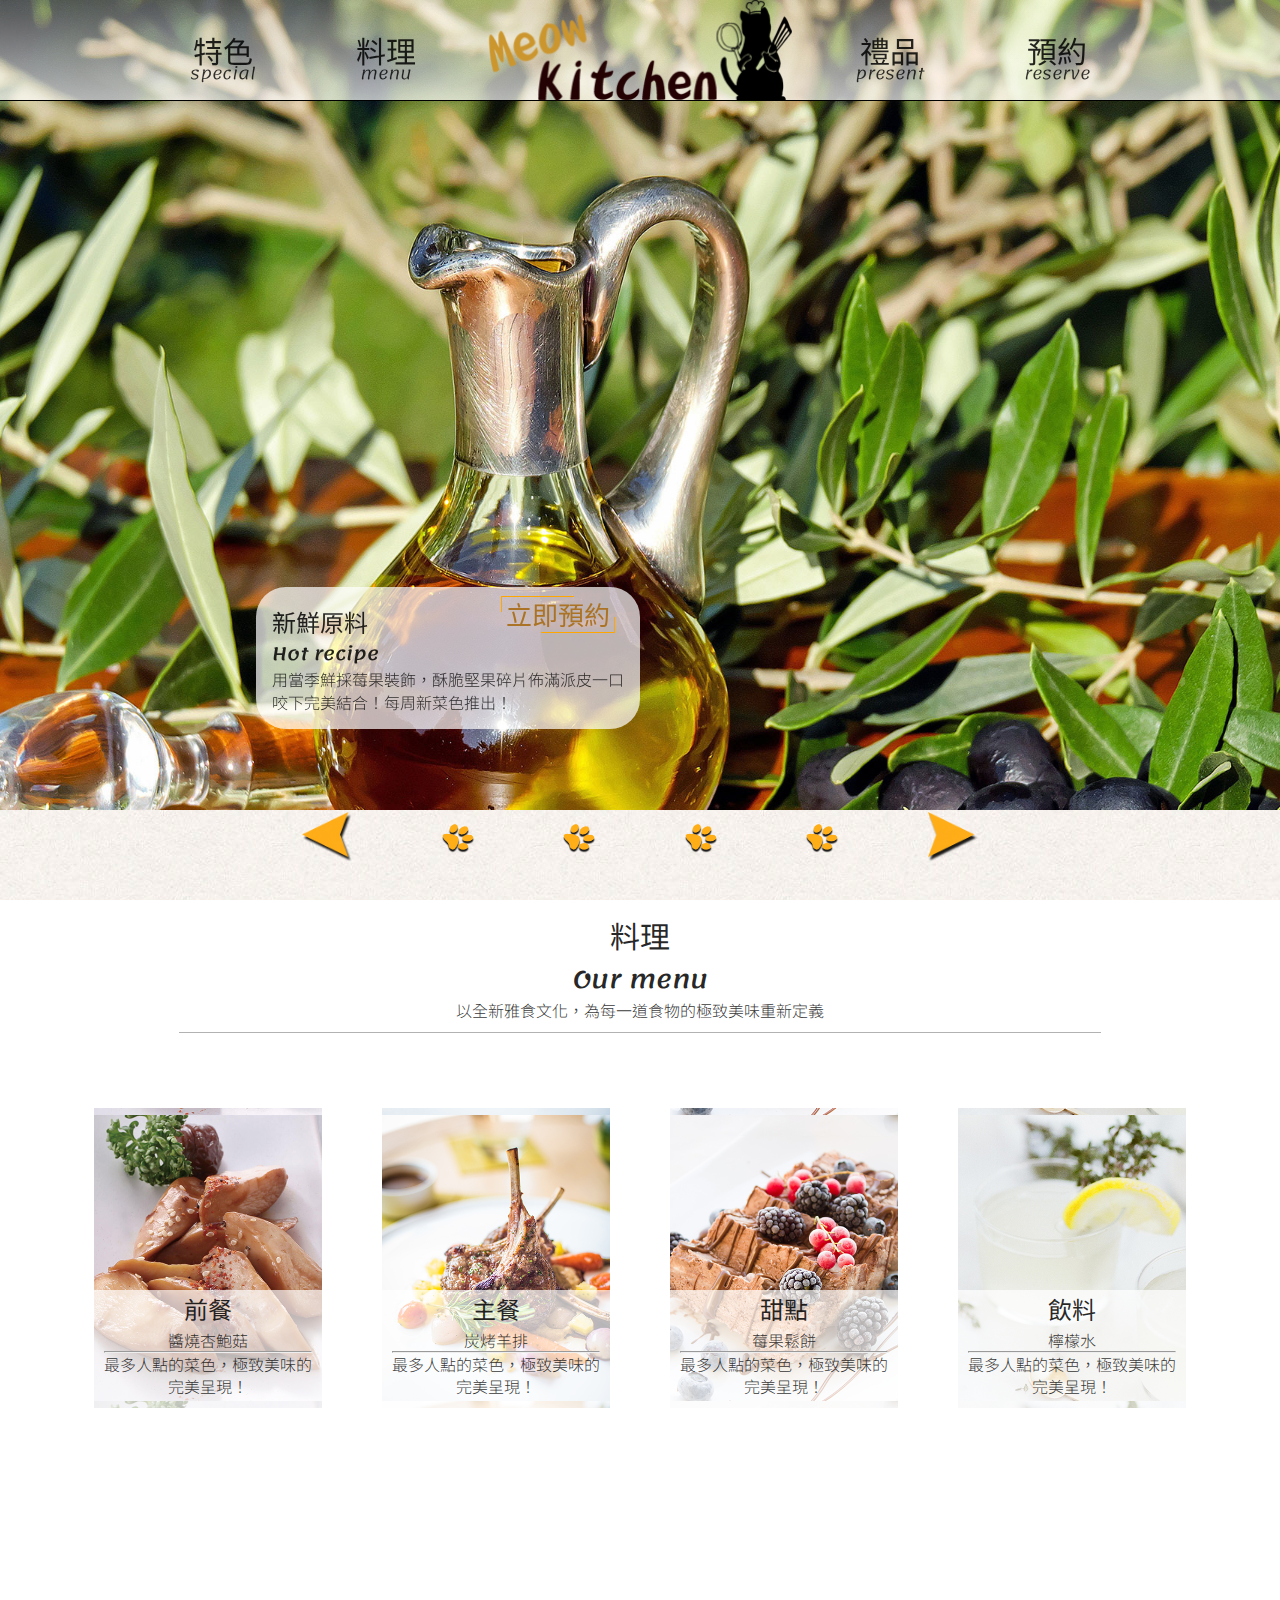
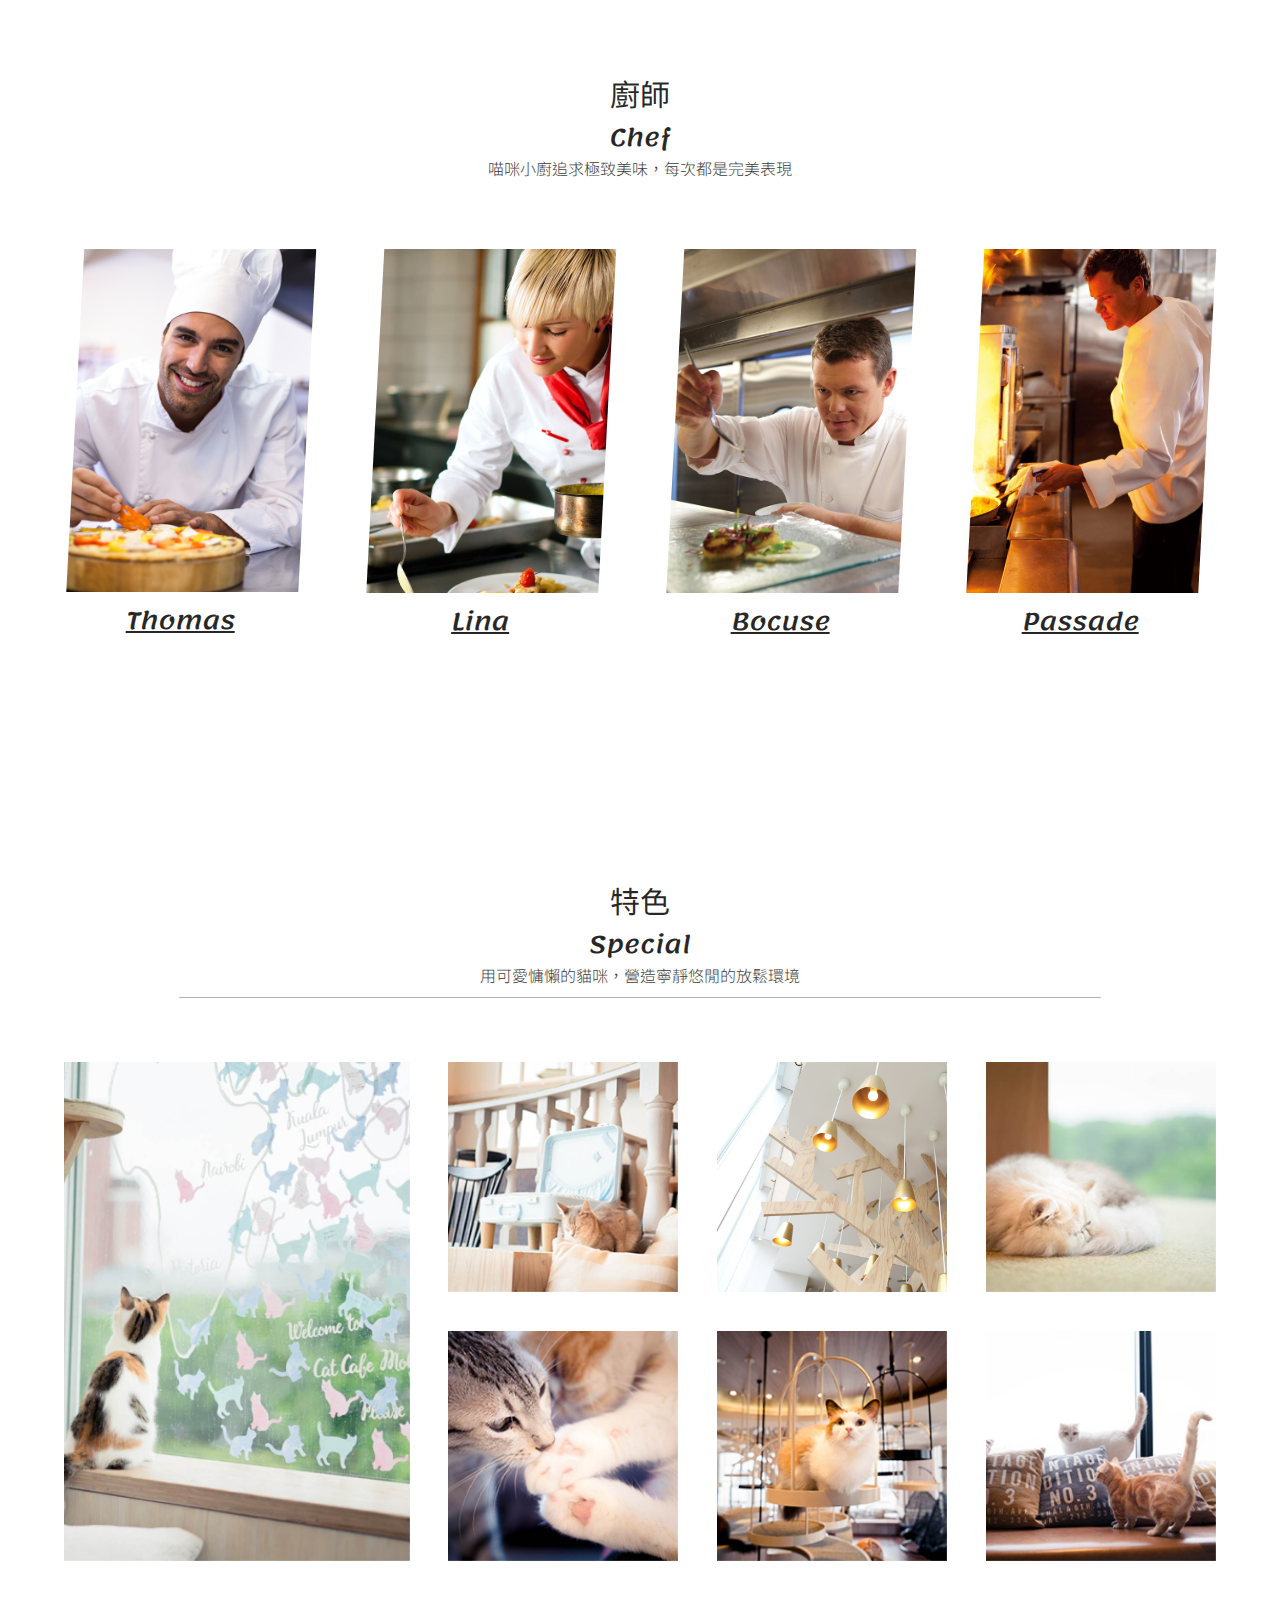
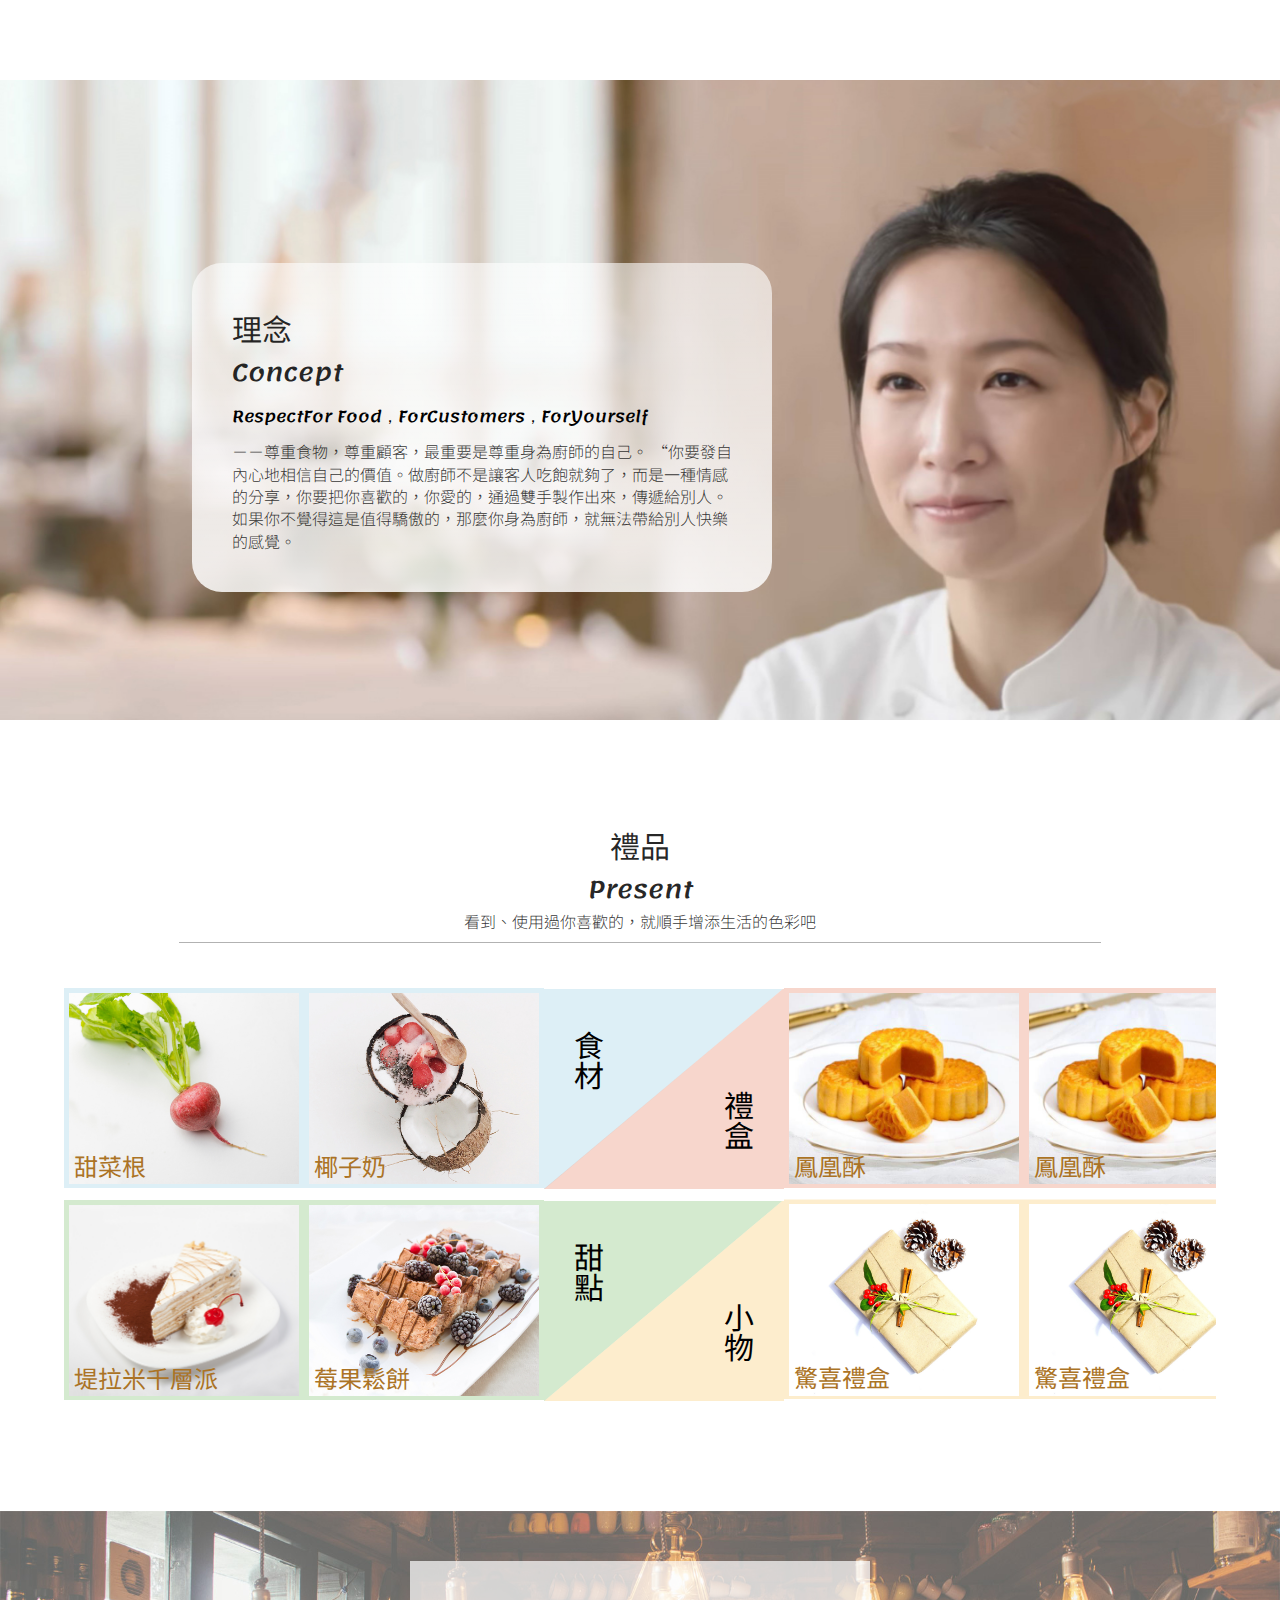
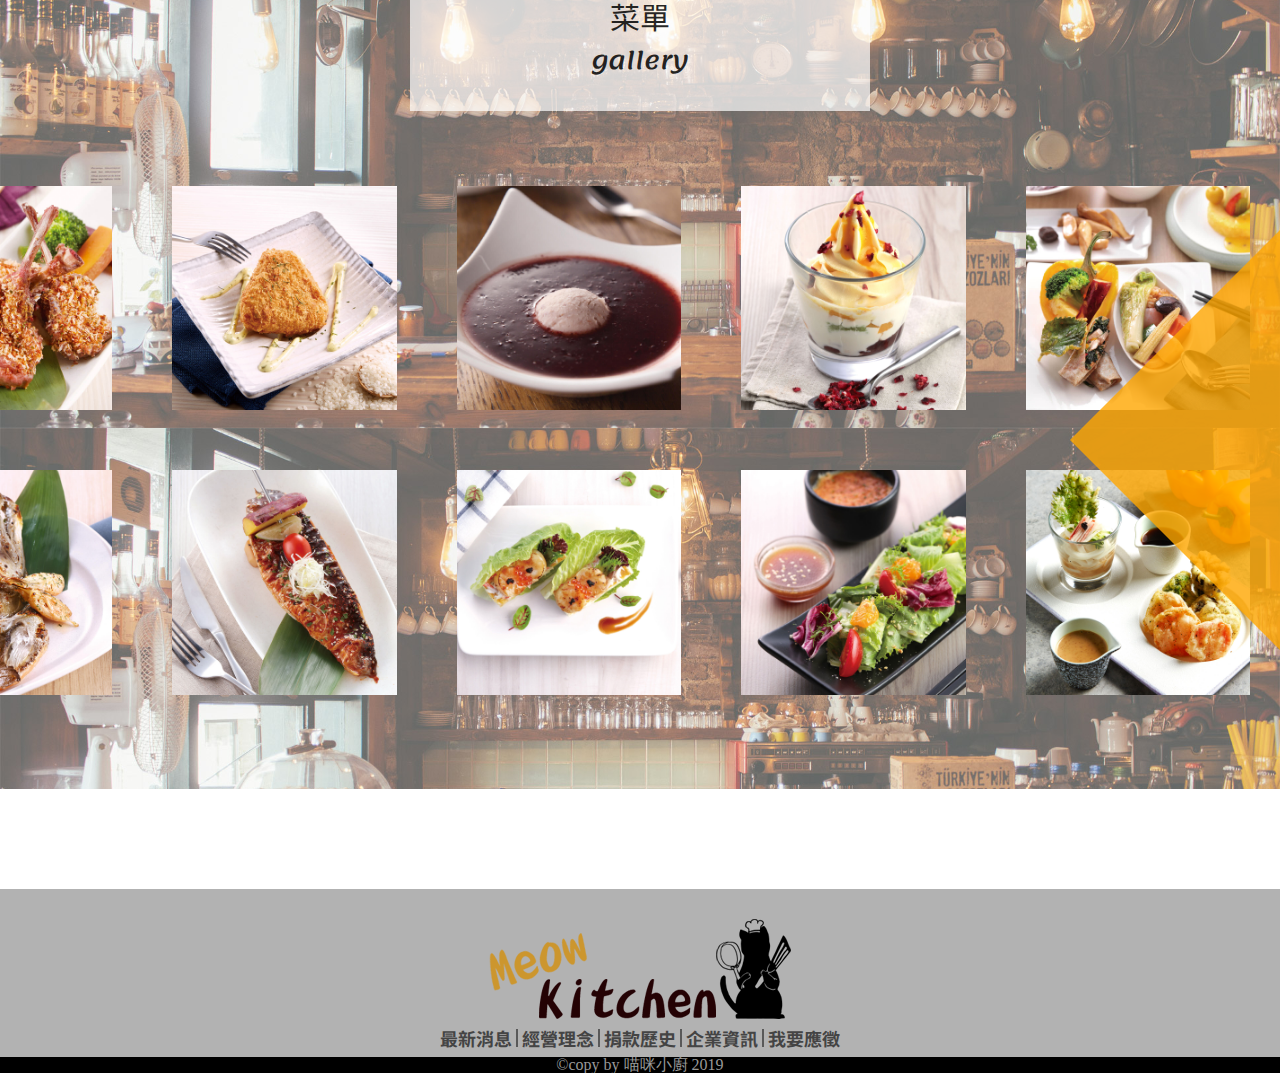
<file: index.html>
<!DOCTYPE html>
<html lang="en">

<head>
    <meta charset="UTF-8">
    <meta name="viewport" content="width=device-width, initial-scale=1.0">
    <meta http-equiv="X-UA-Compatible" content="ie=edge">
    <link rel="Shortcut Icon" type="image/x-icon" href="pic/all/favicon.ico" />
    <title>喵咪小廚</title>
    <link rel="stylesheet" href="css/reset.css">
    <link rel="stylesheet" href="css/style.css">
    <link rel="stylesheet" href="css/index.css">
    <!-- 分享設定 -->

    <meta name="keywords" content="喵咪小廚,">
    <meta name="description" content="就是喵咪小廚喔">
    <meta name="thumbnail" content="http://140.115.236.71/demo-personal/DD102/web/I1900510/pic/reserve/logopencat.png" />
    <!-- 分享facebook -->

    <meta property="og:url" content="http://140.115.236.71/demo-personal/DD102/web/I1900510/index.html" />
    <meta property="og:type" content="website" />
    <meta property="og:title" content="喵咪小廚" />
    <meta property="og:description" content="就是喵咪小廚喔" />
    <meta property="og:image" content="http://140.115.236.71/demo-personal/DD102/web/I1900510/pic/reserve/logopencat.png" />

    <!-- 分享facebook -->
</head>

<body>
    <header id='header_small' class="header_box">
        <!-- header_small -->
        <h1 class="displaynone">喵咪小廚</h1>
        <a id="logo" href="index.html"><img src="pic/all/LOGO.png" alt="喵咪小廚"></a>
        <input type="checkbox" name="input_nav" id="input_nav" class="displaynone">
        <label class="nav_burger" for="input_nav"><span></span></label>
        <nav class="noto">
            <h6 class="displaynone">主選單</h6>
            <a href="index.html"><img src="pic/all/LOGO.png" alt="喵咪小廚"></a>
            <ul>
                <li><a href="special.html">特色 <p class="lemo">special</p> </a></li>
                <li><a href="menu.html">料理 <p class="lemo">menu</p> </a></li>
                <li><a href="reserve.html">預約 <p class="lemo">reserve</p> </a></li>
                <li><a href="present.html">禮品 <p class="lemo">present</p> </a></li>
                <li class="ul_socialocon">
                    <a href="#"><img src="pic/all/021-line.png" alt="line"></a>
                    <a href="#"><img src="pic/all/021-twitter.png" alt="twitter"></a>
                    <a href="#"><img src="pic/all/021-facebook.png" alt="facebook"></a>
                    <a href="#"><img src="pic/all/021-instagram.png" alt="instagram"></a>
                </li>
            </ul>
            <div class="clearfix"></div>

            <label class="nav_fix" for="input_nav"></label>
        </nav>
    </header>


    <section class="section_banner" id="section_banner">
        <div id='banner_group' class="banner_group">
            <div id="banner_group0" class="group_news">
                <div class="group_textcontainer">
                    <h3 class="noto">最新消息</h3>
                    <h4 class="lemo">News</h4>
                    <input type="radio" name="input_banner" id="input_banner1" class="displaynone input_banner">
                    <p class="noto">用當季鮮採莓果裝飾，酥脆堅果碎片佈滿派皮一口咬下完美結合！每周新菜色推出！</p>
                    <label for="input_banner1"><a class="noto" href="reserve.html">立即預約</a></label>
                </div>
            </div>
            <div id="banner_group1" class="group_newrecipe">
                <div class="group_textcontainer">
                    <h3 class="noto">鮮莓碎堅果派</h3>
                    <h4 class="lemo">New recipe</h4>
                    <input type="radio" name="input_banner" id="input_banner2" class="displaynone input_banner">
                    <p class="noto">用當季鮮採莓果裝飾，酥脆堅果碎片佈滿派皮一口咬下完美結合！每周新菜色推出！</p>
                    <label for="input_banner2"><a class="noto" href="reserve.html">立即預約</a></label>
                </div>
            </div>
            <div id="banner_group2" class="group_about">
                <div class="group_textcontainer">
                    <h3 class="noto">關於我們</h3>
                    <h4 class="lemo">About us</h4>
                    <input type="radio" name="input_banner" id="input_banner3" class="displaynone input_banner">
                    <p class="noto">用當季鮮採莓果裝飾，酥脆堅果碎片佈滿派皮一口咬下完美結合！每周新菜色推出！</p>
                    <label for="input_banner3"><a class="noto" href="reserve.html">立即預約</a></label>
                </div>
            </div>
            <div id="banner_group3" class="group_hot">
                <div class="group_textcontainer">
                    <h3 class="noto">新鮮原料</h3>
                    <h4 class="lemo">Hot recipe</h4>
                    <input type="radio" name="input_banner" id="input_banner4" class="displaynone input_banner">
                    <p class="noto">用當季鮮採莓果裝飾，酥脆堅果碎片佈滿派皮一口咬下完美結合！每周新菜色推出！</p>
                    <label for="input_banner4"><a class="noto" href="reserve.html">立即預約</a></label>
                </div>
            </div>
        </div>
        <div class="banner_times">
            <div class="arrowbox" onclick="moveBannerTimesLeft()">
                <img class="arrow" src="pic/index/banner/left.png" alt="箭頭">
            </div>
            <img class="times_pic choose" src="pic/index/banner/catfooter.png" alt="貓腳印" onclick="moveBanner1()">
            <img class="times_pic" src="pic/index/banner/catfooter.png" alt="貓腳印" onclick="moveBanner2()">
            <img class="times_pic" src="pic/index/banner/catfooter.png" alt="貓腳印" onclick="moveBanner3()">
            <img class="times_pic" src="pic/index/banner/catfooter.png" alt="貓腳印" onclick="moveBanner4()">
            <div class="arrowbox" onclick="moveBannerTimesRight()">
                <img class="arrow" src="pic/index/banner/right.png" alt="箭頭">
            </div>
        </div>
    </section>

    <!-- <div id="fb-root"></div>
    <script async defer crossorigin="anonymous"
        src="https://connect.facebook.net/zh_TW/sdk.js#xfbml=1&version=v3.3"></script>


    <div class="fb-share-button" data-href="http://140.115.236.71/demo-personal/DD102/web/I1900510/index.html"
        data-layout="button_count" data-size="small"><a target="_blank"
            href="https://www.facebook.com/sharer/sharer.php?u=http%3A%2F%2F140.115.236.71%2Fdemo-personal%2FDD102%2Fweb%2FI1900510%2Findex.html&amp;src=sdkpreparse"
            class="fb-xfbml-parse-ignore">分享</a></div> -->

    <!-- <div class="line-it-button" data-lang="zh_Hant" data-type="share-a" data-ver="3"
        data-url="http://140.115.236.71/demo-personal/DD102/web/I1900510/index.html" data-color="default"
        data-size="small" data-count="true" style="display: none;"></div>
    <script src="https://d.line-scdn.net/r/web/social-plugin/js/thirdparty/loader.min.js" async="async"
        defer="defer"></script> -->

    <section class="section_food section_mobile_sm section_md">
        <div class="food_title title_box">
            <h2 class="noto">料理</h2>
            <h3 class="lemo">Our menu</h3>
            <p class="noto">以全新雅食文化，為每一道食物的極致美味重新定義</p>
        </div>
        <div class="food_combo">
            <a href="menu.html"></a>
            <img src="pic/index/food/food1.jpg" alt="前菜">
            <div class="food_combotext noto">
                <h3>前餐</h3>
                <p>醬燒杏鮑菇</p>
                <hr>
                <p>最多人點的菜色，極致美味的完美呈現！</p>
            </div>
        </div>
        <div class="food_combo">
            <a href="menu.html"></a>
            <img src="pic/index/food/food2.jpg" alt="主菜">
            <div class="food_combotext noto">
                <h3>主餐</h3>
                <p>炭烤羊排</p>
                <hr>
                <p>最多人點的菜色，極致美味的完美呈現！</p>
            </div>
        </div>
        <div class="food_combo">
            <a href="menu.html"></a>
            <img src="pic/index/food/food3.jpg" alt="甜點">
            <div class="food_combotext noto">
                <h3>甜點</h3>
                <p>莓果鬆餅</p>
                <hr>
                <p>最多人點的菜色，極致美味的完美呈現！</p>
            </div>
        </div>
        <div class="food_combo">
            <a href="menu.html"></a>
            <img src="pic/index/food/food4.jpg" alt="飲品">
            <div class="food_combotext noto">
                <h3>飲料</h3>
                <p>檸檬水</p>
                <hr>
                <p>最多人點的菜色，極致美味的完美呈現！</p>
            </div>
        </div>
    </section>

    <section class="section_chef section_mobile_sm">
        <div class="chef_box">
            <div class="chef_text title_box">
                <h2 class="noto">廚師</h2>
                <h3 class="lemo">Chef</h3>
                <p class="noto">喵咪小廚追求極致美味，每次都是完美表現</p>
            </div>
            <div class="chef_aboutbox">
                <div class="chef_about">
                    <a href="special.html">
                        <img src="pic/index/chef/chef01.jpg" alt="Thomas">
                        <h3 class="lemo">Thomas</h3>
                        <p class="noto text_sm">
                            他說：“我想通過精心挑選的食材、地道純正的備料及烹飪方式，以及最終呈盤的藝術，讓每一款菜品都能盡展最佳風味，充分發揮其內在精髓。無論是餐前小點、主菜抑或餐后甜點，都應該令賓客一見傾心，盡情沉醉於色、香、味的美妙境界中。”
                        </p>
                    </a>
                </div>
                <div class="chef_about">
                    <a href="special.html">
                        <img src="pic/index/chef/chef02.jpg" alt="Lina">
                        <h3 class="lemo">Lina</h3>
                    </a>
                </div>
                <div class="chef_about">
                    <a href="special.html">
                        <img src="pic/index/chef/chef03.jpg" alt="Bocuse">
                        <h3 class="lemo">Bocuse</h3>
                    </a>
                </div>
                <div class="chef_about">
                    <a href="special.html">
                        <img src="pic/index/chef/chef04.jpg" alt="Passade">
                        <h3 class="lemo">Passade</h3>
                    </a>
                </div>
                <div class="clearfix"></div>
            </div>
        </div>
    </section>


    <section class="section_special section_mobile section_md">
        <div class="special_textbox title_box">
            <h2 class="noto">特色</h2>
            <h3 class="lemo">Special</h3>
            <p class="noto">用可愛慵懶的貓咪，營造寧靜悠閒的放鬆環境</p>
        </div>
        <div class="special_imgbox">
            <img class="special_hightcat" src="pic/index/special/image-10.jpg" alt="貓咪風情">
            <img class="special_cat" src="pic/index/special/image-11.jpg" alt="貓咪風情">
            <img class="special_cat" src="pic/index/special/image-13.jpg" alt="貓咪風情">
            <img class="special_cat" src="pic/index/special/image-02.jpg" alt="貓咪風情">
            <img class="special_cat" src="pic/index/special/image-12.jpg" alt="貓咪風情">
            <img class="special_cat" src="pic/index/special/image-40.jpg" alt="貓咪風情">
            <img class="special_cat" src="pic/index/special/image-16.jpg" alt="貓咪風情">
        </div>
        <div class="clearfix"></div>
    </section>


    <section class="section_boss">
        <div class="boss_img"></div>
        <div class="boss_textbox">
            <h2 class="noto">理念</h2>
            <h3 class="lemo">Concept</h3>
            <br>
            <h5 class="lemo">RespectFor Food，ForCustomers，ForYourself</h5>
            <br>
            <p class="noto">－－尊重食物，尊重顧客，最重要是尊重身為廚師的自己。
                “你要發自內心地相信自己的價值。做廚師不是讓客人吃飽就夠了，而是一種情感的分享，你要把你喜歡的，你愛的，通過雙手製作出來，傳遞給別人。如果你不覺得這是值得驕傲的，那麼你身為廚師，就無法帶給別人快樂的感覺。
            </p>
        </div>

    </section>



    <section class="section_item section_mobile_sm section_md">
        <div class="section_itemtext title_box">
            <h2 class="noto">禮品</h2>
            <h3 class="lemo">Present</h3>
            <p class="noto">看到、使用過你喜歡的，就順手增添生活的色彩吧</p>
        </div>

        <div class="item_slidebox noto">
            <div class="item_slide slide_right">
                <div class="item_inslide">
                    <a href="present.html"><img src="pic/index/present/present11.jpg">
                        <span>椰子奶</span>
                    </a>
                </div>
                <div class="item_inslide">
                    <a href="present.html"><img src="pic/index/present/present13.jpg">
                        <span>甜菜根</span>
                    </a>
                </div>
                <div class="item_inslide">
                    <a href="present.html"><img src="pic/index/present/present11.jpg">
                        <span>椰子奶</span>
                    </a>
                </div>
                <div class="item_inslide">
                    <a href="present.html"><img src="pic/index/present/present13.jpg">
                        <span>甜菜根</span>
                    </a>
                </div>
                <div class="item_inslide">
                    <a href="present.html"><img src="pic/index/present/present11.jpg">
                        <span>椰子奶</span>
                    </a>
                </div>
                <div class="item_triangle_right">
                    <label class="noto" for="">食材</label>
                </div>
            </div>
            <div class="item_slide slide_left">
                <div class="item_triangle_left">
                    <label class="noto" for="">禮盒</label>
                </div>
                <div class="item_inslide">
                    <a href="present.html"><img src="pic/index/present/present21.jpg">
                        <span>鳳凰酥</span>
                    </a>
                </div>
                <div class="item_inslide">
                    <a href="present.html"><img src="pic/index/present/present21.jpg">
                        <span>鳳凰酥</span>
                    </a>
                </div>
                <div class="item_inslide">
                    <a href="present.html"><img src="pic/index/present/present21.jpg">
                        <span>鳳凰酥</span>
                    </a>
                </div>
                <div class="item_inslide">
                    <a href="present.html"><img src="pic/index/present/present21.jpg">
                        <span>鳳凰酥</span>
                    </a>
                </div>
                <div class="item_inslide">
                    <a href="present.html"><img src="pic/index/present/present21.jpg">
                        <span>鳳凰酥</span>
                    </a>
                </div>
            </div>
        </div>
        <div class="item_slidebox noto">
            <div class="item_slide slide_right">
                <div class="item_inslide">
                    <a href="present.html"><img src="pic/index/present/present31.jpg">
                        <span>堤拉米千層派</span>
                    </a>
                </div>
                <div class="item_inslide">
                    <a href="present.html"><img src="pic/index/present/present32.jpg">
                        <span>莓果鬆餅</span>
                    </a>
                </div>
                <div class="item_inslide">
                    <a href="present.html"><img src="pic/index/present/present33.jpg">
                        <span>杯子蛋糕</span>
                    </a>
                </div>
                <div class="item_inslide">
                    <a href="present.html"><img src="pic/index/present/present31.jpg">
                        <span>堤拉米千層派</span>
                    </a>
                </div>
                <div class="item_inslide">
                    <a href="present.html"><img src="pic/index/present/present32.jpg">
                        <span>莓果鬆餅</span>
                    </a>
                </div>
                <div class="item_triangle_right">
                    <label class="noto" for="">甜點</label>
                </div>
            </div>
            <div class="item_slide slide_left">
                <div class="item_triangle_left">
                    <label class="noto" for="">小物</label>
                </div>
                <div class="item_inslide">
                    <a href="present.html"><img src="pic/index/present/present41.jpg">
                        <span>驚喜禮盒</span>
                    </a>
                </div>
                <div class="item_inslide">
                    <a href="present.html"><img src="pic/index/present/present41.jpg">
                        <span>驚喜禮盒</span>
                    </a>
                </div>
                <div class="item_inslide">
                    <a href="present.html"><img src="pic/index/present/present41.jpg">
                        <span>驚喜禮盒</span>
                    </a>
                </div>
                <div class="item_inslide">
                    <a href="present.html"><img src="pic/index/present/present41.jpg">
                        <span>驚喜禮盒</span>
                    </a>
                </div>
                <div class="item_inslide">
                    <a href="present.html"><img src="pic/index/present/present41.jpg">
                        <span>驚喜禮盒</span>
                    </a>
                </div>
            </div>
        </div>
    </section>

    <section class="section_gallery">
        <div class="gallery_title title_box">
            <h2 class="noto">菜單</h2>
            <h3 class="lemo">gallery</h3>
        </div>
        <input type="checkbox" name="gallery_check" id="gallery_check">
        <div class="gallery_imggroup">
            <label class="gallery_arrowleft" for="gallery_check"></label>
            <label class="gallery_arrowright" for="gallery_check"></label>
            <div onclick="location.href='menu.html'" class="gallery_imgbox"><img src="pic/index/gallery/gallery01.jpg"
                    alt="餐廳菜品"><img class="gallery_img" src="pic/index/gallery/gallery01_ch.jpg" alt="餐廳菜品"></div>
            <div onclick="location.href='menu.html'" class="gallery_imgbox"><img src="pic/index/gallery/gallery02.jpg"
                    alt="餐廳菜品"><img class="gallery_img" src="pic/index/gallery/gallery02_ch.jpg" alt="餐廳菜品"></div>
            <div onclick="location.href='menu.html'" class="gallery_imgbox"><img src="pic/index/gallery/gallery03.jpg"
                    alt="餐廳菜品"><img class="gallery_img" src="pic/index/gallery/gallery03_ch.jpg" alt="餐廳菜品"></div>
            <div onclick="location.href='menu.html'" class="gallery_imgbox"><img src="pic/index/gallery/gallery04.jpg"
                    alt="餐廳菜品"><img class="gallery_img" src="pic/index/gallery/gallery04_ch.jpg" alt="餐廳菜品"></div>
            <div onclick="location.href='menu.html'" class="gallery_imgbox"><img src="pic/index/gallery/gallery05.jpg"
                    alt="餐廳菜品"><img class="gallery_img" src="pic/index/gallery/gallery05_ch.jpg" alt="餐廳菜品"></div>
            <div onclick="location.href='menu.html'" class="gallery_imgbox"><img src="pic/index/gallery/gallery06.jpg"
                    alt="餐廳菜品"><img class="gallery_img" src="pic/index/gallery/gallery06_ch.jpg" alt="餐廳菜品"></div>
            <div onclick="location.href='menu.html'" class="gallery_imgbox"><img src="pic/index/gallery/gallery07.jpg"
                    alt="餐廳菜品"><img class="gallery_img" src="pic/index/gallery/gallery07_ch.jpg" alt="餐廳菜品"></div>
            <div onclick="location.href='menu.html'" class="gallery_imgbox"><img src="pic/index/gallery/gallery08.jpg"
                    alt="餐廳菜品"><img class="gallery_img" src="pic/index/gallery/gallery08_ch.jpg" alt="餐廳菜品"></div>
            <div onclick="location.href='menu.html'" class="gallery_imgbox"><img src="pic/index/gallery/gallery09.jpg"
                    alt="餐廳菜品"><img class="gallery_img" src="pic/index/gallery/gallery09_ch.jpg" alt="餐廳菜品"></div>
        </div>

    </section>

    <section class="section_footer noto">
        <div class="footer_box">
            <a href="index.html"><img src="pic/all/LOGO.png" alt="貓咪小廚"></a>
            <a href="#">最新消息</a>
            <a href="#">經營理念</a>
            <a href="#">捐款歷史</a>
            <a href="#">企業資訊</a>
            <a href="#">我要應徵</a>
        </div>
    </section>


    <footer>&copy;copy by 喵咪小廚 2019</footer>

    <script src="js/index.js"></script>
    <script>
        window.addEventListener('load', init, false);
        window.addEventListener('resize', reSize, false);
        window.addEventListener('scroll', scrollTop, false);

        function init() {
            getId();
            reSize();
            moveBannerTimesRight();
            touchmoveBanner();
        }

        function scrollTop() {
            var viewScroll = document.documentElement.scrollTop; //偵測滑鼠滾動位置
            var viewhight = parseInt(window.outerHeight) //偵測高度
            var header_small = document.getElementById('header_small');
            if (viewScroll > 200) {
                header_small.classList.add('header_small');
            } else {

                header_small.classList.remove('header_small');
            }
            arrowMove(viewScroll, viewhight);
        }

        function reSize() {
            if (bannerWidth > 1200) {
                for (let i = 0; i <= 1; i++) {
                    slide_lefts[i].addEventListener('mouseover', (function () {
                        slide_rights[i].classList.add('moveright');
                        // console.log('近來');
                    }), false);
                    slide_lefts[i].addEventListener('mouseout', (function () {
                        slide_rights[i].classList.remove('moveright');
                        // console.log('出去');
                    }), false);
                }
            } else {
                for (let i = 0; i <= 1; i++) {
                    slide_lefts[i].removeEventListener('mouseover', (function () {
                        slide_rights[i].classList.add('moveright');
                        // console.log('近來');
                    }), false);
                    slide_lefts[i].removeEventListener('mouseout', (function () {
                        slide_rights[i].classList.remove('moveright');
                        // console.log('出去');
                    }), false);
                }
            }
            bannerWidth = section_banner.offsetWidth;
            for (let i = 0; i < banner_group.length; i++) {
                banner_group[i].style.transform = `rotateY(${i * 90}deg) translateZ(${(bannerWidth) / 2}px)`;
            }
            dice.style.transform = `translateZ(${- (bannerWidth) / 2}px) rotateY(${time * 90}deg)`;
        }
    </script>
</body>

</html>
</file>
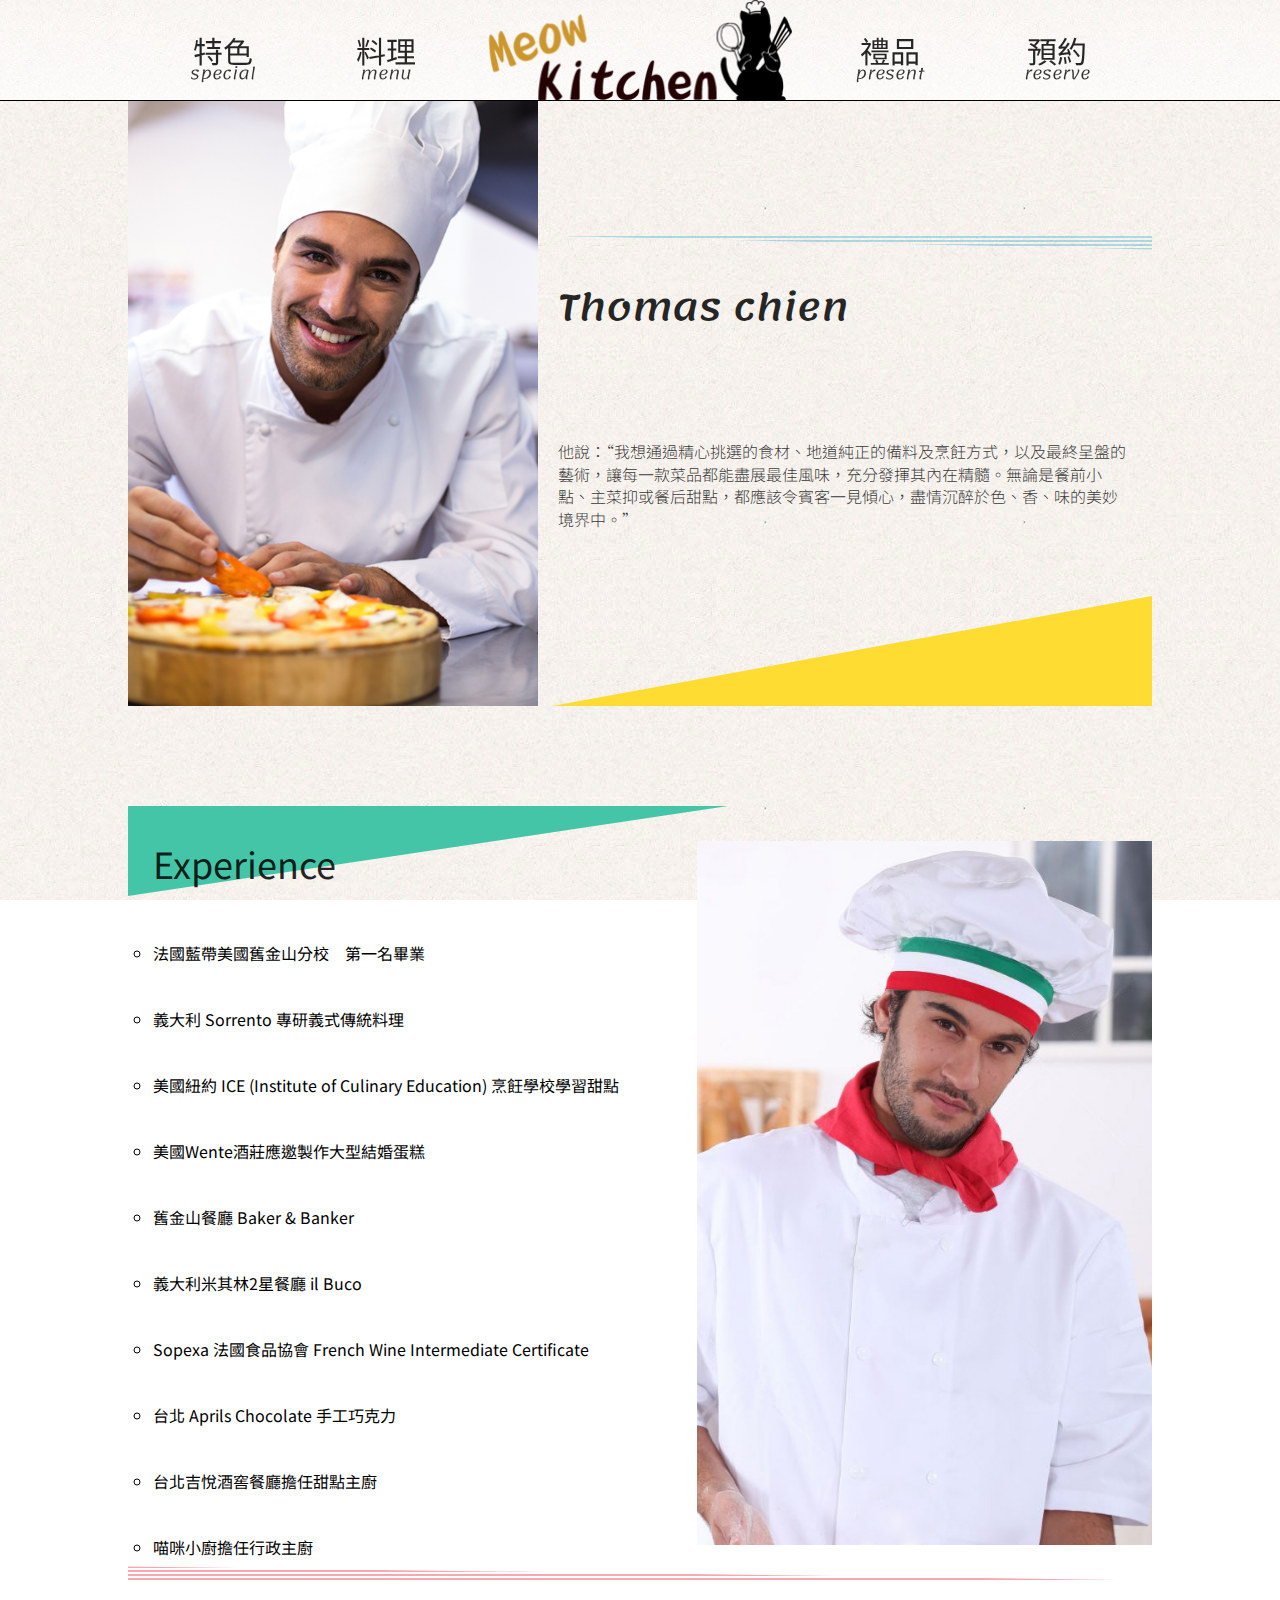
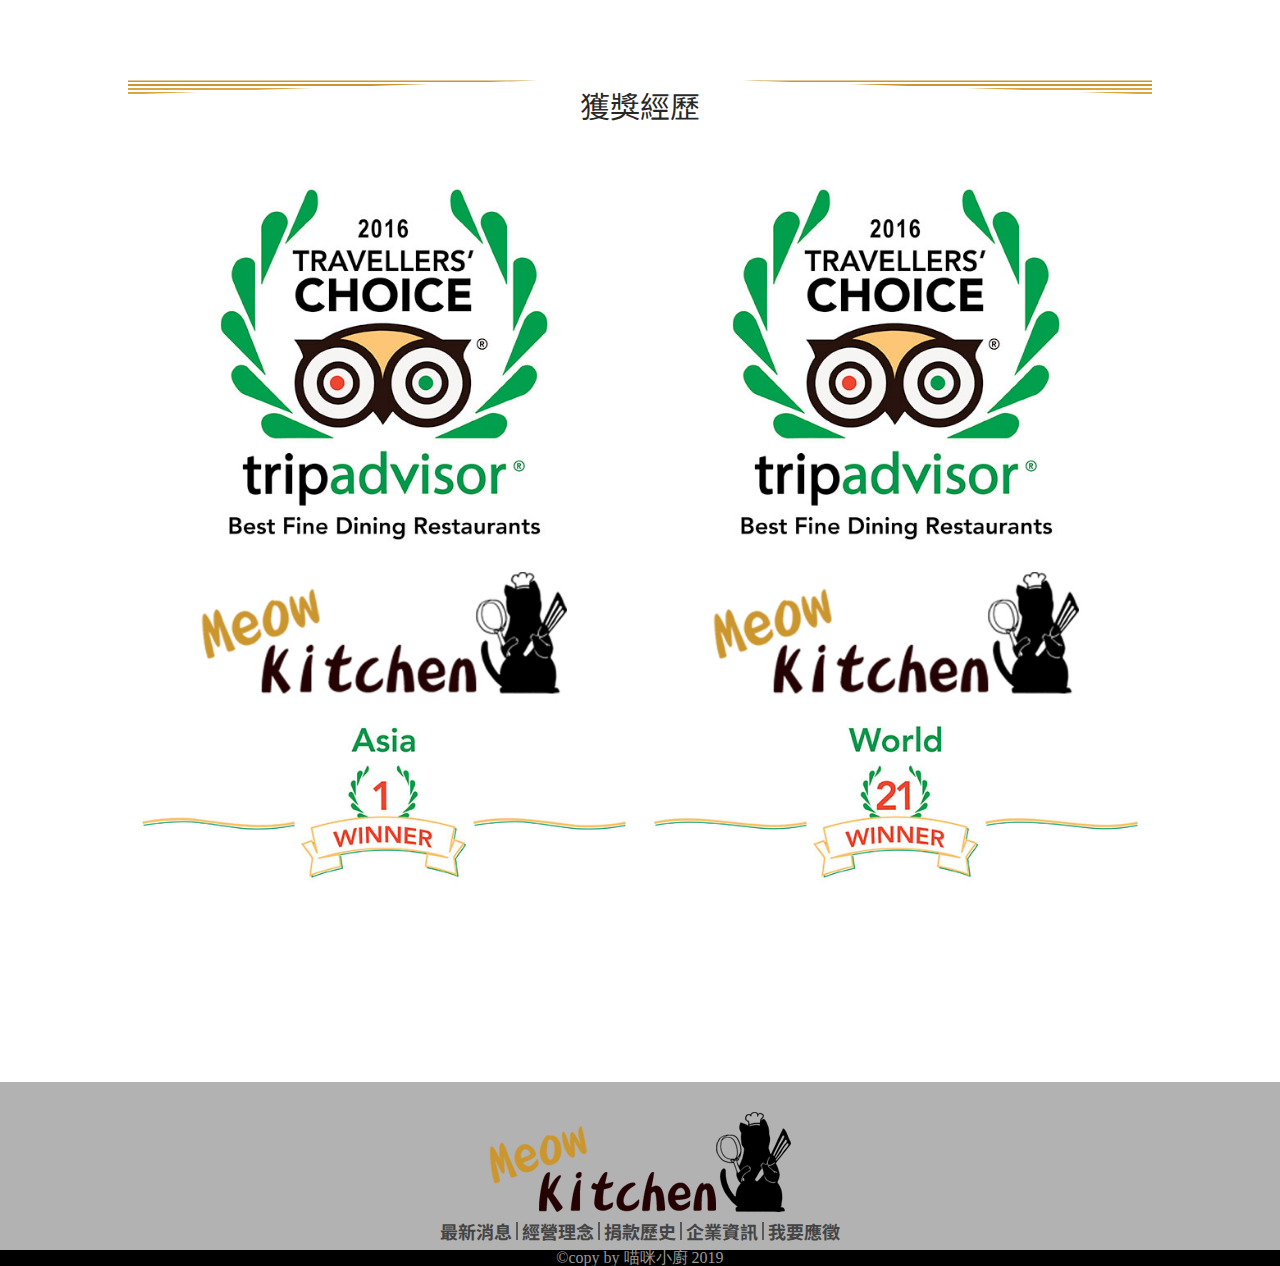
<file: chef.html>
<!DOCTYPE html>
<html lang="en">

<head>
    <meta charset="UTF-8">
    <meta name="viewport" content="width=device-width, initial-scale=1.0">
    <meta http-equiv="X-UA-Compatible" content="ie=edge">
    <link rel="Shortcut Icon" type="image/x-icon" href="pic/all/favicon.ico" />
    <title>喵咪小廚</title>
    <link rel="stylesheet" href="css/reset.css">
    <link rel="stylesheet" href="css/style.css">
    <link rel="stylesheet" href="css/chef.css">

</head>

<body>
    <header id='header_small' class="header_box">
        <!-- header_small -->
        <h1 class="displaynone">喵咪小廚</h1>
        <a id="logo" href="index.html"><img src="pic/all/LOGO.png" alt="喵咪小廚"></a>
        <input type="checkbox" name="input_nav" id="input_nav" class="displaynone">
        <label class="nav_burger" for="input_nav"><span></span></label>
        <nav class="noto">
            <h6 class="displaynone">主選單</h6>
            <a href="index.html"><img src="pic/all/LOGO.png" alt="喵咪小廚"></a>
            <ul>
                <li><a href="special.html">特色 <p class="lemo">special</p> </a></li>
                <li><a href="menu.html">料理 <p class="lemo">menu</p> </a></li>
                <li><a href="reserve.html">預約 <p class="lemo">reserve</p> </a></li>
                <li><a href="present.html">禮品 <p class="lemo">present</p> </a></li>
                <li class="ul_socialocon">
                    <a href="#"><img src="pic/all/021-line.png" alt="line"></a>
                    <a href="#"><img src="pic/all/021-twitter.png" alt="twitter"></a>
                    <a href="#"><img src="pic/all/021-facebook.png" alt="facebook"></a>
                    <a href="#"><img src="pic/all/021-instagram.png" alt="instagram"></a>
                </li>
            </ul>
            <div class="clearfix"></div>
            
        <label class="nav_fix" for="input_nav"></label>
        </nav>
    </header>

    <section class="section_chef section_sm section_table">
        <div class="chef_img">
            <img src="pic/special/chef01.jpg" alt="Thomas">
        </div>
        <div class="chef_about">
            <h1 class="lemo">Thomas chien</h1>
            <p class="noto">
                他說：“我想通過精心挑選的食材、地道純正的備料及烹飪方式，以及最終呈盤的藝術，讓每一款菜品都能盡展最佳風味，充分發揮其內在精髓。無論是餐前小點、主菜抑或餐后甜點，都應該令賓客一見傾心，盡情沉醉於色、香、味的美妙境界中。”
            </p>
        </div>
    </section>

    <section class="section_exp section_sm section_table noto">
        <ul>
            <li>
                <h1>Experience</h1>
            </li>
            <li>法國藍帶美國舊金山分校　第一名畢業</li>
            <li>義大利 Sorrento 專研義式傳統料理</li>
            <li>美國紐約 ICE (Institute of Culinary Education) 烹飪學校學習甜點</li>
            <li>美國Wente酒莊應邀製作大型結婚蛋糕</li>
            <li>舊金山餐廳 Baker & Banker</li>
            <li>義大利米其林2星餐廳 il Buco</li>
            <li>Sopexa 法國食品協會 French Wine Intermediate Certificate</li>
            <li>台北 Aprils Chocolate 手工巧克力</li>
            <li>台北吉悅酒窖餐廳擔任甜點主廚</li>
            <li>喵咪小廚擔任行政主廚</li>
        </ul>
        <div class="exp_img">
            <img src="pic/index/chef/chef011.jpg" alt="廚師平日">
        </div>
    </section>
    <section class="section_win section_sm section_table">
        <h2 class="noto">獲獎經歷</h2>
        <img src="pic/index/chef/dk-asia.jpg" alt="">
        <img src="pic/index/chef/dk-world.jpg" alt="">
    </section>

    <section class="section_step noto">
        <div class="step_back"><a href="special.html">返回</a></div>
        <div class="step_next"><a href="chef.html">下一位廚師</a></div>
        <div class="clearfix"></div>
    </section>

    <section class="section_footer noto">
        <div class="footer_box">
            <a href="index.html"><img src="pic/all/LOGO.png" alt="貓咪小廚"></a>
            <a href="#">最新消息</a>
            <a href="#">經營理念</a>
            <a href="#">捐款歷史</a>
            <a href="#">企業資訊</a>
            <a href="#">我要應徵</a>
        </div>
    </section>
    <footer>&copy;copy by 喵咪小廚 2019</footer>
    <script src="js/bread.js"></script>
    <script>
        window.addEventListener('load', init, false);
        window.addEventListener('resize', reSize, false);
        window.addEventListener('scroll', scrollTop, false);

        function init() {
            reSize();
        }

        function scrollTop() {
            var viewScroll = document.documentElement.scrollTop; //偵測滑鼠滾動位置
            var viewhight = parseInt(window.outerHeight) //偵測物件所在高度
            var header_small = document.getElementById('header_small');
            if (viewScroll > 200) {
                header_small.classList.add('header_small');
            } else {

                header_small.classList.remove('header_small');
            }
            bread(viewScroll,viewhight);
        }

        function reSize() {

        }
    </script>
</body>

</html>
</file>
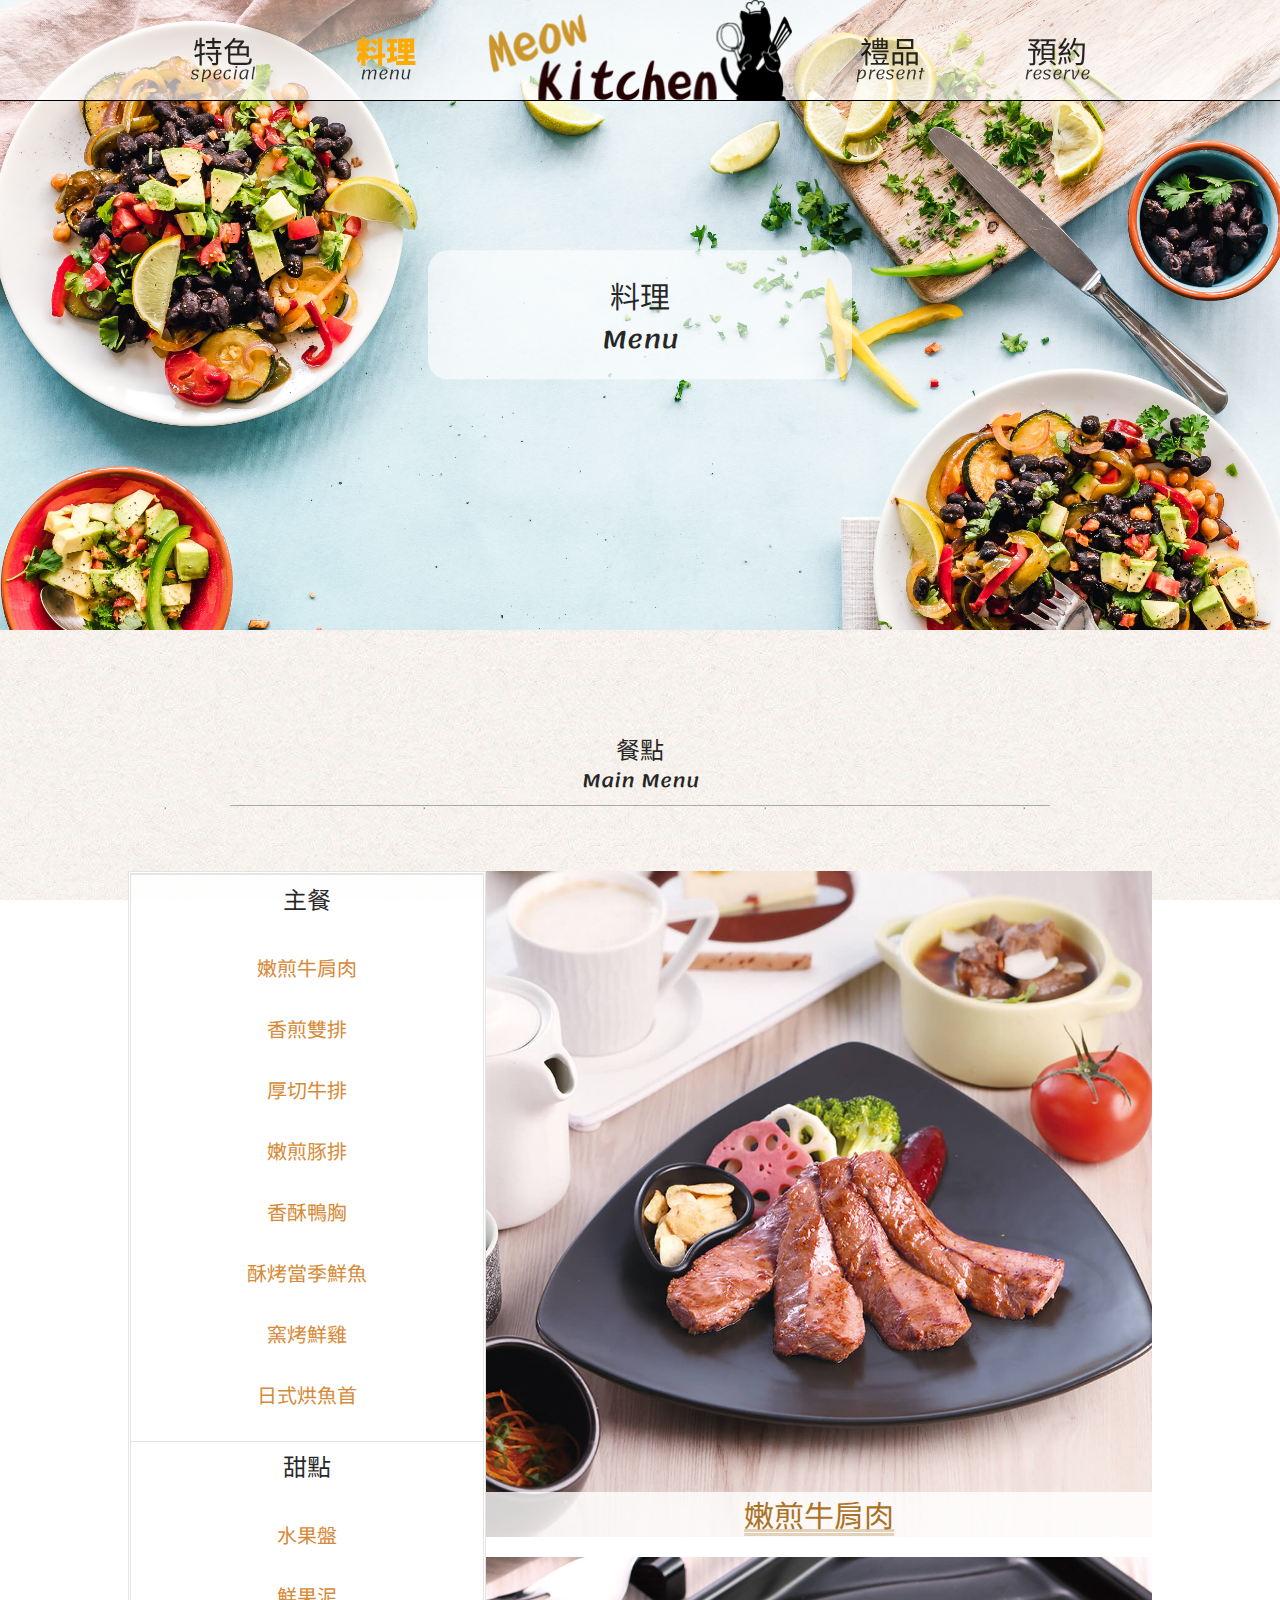
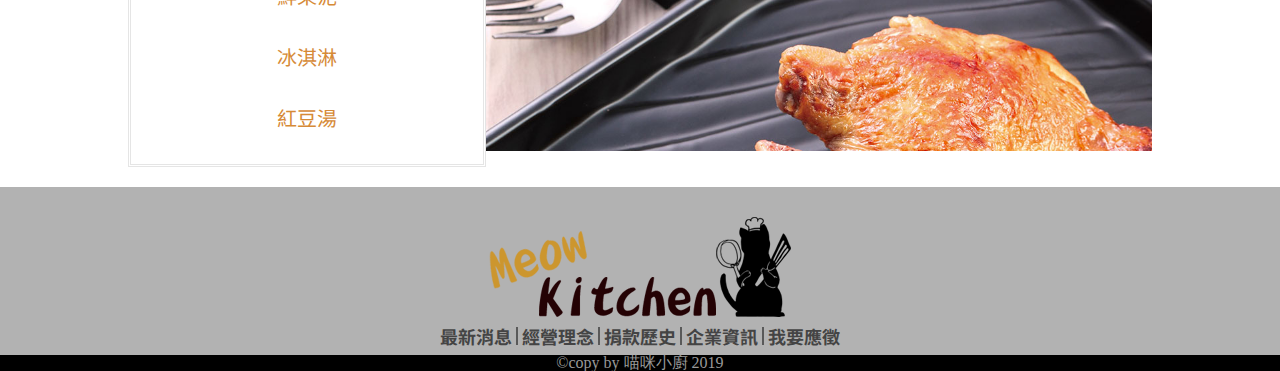
<file: menu.html>
<!DOCTYPE html>
<html lang="en">

<head>
    <meta charset="UTF-8">
    <meta name="viewport" content="width=device-width, initial-scale=1.0">
    <meta http-equiv="X-UA-Compatible" content="ie=edge">
    <link rel="Shortcut Icon" type="image/x-icon" href="pic/all/favicon.ico"/>
    <title>喵咪小廚</title>
    <link rel="stylesheet" href="css/reset.css">
    <link rel="stylesheet" href="css/style.css">
    <link rel="stylesheet" href="css/menu.css">

</head>

<body>
    <header id='header_small' class="header_box">
        <!-- header_small -->
        <h1 class="displaynone">喵咪小廚</h1>
        <a id="logo" href="index.html"><img src="pic/all/LOGO.png" alt="喵咪小廚"></a>
        <input type="checkbox" name="input_nav" id="input_nav" class="displaynone">
        <label class="nav_burger" for="input_nav"><span></span></label>
        <nav class="noto">
            <h6 class="displaynone">主選單</h6>
            <a href="index.html"><img src="pic/all/LOGO.png" alt="喵咪小廚"></a>
            <ul>
                <li><a href="special.html">特色 <p class="lemo">special</p> </a></li>
                <li><a id="choose" href="menu.html">料理 <p class="lemo">menu</p> </a></li>
                <li><a href="reserve.html">預約 <p class="lemo">reserve</p> </a></li>
                <li><a href="present.html">禮品 <p class="lemo">present</p> </a></li>
                <li class="ul_socialocon">
                    <a href="#"><img src="pic/all/021-line.png" alt="line"></a>
                    <a href="#"><img src="pic/all/021-twitter.png" alt="twitter"></a>
                    <a href="#"><img src="pic/all/021-facebook.png" alt="facebook"></a>
                    <a href="#"><img src="pic/all/021-instagram.png" alt="instagram"></a>
                </li>
            </ul>
            <div class="clearfix"></div>
            
        <label class="nav_fix" for="input_nav"></label>
        </nav>
    </header>

    <section class="section_banner">
        <div class="banner_cd">
            <div class="banner_title">
                <h2 class="noto">料理</h2>
                <h3 class="lemo">Menu</h3>
            </div>
            <div class="title_logo">
                <img src="pic/special/logocat.png" alt="kogo">
            </div>
        </div>
    </section>
    <div class="div_body">
        <div class="main_title title_box">
            <h3 class="noto">餐點</h3>
            <h4 class="lemo">Main Menu</h4>
        </div>
        <div class="body_nav">
            <h3 class="noto">主餐</h3>
            <h4 class="noto">嫩煎牛肩肉</h4>
            <h4 class="noto">香煎雙排</h4>
            <h4 class="noto">厚切牛排</h4>
            <h4 class="noto">嫩煎豚排</h4>
            <h4 class="noto">香酥鴨胸</h4>
            <h4 class="noto">酥烤當季鮮魚</h4>
            <h4 class="noto">窯烤鮮雞</h4>
            <h4 class="noto">日式烘魚首</h4>
            <h3 class="noto">甜點</h3>
            <h4 class="noto">水果盤</h4>
            <h4 class="noto">鮮果泥</h4>
            <h4 class="noto">冰淇淋</h4>
            <h4 class="noto">紅豆湯</h4>
        </div>
        <div class="body_main">
            <section class="section_main">
                <div class="main_group">
                    <div class="main_itembox">
                        <div id='nav_scroll0' class="main_item">
                            <h4 class="noto"><a href="origin.html">嫩煎牛肩肉</a></h4>
                            <img src="pic/menu/menu41.jpg" alt="嫩煎牛肩肉">
                        </div>
                        <div id='nav_scroll1' class="main_item item_back">
                            <h4 class="noto"><a href="origin.html">香煎雙排(牛雞)</a></h4>
                            <img src="pic/menu/menu42.jpg" alt="香煎雙排(牛雞)">
                        </div>
                    </div>
                    <div class="main_itembox">
                        <div id='nav_scroll2' class="main_item">
                            <h4 class="noto"><a href="origin.html">厚切牛排</a></h4>
                            <img src="pic/menu/menu43.jpg" alt="厚切牛排">
                        </div>
                        <div id='nav_scroll3' class="main_item item_back">
                            <h4 class="noto"><a href="origin.html">嫩煎豚排</a></h4>
                            <img src="pic/menu/menu44.jpg" alt="嫩煎豚排">
                        </div>
                    </div>
                    <div class="main_itembox">
                        <div id='nav_scroll4' class="main_item">
                            <h4 class="noto"><a href="origin.html">香酥鴨胸</a></h4>
                            <img src="pic/menu/menu45.jpg" alt="香酥鴨胸">
                        </div>
                        <div id='nav_scroll5' class="main_item item_back">
                            <h4 class="noto"><a href="origin.html">酥烤當季鮮魚</a></h4>
                            <img src="pic/menu/menu46.jpg" alt="酥烤當季鮮魚">
                        </div>
                    </div>
                    <div class="main_itembox">
                        <div id='nav_scroll6' class="main_item">
                            <h4 class="noto"><a href="origin.html">窯烤鮮雞</a></h4>
                            <img src="pic/menu/menu47.jpg" alt="窯烤鮮雞">
                        </div>
                        <div id='nav_scroll7' class="main_item item_back">
                            <h4 class="noto"><a href="origin.html">日式烘魚首</a></h4>
                            <img src="pic/menu/menu48.jpg" alt="日式烘魚首">
                        </div>
                    </div>
                </div>
            </section>
            <div class="section_dessert">
                <div class="dessert_title title_box">
                    <h3 class="noto">甜點</h3>
                    <h4 class="lemo">Dessert</h4>
                </div>
                <div class="dessert_cd">
                    <div id='nav_scroll8' class="dessert_item">
                        <img src="pic/menu/menu61.jpg" alt="水果盤">
                        <h4 class="noto"><a href="origin.html">水果盤</a></h4>
                    </div>
                    <div id='nav_scroll9' class="dessert_item">
                        <img src="pic/menu/menu55.jpg" alt="鮮果泥">
                        <h4 class="noto"><a href="origin.html">鮮果泥</a></h4>
                    </div>
                    <div id='nav_scroll10' class="dessert_item">
                        <img src="pic/menu/menu63.jpg" alt="冰淇淋">
                        <h4 class="noto"><a href="origin.html">冰淇淋</a></h4>
                    </div>
                    <div id='nav_scroll11' class="dessert_item">
                        <img src="pic/menu/menu62.jpg" alt="紅豆湯">
                        <h4 class="noto"><a href="origin.html">紅豆湯</a></h4>
                    </div>
                </div>
                </section>
            </div>
        </div>
        <div class="clearfix"></div>
    </div>
    <div class="clearfix"></div>
    <section class="section_footer noto">
        <div class="footer_box">
            <a href="index.html"><img src="pic/all/LOGO.png" alt="logo"></a>
            <a href="#">最新消息</a>
            <a href="#">經營理念</a>
            <a href="#">捐款歷史</a>
            <a href="#">企業資訊</a>
            <a href="#">我要應徵</a>
        </div>
    </section>


    <footer>&copy;copy by 喵咪小廚 2019</footer>

    <script src="js/menu.js"></script>
    <script>
        window.addEventListener('load', init, false);
        window.addEventListener('resize', reSize, false);
        window.addEventListener('scroll', scrollTop, false);
        function init() {
            reSize();
        }

        function scrollTop() {
            var viewScroll = document.documentElement.scrollTop; //偵測滑鼠滾動位置
            var viewhight = parseInt(window.outerHeight) //偵測物件高度
            var header_small = document.getElementById('header_small');
            if (viewScroll > 200) {
                header_small.classList.add('header_small');
            } else {

                header_small.classList.remove('header_small');
            }
        }

        function reSize() {
            for (let i = 0; i < 12; i++) {
                nav_scroll[i] = document.getElementById(`nav_scroll${i}`);
                // console.log(nav_scroll[i].offsetTop);
            }
            scroll = nav_scroll[1].offsetHeight;
            addButtomEven();
        }
    </script>
</body>

</html>
</file>
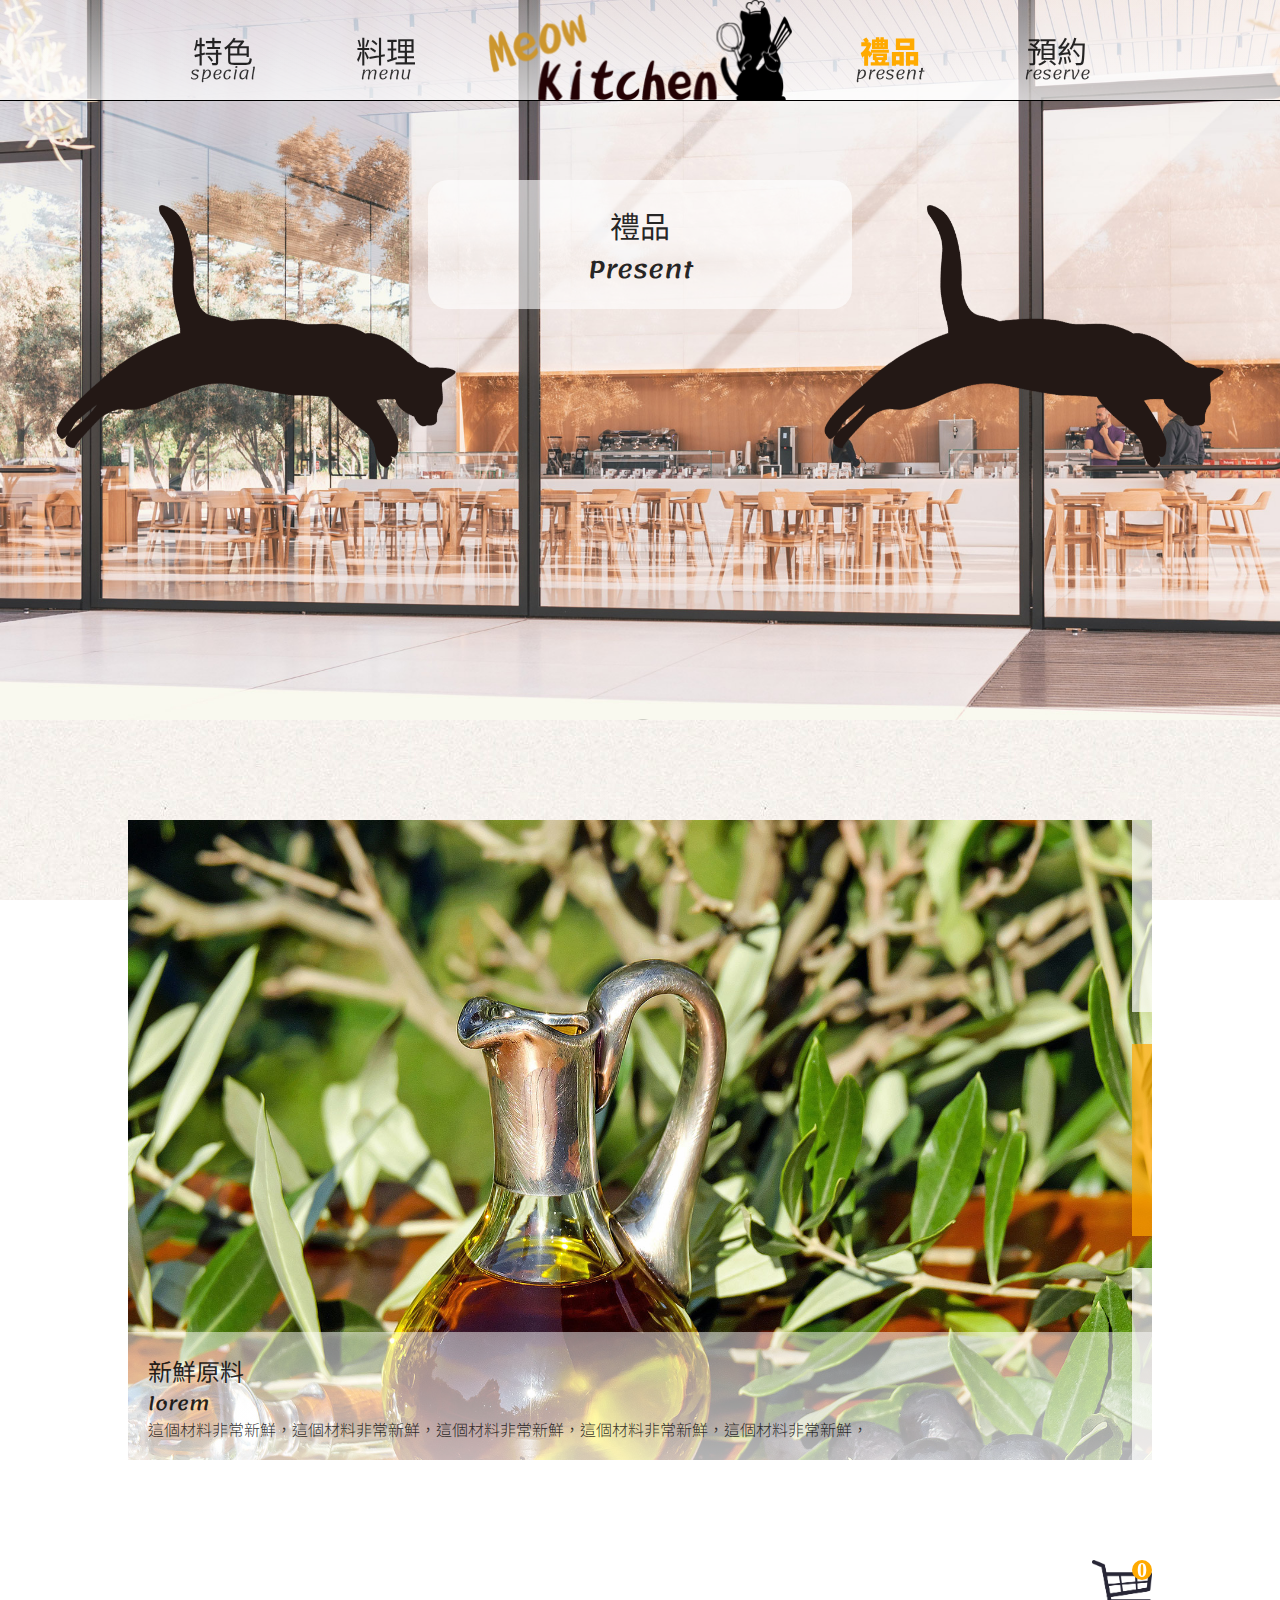
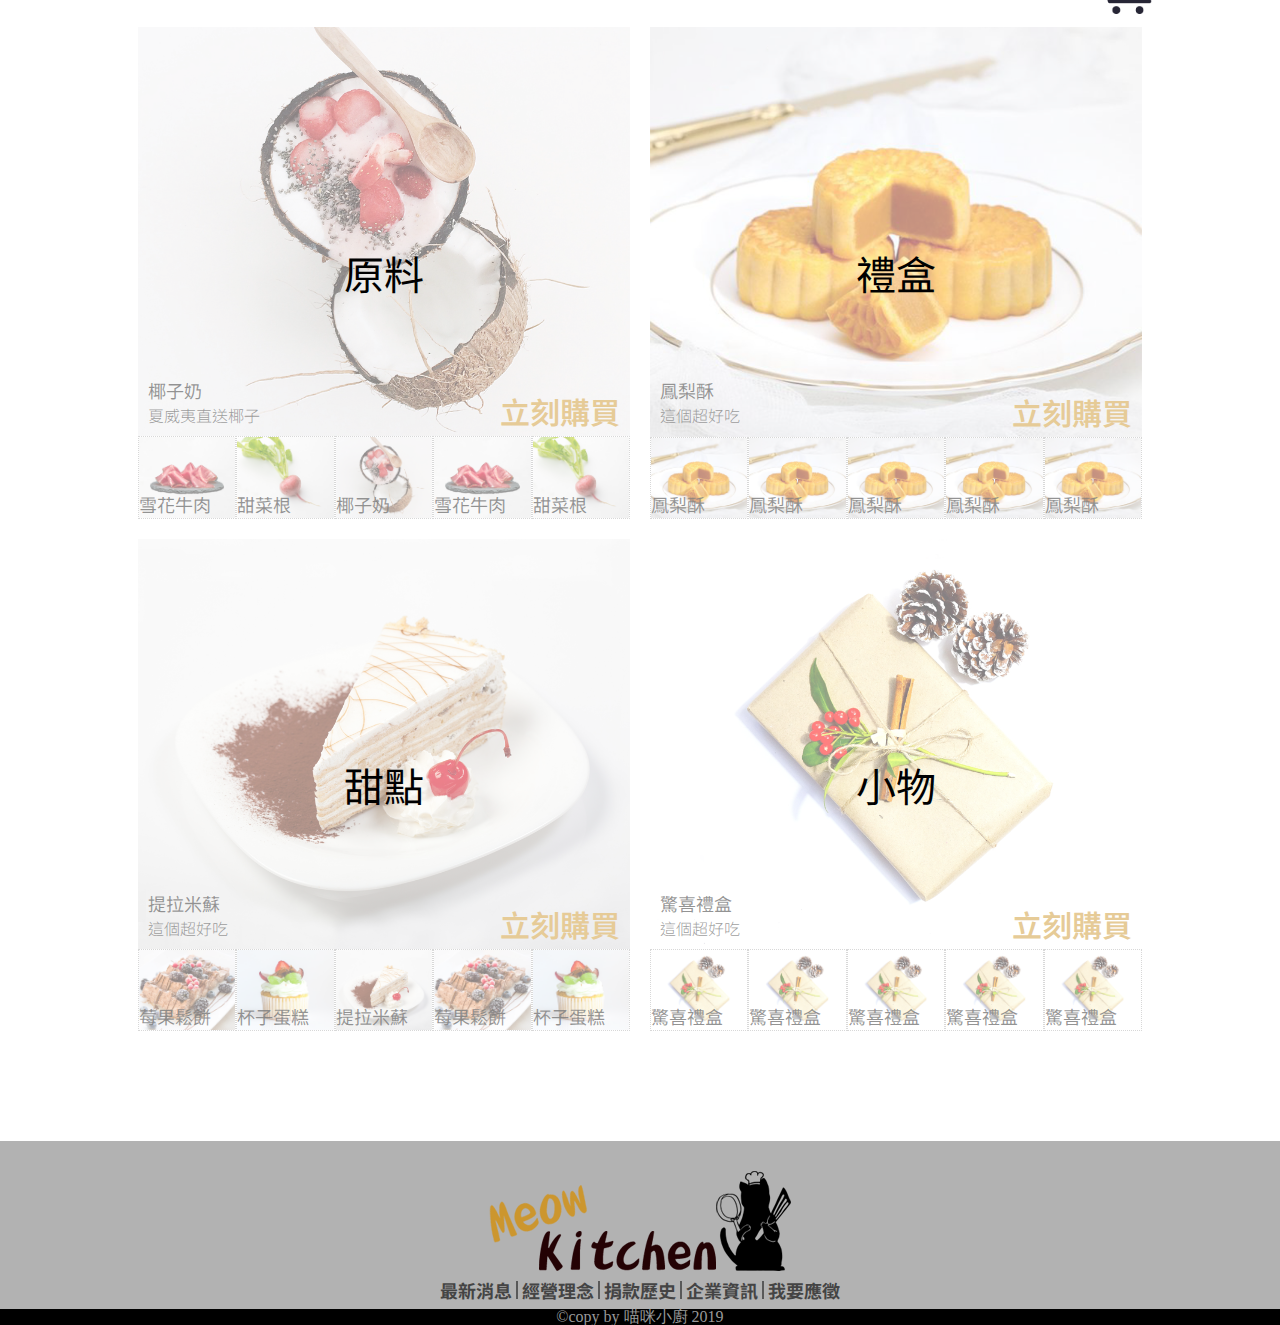
<file: present.html>
<!DOCTYPE html>
<html lang="en">

<head>
    <meta charset="UTF-8">
    <meta name="viewport" content="width=device-width, initial-scale=1.0">
    <meta http-equiv="X-UA-Compatible" content="ie=edge">
    <link rel="Shortcut Icon" type="image/x-icon" href="pic/all/favicon.ico" />
    <title>喵咪小廚</title>
    <link rel="stylesheet" href="css/reset.css">
    <link rel="stylesheet" href="css/style.css">
    <link rel="stylesheet" href="css/present.css">

</head>

<body>
    <header id='header_small' class="header_box">
        <!-- header_small -->
        <h1 class="displaynone">喵咪小廚</h1>
        <a id="logo" href="index.html"><img src="pic/all/LOGO.png" alt="喵咪小廚"></a>
        <input type="checkbox" name="input_nav" id="input_nav" class="displaynone">
        <label class="nav_burger" for="input_nav"><span></span></label>
        <nav class="noto">
            <h6 class="displaynone">主選單</h6>
            <a href="index.html"><img src="pic/all/LOGO.png" alt="喵咪小廚"></a>
            <ul>
                <li><a href="special.html">特色 <p class="lemo">special</p> </a></li>
                <li><a href="menu.html">料理 <p class="lemo">menu</p> </a></li>
                <li><a href="reserve.html">預約 <p class="lemo">reserve</p> </a></li>
                <li><a id="choose" href="present.html">禮品 <p class="lemo">present</p> </a></li>
                <li class="ul_socialocon">
                    <a href="#"><img src="pic/all/021-line.png" alt="line"></a>
                    <a href="#"><img src="pic/all/021-twitter.png" alt="twitter"></a>
                    <a href="#"><img src="pic/all/021-facebook.png" alt="facebook"></a>
                    <a href="#"><img src="pic/all/021-instagram.png" alt="instagram"></a>
                </li>
            </ul>
            <div class="clearfix"></div>
            
        <label class="nav_fix" for="input_nav"></label>
        </nav>
    </header>


    <section class="section_banner">
        <div class="banner_title ">
            <h2 class="noto">禮品</h2>
            <h3 class="lemo">Present</h3>
        </div>
        <div class="title_logo">
            <div class="logo_jump jump_animation"><img src="pic/present/logoJump.png" alt="跳躍的貓"></div>
            <div class="logo_stand"><img src="pic/special/logocat.png" alt="LOGO"></div>
            <div class="logo_jump jump_animation2"><img src="pic/present/logoJump.png" alt="跳躍的貓"></div>
        </div>
    </section>

    <section class="section_slide section_sm">
        <div class="slide_box slide_rightin">
            <div class="slide_boxtext">
                <h3 class="noto">新鮮原料</h3>
                <h4 class="lemo">lorem</h4>
                <p class="noto">這個材料非常新鮮，這個材料非常新鮮，這個材料非常新鮮，這個材料非常新鮮，這個材料非常新鮮，</p>
            </div>
        </div>
        <div class="slide_box slide_rightout">
            <div class="slide_boxtext">
                <h3 class="noto">新鮮原料</h3>
                <h4 class="lemo">lorem</h4>
                <p class="noto">這個材料非常新鮮，這個材料非常新鮮，這個材料非常新鮮，這個材料非常新鮮，這個材料非常新鮮，</p>
            </div>
        </div>
        <div class="slide_box slide_rightout">
            <div class="slide_boxtext">
                <h3 class="noto">新鮮原料</h3>
                <h4 class="lemo">lorem</h4>
                <p class="noto">這個材料非常新鮮，這個材料非常新鮮，這個材料非常新鮮，這個材料非常新鮮，這個材料非常新鮮，</p>
            </div>
        </div>
        <div class="slide_buttombox">
            <div class="slide_buttom"></div>
            <div class="slide_buttomblank"></div>
            <div class="slide_buttom"></div>
            <div class="slide_buttomblank"></div>
            <div class="slide_buttom"></div>
        </div>
    </section>
    <div class="shopcar_float">
        <img class="img_inshopcar img_in" src="pic/present/present11.jpg" alt="進購物車影像">
        <a href="#"><img class="img_shopcar" src="pic/present/shopcar.png" alt="購物車"></a>
        <div class="shopcarnum lomo">0</div>
        <script>

        </script>
    </div>
    <section class="section_sellitem noto">
        <input type="radio" name="input_label" class="displaynone" id="input_food" checked>
        <input type="radio" name="input_label" class="displaynone" id="input_gift">
        <input type="radio" name="input_label" class="displaynone" id="input_dess">
        <input type="radio" name="input_label" class="displaynone" id="input_pack">
        <div class="sellitem_tabbar">
            <ol>
                <li>
                    <label class="input_food" for="input_food">食材</label>
                </li>
                <li>
                    <label class="input_gift" for="input_gift">禮盒</label>
                </li>
                <li>
                    <label class="input_dess" for="input_dess">甜點</label>
                </li>
                <li>
                    <label class="input_pack" for="input_pack">小物</label>
                </li>
            </ol>
        </div>
        <div class="sellitem_container">
            <div class="sellitem_item sellitem_food">
                <div class="sellitem_itembox">
                    <div class="itembox_imgbox">
                        <img src="pic/present/present11.jpg" alt="椰子奶">
                    </div>
                    <div class="itembox_textbox">
                        <h4>椰子奶</h4>
                        <p>夏威夷直送椰子</p>
                        <a onclick="inShopButtom1()">立刻購買</a>
                    </div>
                </div>
                <div class="sellitem_itembox">
                    <div class="itembox_imgbox">
                        <img src="pic/present/present12.jpg" alt="雪花牛肉">
                    </div>
                    <div class="itembox_textbox">
                        <h4>雪花牛肉</h4>
                        <p>日本上等和牛</p>
                        <a onclick="inShopButtom2()">立刻購買</a>
                    </div>
                </div>
                <div class="sellitem_itembox">
                    <div class="itembox_imgbox">
                        <img src="pic/present/present13.jpg" alt="甜菜根">
                    </div>
                    <div class="itembox_textbox">
                        <h4>甜菜根</h4>
                        <p>純天然健康砂糖</p>
                        <a onclick="inShopButtom3()">立刻購買</a>
                    </div>
                </div>
                <div class="sellitem_itembox">
                    <div class="itembox_imgbox">
                        <img src="pic/present/present11.jpg" alt="椰子奶">
                    </div>
                    <div class="itembox_textbox">
                        <h4>椰子奶</h4>
                        <p>夏威夷直送椰子</p>
                        <a onclick="inShopButtom4()">立刻購買</a>
                    </div>
                </div>
                <div class="sellitem_itembox">
                    <div class="itembox_imgbox">
                        <img src="pic/present/present12.jpg" alt="雪花牛肉">
                    </div>
                    <div class="itembox_textbox">
                        <h4>雪花牛肉</h4>
                        <p>日本上等和牛</p>
                        <a onclick="inShopButtom5()">立刻購買</a>
                    </div>
                </div>
                <div class="sellitem_itembox">
                    <div class="itembox_imgbox">
                        <img src="pic/present/present13.jpg" alt="甜菜根">
                    </div>
                    <div class="itembox_textbox">
                        <h4>甜菜根</h4>
                        <p>純天然健康砂糖</p>
                        <a onclick="inShopButtom6()">立刻購買</a>
                    </div>
                </div>
                <input type="radio" class="displaynone input_cover" name="label_cover" id="label_cover1">
                <label for="label_cover1" class="label_cover">原料</label>
            </div>
            <div class="sellitem_item sellitem_gift">
                <div class="sellitem_itembox">
                    <div class="itembox_imgbox">
                        <img src="pic/present/present21.jpg" alt="鳳梨酥">
                    </div>
                    <div class="itembox_textbox">
                        <h4>鳳梨酥</h4>
                        <p>這個超好吃</p>
                        <a onclick="inShopButtom7()">立刻購買</a>
                    </div>
                </div>
                <div class="sellitem_itembox">
                    <div class="itembox_imgbox">
                        <img src="pic/present/present21.jpg" alt="鳳梨酥">
                    </div>
                    <div class="itembox_textbox">
                        <h4>鳳梨酥</h4>
                        <p>這個超好吃</p>
                        <a onclick="inShopButtom8()">立刻購買</a>
                    </div>
                </div>
                <div class="sellitem_itembox">
                    <div class="itembox_imgbox">
                        <img src="pic/present/present21.jpg" alt="鳳梨酥">
                    </div>
                    <div class="itembox_textbox">
                        <h4>鳳梨酥</h4>
                        <p>這個超好吃</p>
                        <a onclick="inShopButtom9()">立刻購買</a>
                    </div>
                </div>
                <div class="sellitem_itembox">
                    <div class="itembox_imgbox">
                        <img src="pic/present/present21.jpg" alt="鳳梨酥">
                    </div>
                    <div class="itembox_textbox">
                        <h4>鳳梨酥</h4>
                        <p>這個超好吃</p>
                        <a onclick="inShopButtom10()">立刻購買</a>
                    </div>
                </div>
                <div class="sellitem_itembox">
                    <div class="itembox_imgbox">
                        <img src="pic/present/present21.jpg" alt="鳳梨酥">
                    </div>
                    <div class="itembox_textbox">
                        <h4>鳳梨酥</h4>
                        <p>這個超好吃</p>
                        <a onclick="inShopButtom11()">立刻購買</a>
                    </div>
                </div>
                <div class="sellitem_itembox">
                    <div class="itembox_imgbox">
                        <img src="pic/present/present21.jpg" alt="鳳梨酥">
                    </div>
                    <div class="itembox_textbox">
                        <h4>鳳梨酥</h4>
                        <p>這個超好吃</p>
                        <a onclick="inShopButtom12()">立刻購買</a>
                    </div>
                </div>
                <input type="radio" class="displaynone input_cover" name="label_cover" id="label_cover2">
                <label for="label_cover2" class="label_cover">禮盒</label>
            </div>
            <div class="sellitem_item sellitem_dess">
                <div class="sellitem_itembox">
                    <div class="itembox_imgbox">
                        <img src="pic/present/present31.jpg" alt="提拉米蘇">
                    </div>
                    <div class="itembox_textbox">
                        <h4>提拉米蘇</h4>
                        <p>這個超好吃</p>
                        <a onclick="inShopButtom13()">立刻購買</a>
                    </div>
                </div>
                <div class="sellitem_itembox">
                    <div class="itembox_imgbox">
                        <img src="pic/present/present32.jpg" alt="莓果鬆餅">
                    </div>
                    <div class="itembox_textbox">
                        <h4>莓果鬆餅</h4>
                        <p>這個超好吃</p>
                        <a onclick="inShopButtom14()">立刻購買</a>
                    </div>
                </div>
                <div class="sellitem_itembox">
                    <div class="itembox_imgbox">
                        <img src="pic/present/present33.jpg" alt="杯子蛋糕">
                    </div>
                    <div class="itembox_textbox">
                        <h4>杯子蛋糕</h4>
                        <p>這個超好吃</p>
                        <a onclick="inShopButtom15()">立刻購買</a>
                    </div>
                </div>
                <div class="sellitem_itembox">
                    <div class="itembox_imgbox">
                        <img src="pic/present/present31.jpg" alt="提拉米蘇">
                    </div>
                    <div class="itembox_textbox">
                        <h4>提拉米蘇</h4>
                        <p>這個超好吃</p>
                        <a onclick="inShopButtom16()">立刻購買</a>
                    </div>
                </div>
                <div class="sellitem_itembox">
                    <div class="itembox_imgbox">
                        <img src="pic/present/present32.jpg" alt="莓果鬆餅">
                    </div>
                    <div class="itembox_textbox">
                        <h4>莓果鬆餅</h4>
                        <p>這個超好吃</p>
                        <a onclick="inShopButtom17()">立刻購買</a>
                    </div>
                </div>
                <div class="sellitem_itembox">
                    <div class="itembox_imgbox">
                        <img src="pic/present/present33.jpg" alt="杯子蛋糕">
                    </div>
                    <div class="itembox_textbox">
                        <h4>杯子蛋糕</h4>
                        <p>這個超好吃</p>
                        <a onclick="inShopButtom18()">立刻購買</a>
                    </div>
                </div>
                <input type="radio" class="displaynone input_cover" name="label_cover" id="label_cover3">
                <label for="label_cover3" class="label_cover">甜點</label>
            </div>
            <div class="sellitem_item sellitem_pack">
                <div class="sellitem_itembox">
                    <div class="itembox_imgbox">
                        <img src="pic/present/present41.jpg" alt="驚喜禮盒">
                    </div>
                    <div class="itembox_textbox">
                        <h4>驚喜禮盒</h4>
                        <p>這個超好吃</p>
                        <a onclick="inShopButtom19()">立刻購買</a>
                    </div>
                </div>
                <div class="sellitem_itembox">
                    <div class="itembox_imgbox">
                        <img src="pic/present/present41.jpg" alt="驚喜禮盒">
                    </div>
                    <div class="itembox_textbox">
                        <h4>驚喜禮盒</h4>
                        <p>這個超好吃</p>
                        <a onclick="inShopButtom20()">立刻購買</a>
                    </div>
                </div>
                <div class="sellitem_itembox">
                    <div class="itembox_imgbox">
                        <img src="pic/present/present41.jpg" alt="驚喜禮盒">
                    </div>
                    <div class="itembox_textbox">
                        <h4>驚喜禮盒</h4>
                        <p>這個超好吃</p>
                        <a onclick="inShopButtom21()">立刻購買</a>
                    </div>
                </div>
                <div class="sellitem_itembox">
                    <div class="itembox_imgbox">
                        <img src="pic/present/present41.jpg" alt="驚喜禮盒">
                    </div>
                    <div class="itembox_textbox">
                        <h4>驚喜禮盒</h4>
                        <p>這個超好吃</p>
                        <a onclick="inShopButtom22()">立刻購買</a>
                    </div>
                </div>
                <div class="sellitem_itembox">
                    <div class="itembox_imgbox">
                        <img src="pic/present/present41.jpg" alt="驚喜禮盒">
                    </div>
                    <div class="itembox_textbox">
                        <h4>驚喜禮盒</h4>
                        <p>這個超好吃</p>
                        <a onclick="inShopButtom23()">立刻購買</a>
                    </div>
                </div>
                <div class="sellitem_itembox">
                    <div class="itembox_imgbox">
                        <img src="pic/present/present41.jpg" alt="驚喜禮盒">
                    </div>
                    <div class="itembox_textbox">
                        <h4>驚喜禮盒</h4>
                        <p>這個超好吃</p>
                        <a onclick="inShopButtom24()">立刻購買</a>
                    </div>
                </div>
                <input type="radio" class="displaynone input_cover" name="label_cover" id="label_cover4">
                <label for="label_cover4" class="label_cover">小物</label>
            </div>
        </div>
    </section>

    <section class="section_footer noto">
        <div class="footer_box">
            <a href="index.html"><img src="pic/all/LOGO.png" alt="貓咪小廚"></a>
            <a href="#">最新消息</a>
            <a href="#">經營理念</a>
            <a href="#">捐款歷史</a>
            <a href="#">企業資訊</a>
            <a href="#">我要應徵</a>
        </div>
    </section>


    <footer>&copy;copy by 喵咪小廚 2019</footer>

    <script src="js/present.js"></script>
    <script>
        window.addEventListener('load', init, false);
        window.addEventListener('resize', reSize, false);
        window.addEventListener('scroll', scrollTop, false);

        function init() {
            reSize();
            slideright();
            for (let i = 0; i < 3; i++) {
                slide_buttoms[i].addEventListener('click', () => { buttomEven(i) }, false);
            }
        }

        function scrollTop() {
            var viewScroll = document.documentElement.scrollTop; //偵測滑鼠滾動位置
            var viewhight = parseInt(window.outerHeight) //偵測物件所在高度
            var header_small = document.getElementById('header_small');
            if (viewScroll > 200) {
                header_small.classList.add('header_small');
            } else {

                header_small.classList.remove('header_small');
            }
        }

        function reSize() {
            // console.log(document.documentElement.clientWidth);
            if (document.documentElement.clientWidth >= 768) {
                sellitem_food();
                sellitem_gift();
                sellitem_dess();
                sellitem_pack();
                // console.log('開啟');
            } else {
                remove_sellitem_food();
                remove_sellitem_gift();
                remove_sellitem_dess();
                remove_sellitem_pack();
                // console.log('關閉');
            }

        }
    </script>
</body>

</html>
</file>
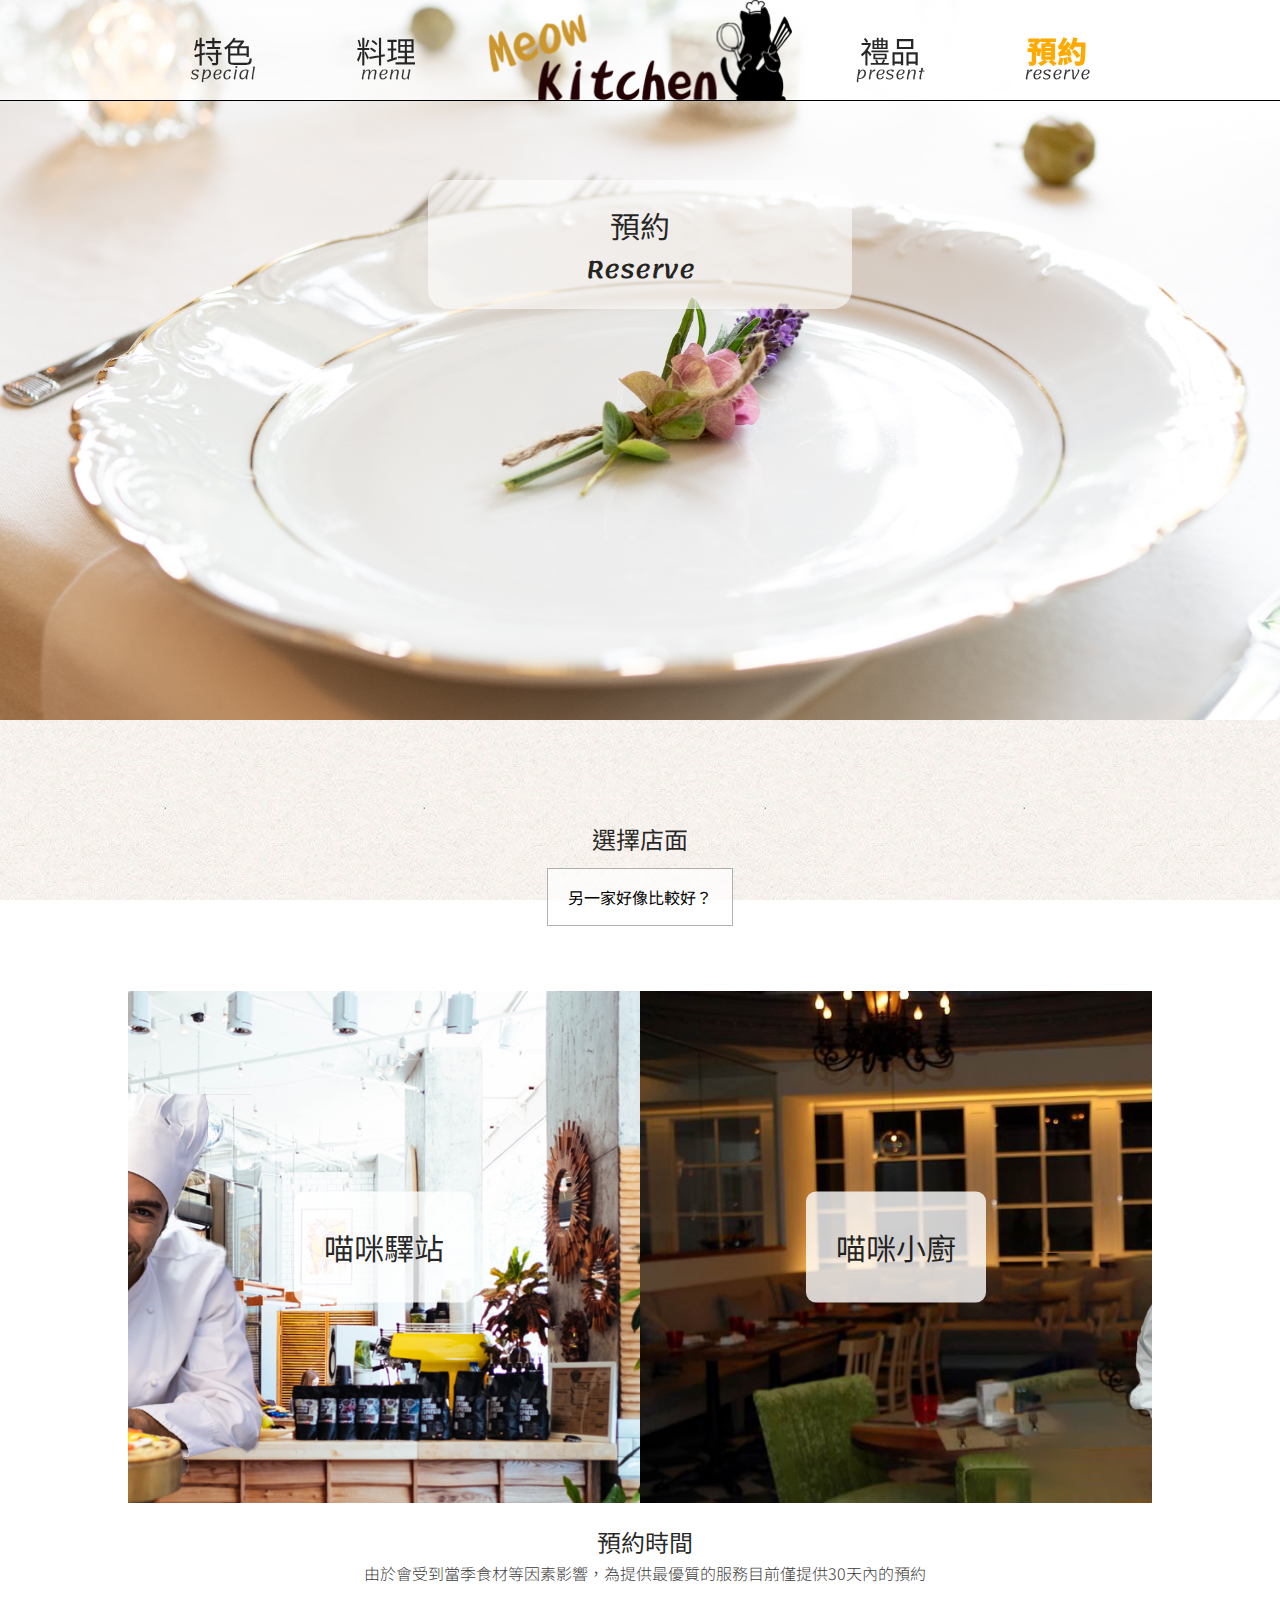
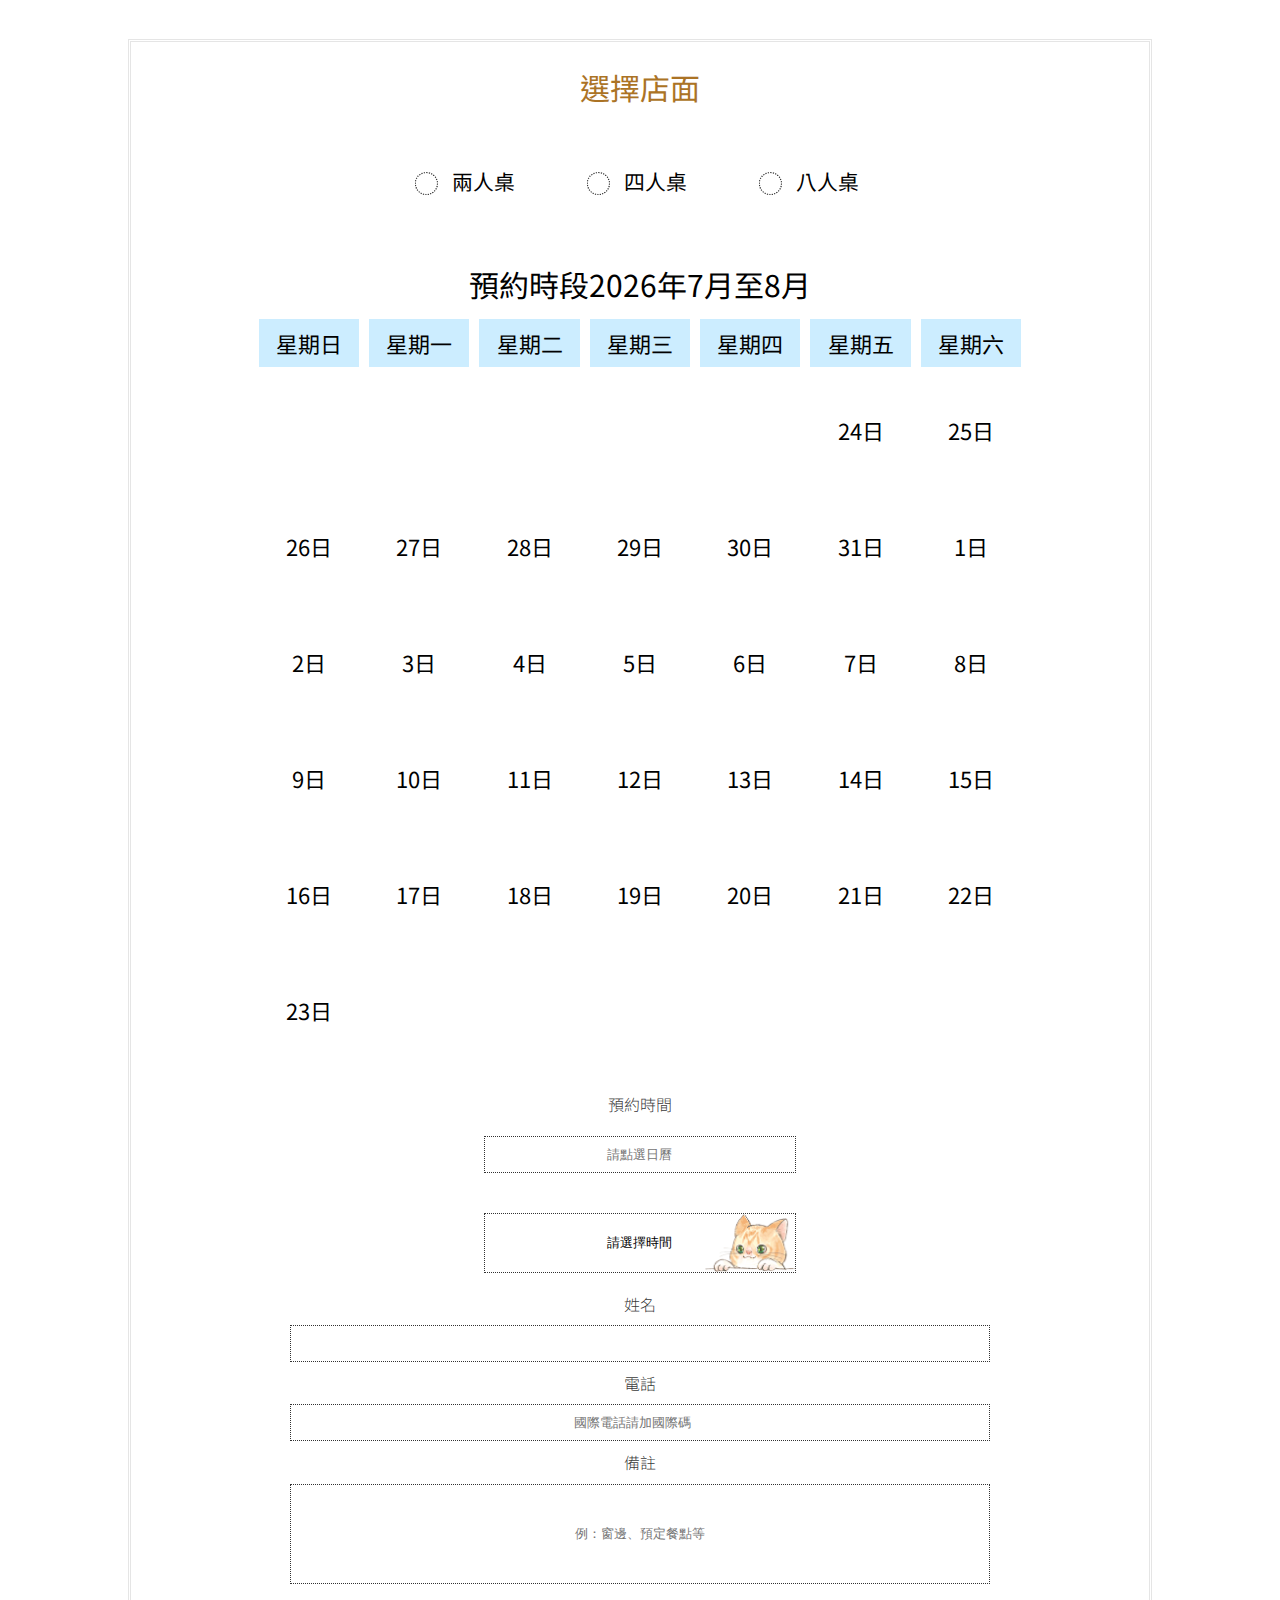
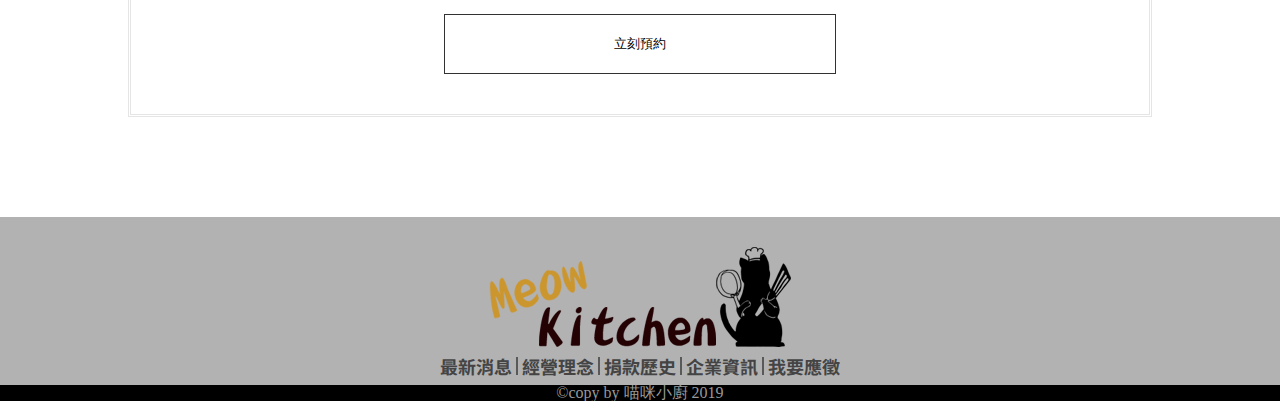
<file: reserve.html>
<!DOCTYPE html>
<html lang="en">

<head>
    <meta charset="UTF-8">
    <meta name="viewport" content="width=device-width, initial-scale=1.0">
    <meta http-equiv="X-UA-Compatible" content="ie=edge">
    <link rel="Shortcut Icon" type="image/x-icon" href="pic/all/favicon.ico" />
    <title>喵咪小廚</title>
    <link rel="stylesheet" href="css/reset.css">
    <link rel="stylesheet" href="css/style.css">
    <link rel="stylesheet" href="css/reserve.css">

</head>

<body>
    <header id='header_small' class="header_box">
        <!-- header_small -->
        <h1 class="displaynone">喵咪小廚</h1>
        <a id="logo" href="index.html"><img src="pic/all/LOGO.png" alt="喵咪小廚"></a>
        <input type="checkbox" name="input_nav" id="input_nav" class="displaynone">
        <label class="nav_burger" for="input_nav"><span></span></label>
        <nav class="noto">
            <h6 class="displaynone">主選單</h6>
            <a href="index.html"><img src="pic/all/LOGO.png" alt="喵咪小廚"></a>
            <ul>
                <li><a href="special.html">特色 <p class="lemo">special</p> </a></li>
                <li><a href="menu.html">料理 <p class="lemo">menu</p> </a></li>
                <li><a id='choose' href="reserve.html">預約 <p class="lemo">reserve</p> </a></li>
                <li><a href="present.html">禮品 <p class="lemo">present</p> </a></li>
                <li class="ul_socialocon">
                    <a href="#"><img src="pic/all/021-line.png" alt="line"></a>
                    <a href="#"><img src="pic/all/021-twitter.png" alt="twitter"></a>
                    <a href="#"><img src="pic/all/021-facebook.png" alt="facebook"></a>
                    <a href="#"><img src="pic/all/021-instagram.png" alt="instagram"></a>
                </li>
            </ul>
            <div class="clearfix"></div>
            
        <label class="nav_fix" for="input_nav"></label>
        </nav>
    </header>

    <section class="section_banner">
        <div class="banner_title ">
            <h2 class="noto">預約</h2>
            <h3 class="lemo">Reserve</h3>
        </div>
        <div class="title_logo">
            <div class="logo_move">
                <img class="logo_cake" src="pic/reserve/logocakecat.png" alt="蛋糕貓">
                <img class="logo_main" src="pic/special/logocat.png" alt="logo">
                <img class="logo_pen" src="pic/reserve/logopencat.png" alt="煎蛋貓">
            </div>
        </div>
    </section>

    <section class="section_store">
        <div class="order_title title_box noto">
            <h3>選擇店面</h3>
            <label id="restore" for="clearstore">另一家好像比較好？</label>
        </div>
        <div class="store_box">
            <input type="radio" name="input_store" class="input_store" id="input_storeboss1">
            <input type="radio" name="input_store" class="input_store" id="input_storeboss2">
            <input type="radio" name="input_store" class="input_store" id='clearstore'>
            <label class="label_storeboss1 labelhover" for="input_storeboss1">
                <div class="store_text">
                    <h2 class="noto">喵咪驛站</h2>
                    <p class="noto">歡迎光臨</p>
                </div>
                <img src="pic/reserve/cat1boss.png" alt="老闆一號">
            </label>
            <label class="label_storeboss2 labelhover" for="input_storeboss2">
                <div class="store_text">
                    <h2 class="noto">喵咪小廚</h2>
                    <p class="noto">歡迎光臨</p>
                </div>
                <img src="pic/reserve/cat2boss.png" alt="老闆二號">
            </label>
        </div>
    </section>
    <section class="section_order noto">
        <div class="order_title title_box">
            <h3 class="noto">預約時間</h3>
            <p>由於會受到當季食材等因素影響，為提供最優質的服務目前僅提供30天內的預約</p>
        </div>
        <div class="order_date">
            <form action="">
                <h2 id="choosestore">選擇店面</h2>

                <div class="order_radiobox">
                    <div class="radio_box">
                        <input type="radio" name="num" id="booking_num2" required><label for="booking_num2">兩人桌</label>
                    </div>
                    <div class="radio_box">
                        <input type="radio" name="num" id="booking_num4"><label for="booking_num4">四人桌</label>
                    </div>
                    <div class="radio_box">
                        <input type="radio" name="num" id="booking_num8"><label for="booking_num8">八人桌</label>
                    </div>
                </div>
                <select id="booking_select" class="phone_displaynone" name="bookingdate" required>
                    <option value="">請選擇日期</option>
                </select>
                <table class="table_order table_displaynone">
                    <script>
                        var timenow = new Date;
                        var yy = timenow.getFullYear();
                        var mm = timenow.getMonth() + 1;
                        var dd = timenow.getDate();
                        var options = new Option;
                        var week = ['日', '一', '二', '三', '四', '五', '六']
                        var phonebooking = document.getElementById('booking_select');
                        var checkweek = timenow.getDay();
                        document.write(`<caption>預約時段${yy}年${mm}月</caption>`);
                        document.write('<tr>');
                        document.write('<th>星期日</th><th>星期一</th><th>星期二</th><th>星期三</th><th>星期四</th><th>星期五</th><th>星期六</th></tr><tr>')
                        for (let i = 0; i < checkweek; i++) {
                            document.write(`<td></td>`)
                        }
                        checkweek++;
                        for (let i = 1; i <= 31; i++) {
                            // 
                            if (mm - 1 == 0 || mm - 1 == 2 || mm - 1 == 4 || mm - 1 == 6 || mm - 1 == 7 || mm - 1 == 9 || mm - 1 == 11) {
                                dd = (dd % 32);
                            } else if (mm - 1 == 3 || mm - 1 == 5 || mm - 1 == 8 || mm - 1 == 10) {
                                dd = (dd % 31);
                            } else {
                                if (yy % 400 == 0) {
                                    dd = (dd % 30);
                                } else if (yy % 100 == 0) {
                                    dd = (dd % 29);
                                } else if (yy % 4 == 0) {
                                    dd = (dd % 30);
                                } else {
                                    dd = (dd % 29);
                                }
                            }
                            if (dd == 0) {
                                timenow.setMonth(mm);
                                dd += 1;
                                mm += 1;
                                document.getElementsByTagName('caption')[0].innerText += `至${mm}月`;
                            }
                            if (mm == 13) {
                                mm = 1;
                                yy += 1;
                                timenow.setMonth(yy);
                            }
                            // 
                            timenow.setDate(dd);
                            options = new Option(`${yy - 1911}年${mm}月${dd}日，星期${week[timenow.getDay()]}`, `${yy}-${mm}-${dd}`);
                            phonebooking.add(options);
                            document.write(`<td class="${timenow.getDay()}${yy}+${mm}-${dd}=">`);
                            document.write(`${dd}日</td>`);
                            dd++;
                            if (checkweek % 7 == 0 && checkweek != 0) {
                                document.write('</tr>', '<tr>');
                            }
                            checkweek++;
                        }
                        document.write('</tr>');

                    </script>
                </table>
                <div class="order_info">
                    <div class="order_datetable table_displaynone">
                        <p>預約時間</p>
                        <input type="text" name="booking_time" id="booking_time" required readonly placeholder="請點選日曆">
                    </div>


                    <select name="order_hour" id="order_hour" required>
                        <option value="">請選擇時間</option>
                        <option value="11:30">11點30</option>
                        <option value="11:30">12點00</option>
                        <option value="11:30">12點30</option>
                        <option value="11:30">13點00</option>
                        <option value="11:30">13點30</option>
                        <option value="11:30">14點00</option>
                        <option value="11:30">14點30</option>
                        <option value="11:30">15點00</option>
                        <option value="11:30">15點30</option>
                        <option value="11:30">16點00</option>
                        <option value="11:30">16點30</option>
                        <option value="11:30">17點00</option>
                        <option value="11:30">17點30</option>
                        <option value="11:30">18點00</option>
                        <option value="11:30">18點30</option>
                        <option value="11:30">19點00</option>
                        <option value="11:30">19點30</option>
                        <option value="11:30">20點00</option>
                    </select>

                    <p>姓名</p>
                    <input type="text" name="booking_name" id="booking_name" required>

                    <p>電話</p>
                    <input type="number" name="booking_phone" id="booking_phone" required placeholder="國際電話請加國際碼">
                    <p>備註</p>
                    <input type="text" name="booking_more" id="booking_more" placeholder="例：窗邊、預定餐點等">
                    <input id="booking_submit" type="submit" value="立刻預約">
                </div>
            </form>
        </div>
    </section>
    <section class="section_footer noto">
        <div class="footer_box">
            <a href="index.html"><img src="pic/all/LOGO.png" alt="貓咪小廚"></a>
            <a href="#">最新消息</a>
            <a href="#">經營理念</a>
            <a href="#">捐款歷史</a>
            <a href="#">企業資訊</a>
            <a href="#">我要應徵</a>
        </div>
    </section>


    <footer>&copy;copy by 喵咪小廚 2019</footer>

    <script src="js/reserve.js"></script>
    <script>
        window.addEventListener('load', init, false);
        window.addEventListener('resize', reSize, false);
        window.addEventListener('scroll', scrollTop, false);

        function init() {
            reSize();
            if (document.documentElement.clientWidth >= 768) {
                document.getElementById('booking_select').disabled = true;
                tableDate();
            } else {
                document.getElementById('booking_time').disabled = true;
            }
            choosestore();
        }

        function scrollTop() {
            var viewScroll = document.documentElement.scrollTop; //偵測滑鼠滾動位置
            var viewhight = parseInt(window.outerHeight) //偵測物件所在高度
            var header_small = document.getElementById('header_small');
            if (viewScroll > 200) {
                header_small.classList.add('header_small');
            } else {

                header_small.classList.remove('header_small');
            }
        }

        function reSize() {
            tdResize();

            // console.log('啟動');
        }
    </script>
</body>

</html>
</file>
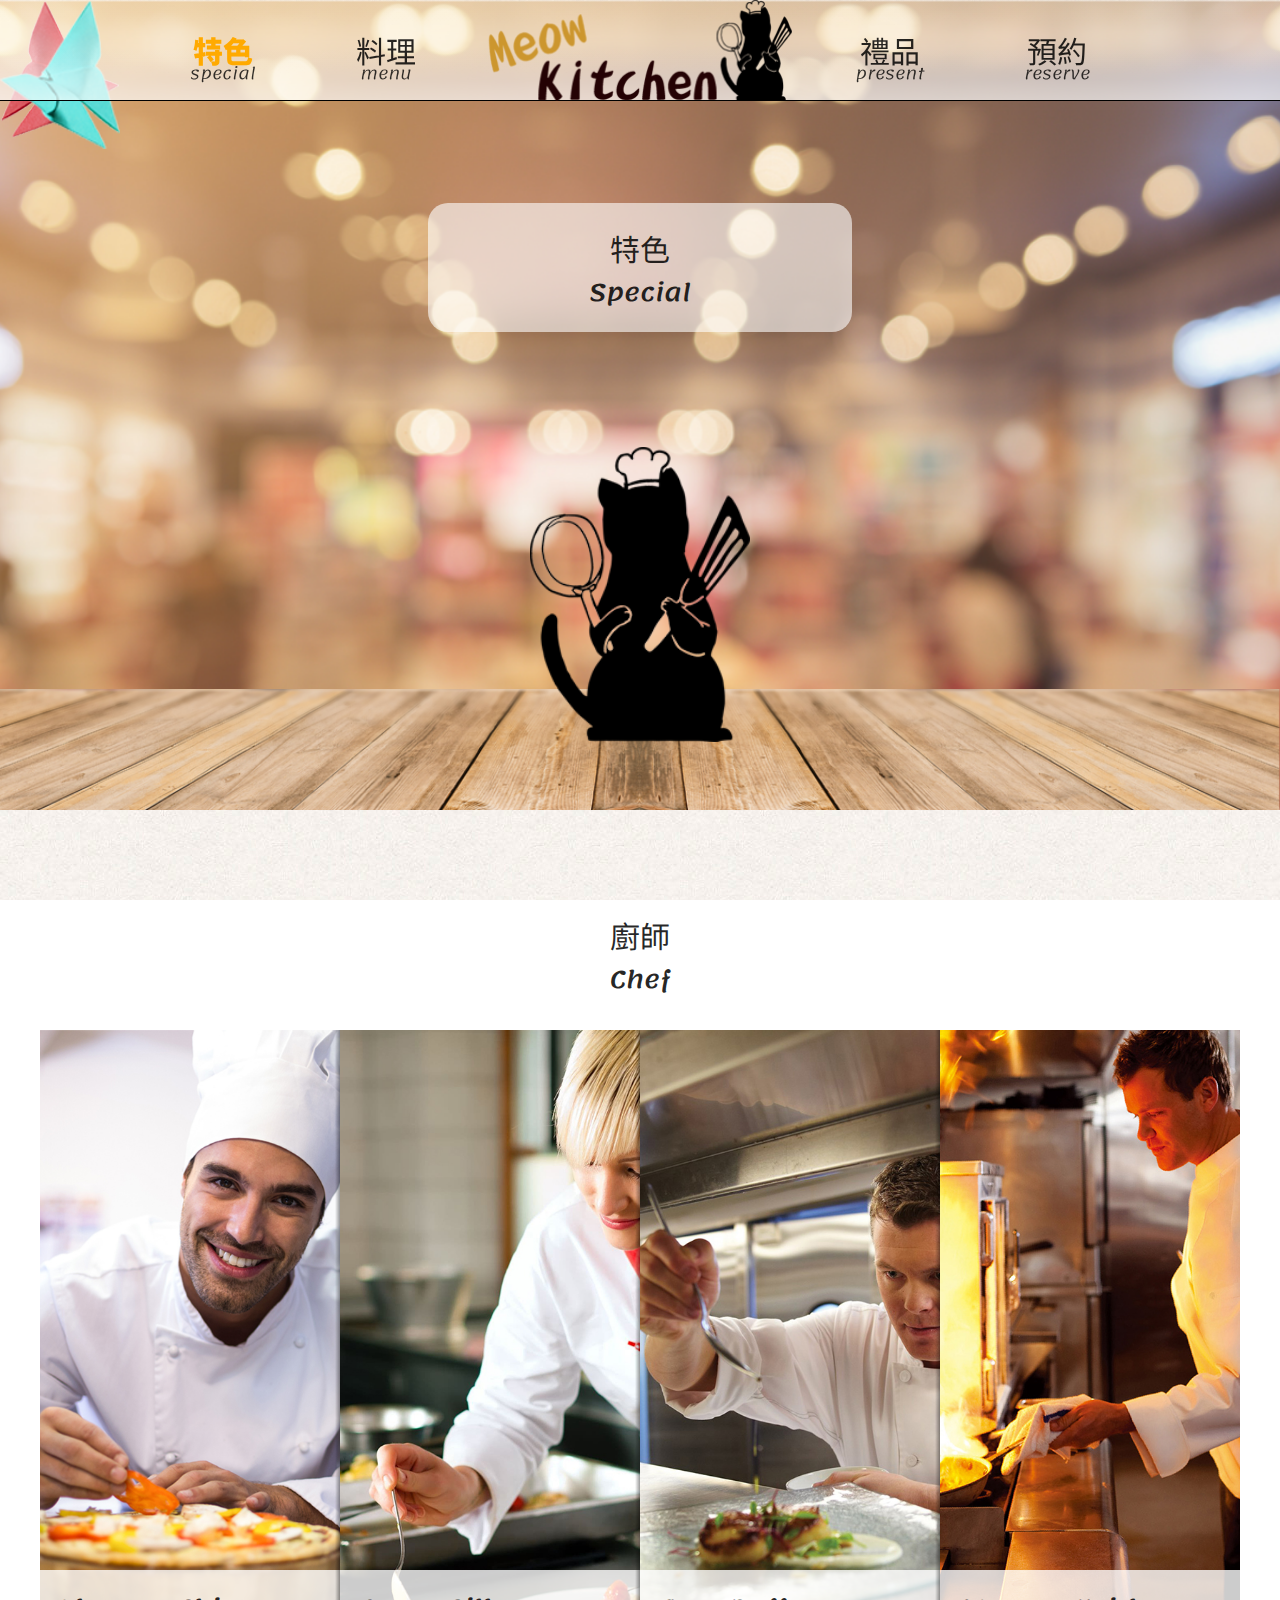
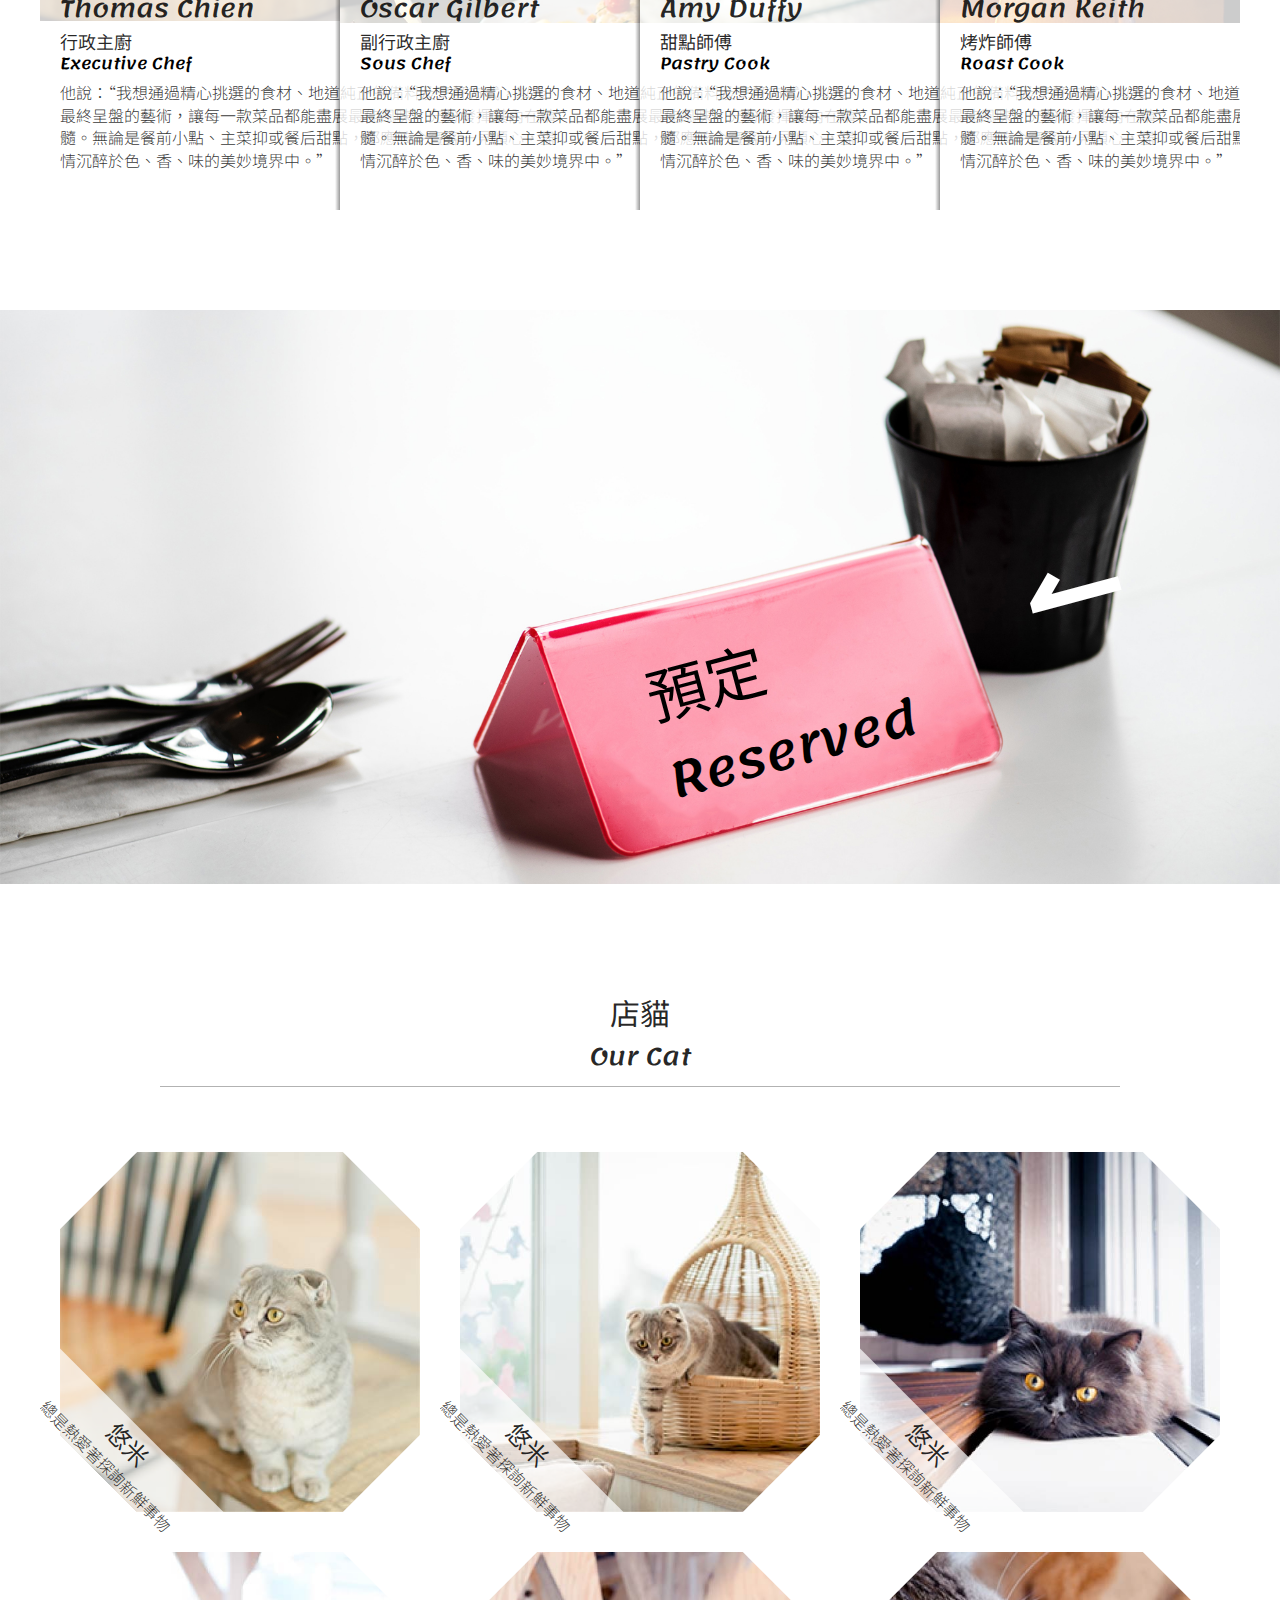
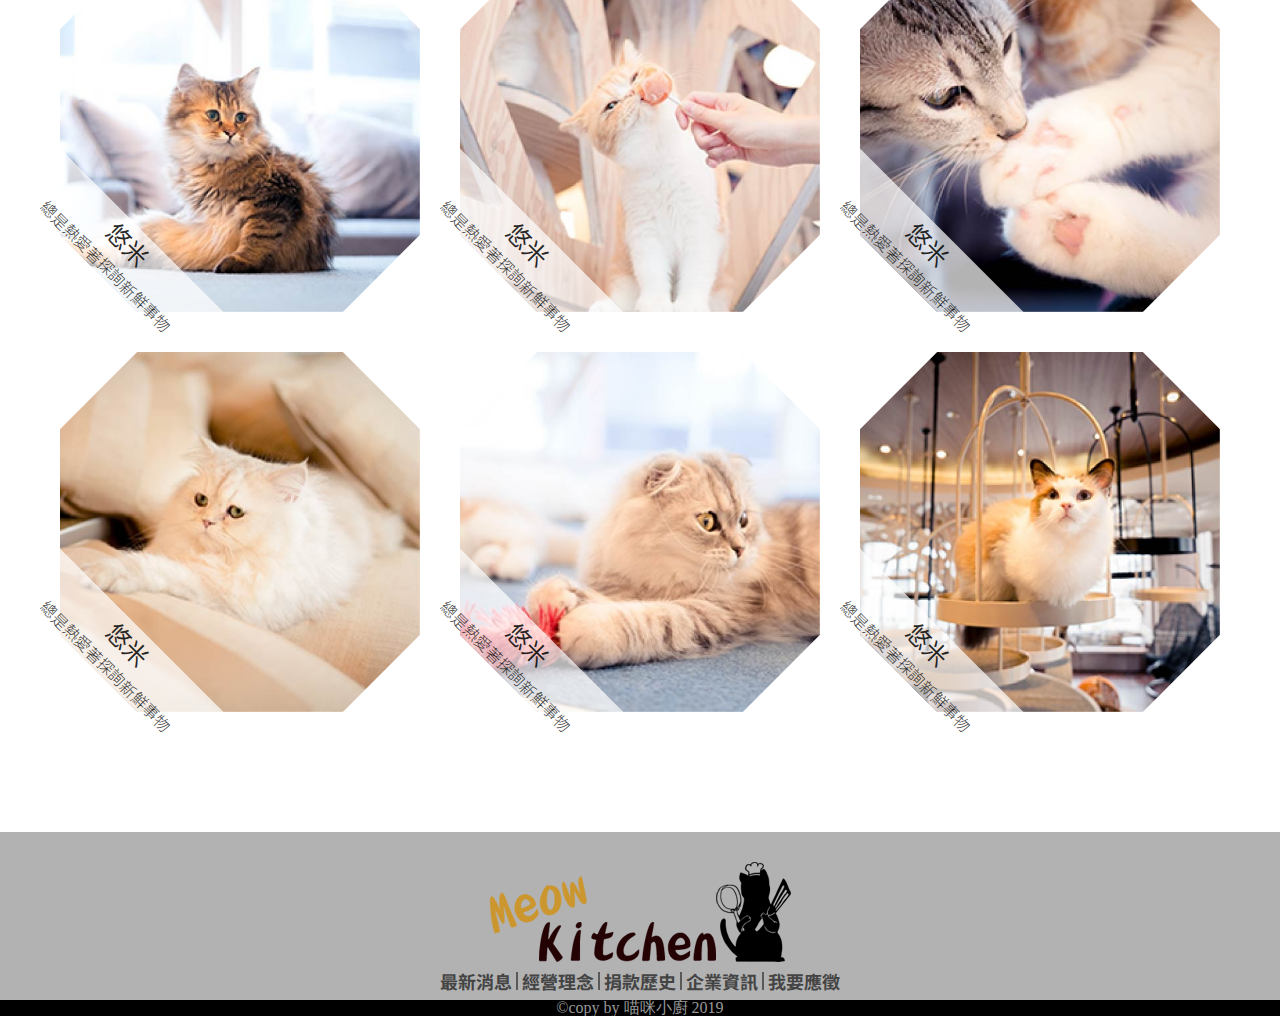
<file: special.html>
<!DOCTYPE html>
<html lang="en">

<head>
    <meta charset="UTF-8">
    <meta name="viewport" content="width=device-width, initial-scale=1.0">
    <meta http-equiv="X-UA-Compatible" content="ie=edge">
    <link rel="Shortcut Icon" type="image/x-icon" href="pic/all/favicon.ico" />
    <title>喵咪小廚</title>
    <link rel="stylesheet" href="css/reset.css">
    <link rel="stylesheet" href="css/style.css">
    <link rel="stylesheet" href="css/special.css">

</head>

<body>
    <header id='header_small' class="header_box">
        <!-- header_small -->
        <h1 class="displaynone">喵咪小廚</h1>
        <a id="logo" href="index.html"><img src="pic/all/LOGO.png" alt="喵咪小廚"></a>
        <input type="checkbox" name="input_nav" id="input_nav" class="displaynone">
        <label class="nav_burger" for="input_nav"><span></span></label>
        <nav class="noto">
            <h6 class="displaynone">主選單</h6>
            <a href="index.html"><img src="pic/all/LOGO.png" alt="喵咪小廚"></a>
            <ul>
                <li><a id="choose" href="special.html">特色 <p class="lemo">special</p> </a></li>
                <li><a href="menu.html">料理 <p class="lemo">menu</p> </a></li>
                <li><a href="reserve.html">預約 <p class="lemo">reserve</p> </a></li>
                <li><a href="present.html">禮品 <p class="lemo">present</p> </a></li>
                <li class="ul_socialocon">
                    <a href="#"><img src="pic/all/021-line.png" alt="line"></a>
                    <a href="#"><img src="pic/all/021-twitter.png" alt="twitter"></a>
                    <a href="#"><img src="pic/all/021-facebook.png" alt="facebook"></a>
                    <a href="#"><img src="pic/all/021-instagram.png" alt="instagram"></a>
                </li>
            </ul>
            <div class="clearfix"></div>
            
        <label class="nav_fix" for="input_nav"></label>
        </nav>
    </header>


    <section class="section_banner">
        <div class="banner_title">
            <h2 class="noto">特色</h2>
            <h3 class="lemo">Special</h3>
        </div>
        <div class="banner_redfly"><img src="pic/special/redfly.png" alt="熱情蝴蝶"></div>
        <div class="banner_bluefly"><img src="pic/special/bluefly.png" alt="幸福蝴蝶"></div>
        <div class="banner_logocat"><img src="pic/special/logocat.png" alt="廚師貓"></div>
        <div class="banner_table"><img src="pic/special/backtable.png" alt="桌子"></div>
    </section>
    <section class="section_chef section_mobile_sm">
        <div class="chef_title title_box">
            <h2 class="noto">廚師</h2>
            <h3 class="lemo">Chef</h3>
        </div>
        <div class="chef_position">
            <div class="chef_container">
                <div class="chef_aboutbox">
                    <div class="container_img"><img src="pic/special/chef01.jpg" alt="Thomas"></div>
                    <input type="radio" name="container_check" class="container_check" id="container_check1">
                    <div class="container_text">
                        <label class="container_label" for="container_check1"></label>
                        <h3 class="lemo">Thomas Chien</h3>
                        <h4 class="noto">行政主廚</h4>
                        <h5 class="lemo">Executive Chef</h5>
                        <p class="noto">
                            他說：“我想通過精心挑選的食材、地道純正的備料及烹飪方式，以及最終呈盤的藝術，讓每一款菜品都能盡展最佳風味，充分發揮其內在精髓。無論是餐前小點、主菜抑或餐后甜點，都應該令賓客一見傾心，盡情沉醉於色、香、味的美妙境界中。”
                        </p>
                        <a class="noto" href="chef.html">廚師經歷</a>
                    </div>
                </div>
            </div>
            <div class="chef_container">
                <div class="chef_aboutbox">
                    <div class="container_img"><img src="pic/special/chef02.jpg" alt="Oscar"></div>
                    <input type="radio" name="container_check" class="container_check" id="container_check2">
                    <div class="container_text">
                        <label class="container_label" for="container_check2"></label>
                        <h3 class="lemo">Oscar Gilbert</h3>
                        <h4 class="noto">副行政主廚</h4>
                        <h5 class="lemo">Sous Chef</h5>
                        <p class="noto">
                            他說：“我想通過精心挑選的食材、地道純正的備料及烹飪方式，以及最終呈盤的藝術，讓每一款菜品都能盡展最佳風味，充分發揮其內在精髓。無論是餐前小點、主菜抑或餐后甜點，都應該令賓客一見傾心，盡情沉醉於色、香、味的美妙境界中。”
                        </p>
                        <a class="noto" href="chef.html">廚師經歷</a>
                    </div>
                </div>
            </div>
            <div class="chef_container">
                <div class="chef_aboutbox">
                    <div class="container_img"><img src="pic/special/chef03.jpg" alt="Amy"></div>
                    <input type="radio" name="container_check" class="container_check" id="container_check3">
                    <div class="container_text">
                        <label class="container_label" for="container_check3"></label>
                        <h3 class="lemo">Amy Duffy</h3>
                        <h4 class="noto">甜點師傅</h4>
                        <h5 class="lemo">Pastry Cook</h5>
                        <p class="noto">
                            他說：“我想通過精心挑選的食材、地道純正的備料及烹飪方式，以及最終呈盤的藝術，讓每一款菜品都能盡展最佳風味，充分發揮其內在精髓。無論是餐前小點、主菜抑或餐后甜點，都應該令賓客一見傾心，盡情沉醉於色、香、味的美妙境界中。”
                        </p>
                        <a class="noto" href="chef.html">廚師經歷</a>
                    </div>
                </div>
            </div>
            <div class="chef_container">
                <div class="chef_aboutbox">
                    <div class="container_img"><img src="pic/special/chef04.jpg" alt="Morgan"></div>
                    <input type="radio" name="container_check" class="container_check" id="container_check4">
                    <div class="container_text">
                        <label class="container_label" for="container_check4"></label>
                        <h3 class="lemo">Morgan Keith</h3>
                        <h4 class="noto">烤炸師傅</h4>
                        <h5 class="lemo">Roast Cook</h5>
                        <p class="noto">
                            他說：“我想通過精心挑選的食材、地道純正的備料及烹飪方式，以及最終呈盤的藝術，讓每一款菜品都能盡展最佳風味，充分發揮其內在精髓。無論是餐前小點、主菜抑或餐后甜點，都應該令賓客一見傾心，盡情沉醉於色、香、味的美妙境界中。”
                        </p>
                        <a class="noto" href="chef.html">廚師經歷</a>
                    </div>
                </div>
            </div>
        </div>
    </section>

    <section class="section_reserved">
        <div class="reserved">
            <img src="pic/special/cafeilu.jpg" alt="預定">
            <div class="reserved_text">
                <h2 class="noto"><a href="reserve.html">預定<span class="reserved_arrow">↼</span></a></h2>
                <h3 class="lemo"><a href="reserve.html">Reserved</a></h3>
            </div>
        </div>
    </section>

    <section class="section_cat">
        <div class="cat_title title_box">
            <h2 class="noto">店貓</h2>
            <h3 class="lemo">Our Cat</h3>
        </div>
        <div class="catslide_box">
            <div class="slide_arrowleft" onclick="slidrLeft()"></div>
            <div class="slide_pointbox">
                <div class="slide_point"></div>
                <div class="slide_point"></div>
                <div class="slide_point"></div>
                <div class="slide_point"></div>
                <div class="slide_point"></div>
                <div class="slide_point"></div>
                <div class="slide_point"></div>
                <div class="slide_point"></div>
                <div class="slide_point"></div>
            </div>
            <div class="slide_arrowright" onclick="slidrRight()"></div>
        </div>
        <div id="cat_slide" class="cat_slide">
            <div class="cat_box">
                <div class="cat_img">
                    <img src="pic/special/image-01.jpg" alt="悠米">
                    <div class="cat_text noto">
                        <h3>悠米</h3>
                        <p>總是熱愛著探詢新鮮事物</p>
                    </div>
                </div>
            </div>
            <div class="cat_box">
                <div class="cat_img">
                    <img src="pic/special/image-08.jpg" alt="悠米">
                    <div class="cat_text noto">
                        <h3>悠米</h3>
                        <p>總是熱愛著探詢新鮮事物</p>
                    </div>
                </div>
            </div>
            <div class="cat_box">
                <div class="cat_img">
                    <img src="pic/special/image-03.jpg" alt="悠米">
                    <div class="cat_text noto">
                        <h3>悠米</h3>
                        <p>總是熱愛著探詢新鮮事物</p>
                    </div>
                </div>
            </div>
            <div class="cat_box">
                <div class="cat_img">
                    <img src="pic/special/image-04.jpg" alt="悠米">
                    <div class="cat_text noto">
                        <h3>悠米</h3>
                        <p>總是熱愛著探詢新鮮事物</p>
                    </div>
                </div>
            </div>
            <div class="cat_box">
                <div class="cat_img">
                    <img src="pic/special/image-09.jpg" alt="悠米">
                    <div class="cat_text noto">
                        <h3>悠米</h3>
                        <p>總是熱愛著探詢新鮮事物</p>
                    </div>
                </div>
            </div>
            <div class="cat_box">
                <div class="cat_img">
                    <img src="pic/special/image-12.jpg" alt="悠米">
                    <div class="cat_text noto">
                        <h3>悠米</h3>
                        <p>總是熱愛著探詢新鮮事物</p>
                    </div>
                </div>
            </div>
            <div class="cat_box">
                <div class="cat_img">
                    <img src="pic/special/image-29.jpg" alt="悠米">
                    <div class="cat_text noto">
                        <h3>悠米</h3>
                        <p>總是熱愛著探詢新鮮事物</p>
                    </div>
                </div>
            </div>
            <div class="cat_box">
                <div class="cat_img">
                    <img src="pic/special/image-33.jpg" alt="悠米">
                    <div class="cat_text noto">
                        <h3>悠米</h3>
                        <p>總是熱愛著探詢新鮮事物</p>
                    </div>
                </div>
            </div>
            <div class="cat_box">
                <div class="cat_img">
                    <img src="pic/special/image-40.jpg" alt="悠米">
                    <div class="cat_text noto">
                        <h3>悠米</h3>
                        <p>總是熱愛著探詢新鮮事物</p>
                    </div>
                </div>
            </div>
        </div>
    </section>
    </section>

    <section class="section_footer noto">
        <div class="footer_box">
            <a href="index.html"><img src="pic/all/LOGO.png" alt="貓咪小廚"></a>
            <a href="#">最新消息</a>
            <a href="#">經營理念</a>
            <a href="#">捐款歷史</a>
            <a href="#">企業資訊</a>
            <a href="#">我要應徵</a>
        </div>
    </section>

    <footer>&copy;copy by 喵咪小廚 2019</footer>

    <script src="js/special.js"></script>
    <script>
        window.addEventListener('load', init, false);
        window.addEventListener('resize', reSize, false);
        window.addEventListener('scroll', scrollTop, false);

        function init() {
            reSize();
            touchmoveCat();
        }

        function scrollTop() {
            var viewScroll = document.documentElement.scrollTop; //偵測滑鼠滾動位置
            var viewhight = parseInt(window.outerHeight) //偵測物件所在高度
            var header_small = document.getElementById('header_small');
            if (viewScroll > 200) {
                header_small.classList.add('header_small');
            } else {

                header_small.classList.remove('header_small');
            }
            // 箭頭事件
            var section_reserved = document.getElementsByClassName('section_reserved')[0];
            var section_reservedTop = section_reserved.offsetTop;
            var reserved_arrow = document.getElementsByClassName('reserved_arrow')[0];
            viewScroll += viewhight - (section_reserved.scrollHeight);
            if (section_reservedTop < viewScroll) {
                reserved_arrow.style.left = '0';
                // console.log('啟動');
            }
            // 
        }

        function reSize() {

        }
    </script>
</body>

</html>
</file>
<file: css/style.css>
@charset "UTF-8";
@import url("https://fonts.googleapis.com/css?family=Lemonada:300,400,600,700|Noto+Sans+TC:100,300,400,500,700,900&display=swap");
/* *{
    outline: 1px solid red;
} */
body {
  background-image: url("../pic/all/light-paper-background.jpg");
  background-attachment: fixed;
  /* background-color: #ccc; */
}

/* 我在這一頁 */
#choose {
  color: #fa0;
  font-weight: 900;
}

.lemo {
  font-family: 'Lemonada', cursive;
  font-weight: 500;
}

.noto {
  font-family: 'Noto Sans TC', sans-serif;
}

.header_box ul p {
  font-weight: 200;
}

.displaynone {
  display: none;
}

.clearfix {
  clear: both;
}

#logo {
  z-index: 10;
}

#logo img {
  width: 100%;
}

@media screen and (max-width: 767px) {
  h1 {
    font-size: 24px;
    color: rgba(0, 0, 0, 0.85);
    line-height: 1.8em;
    font-weight: 600;
  }
  h2 {
    font-size: 22px;
    color: rgba(0, 0, 0, 0.85);
    line-height: 1.7em;
    font-weight: 500;
  }
  h3 {
    font-size: 20px;
    color: rgba(0, 0, 0, 0.85);
    line-height: 1.6em;
    font-weight: 500;
  }
  h4 {
    font-size: 18px;
    color: rgba(0, 0, 0, 0.85);
    line-height: 1.5em;
    font-weight: 400;
  }
  p {
    font-size: 14px;
    font-weight: 400;
    line-height: 1.4em;
    color: rgba(0, 0, 0, 0.8);
  }
  .header_box {
    height: 60px;
    background-color: #fff;
    width: 100%;
    z-index: 99999;
    padding-bottom: 10px;
    text-align: center;
  }
  #logo {
    width: 180px;
    height: 60px;
    position: absolute;
    left: 0;
    right: 0;
    margin: auto;
    cursor: pointer;
  }
  .header_box .nav_burger {
    position: fixed;
    left: 2%;
    top: 1%;
    width: 50px;
    height: 50px;
    z-index: 99999999;
    border-radius: 10px;
    border: 1px solid rgba(0, 0, 0, 0.3);
    font-size: 0;
    -webkit-transition: 0.7s cubic-bezier(0.68, -0.55, 0.27, 1.55);
    transition: 0.7s cubic-bezier(0.68, -0.55, 0.27, 1.55);
    -webkit-transform: scale(0.7, 0.7);
            transform: scale(0.7, 0.7);
    background-color: #fff;
    -webkit-box-shadow: 0px 0px 3px rgba(0, 0, 0, 0.4);
            box-shadow: 0px 0px 3px rgba(0, 0, 0, 0.4);
  }
  .header_box .nav_burger span {
    display: block;
    width: 40px;
    height: 0;
    margin: auto;
    -webkit-transform: rotate(0deg);
            transform: rotate(0deg);
    margin-top: 23px;
    border-bottom: 5px solid #ccc;
    position: relative;
    border-right: 0px solid #ccc;
    -webkit-transition: 0.7s cubic-bezier(0.68, -0.55, 0.27, 1.55);
    transition: 0.7s cubic-bezier(0.68, -0.55, 0.27, 1.55);
  }
  .header_box span::before {
    position: absolute;
    width: 100%;
    content: '';
    /* display: block; */
    border-bottom: 5px solid #ccc;
    bottom: 8px;
    left: 0;
    -webkit-transition: 0.7s cubic-bezier(0.68, -0.55, 0.27, 1.55);
    transition: 0.7s cubic-bezier(0.68, -0.55, 0.27, 1.55);
  }
  .header_box span::after {
    position: absolute;
    width: 100%;
    content: '';
    /* display: block; */
    border-bottom: 5px solid #ccc;
    top: 13px;
    right: 0;
    -webkit-transition: 0.7s cubic-bezier(0.68, -0.55, 0.27, 1.55);
    transition: 0.7s cubic-bezier(0.68, -0.55, 0.27, 1.55);
  }
  #input_nav:checked + .nav_burger span {
    width: 20px;
    height: 20px;
    margin-top: 5px;
    -webkit-transform: rotate(45deg);
            transform: rotate(45deg);
    border-bottom: 5px solid #CC962E;
    border-right: 5px solid #CC962E;
    border-radius: 3px;
  }
  #input_nav:checked + .nav_burger span::before {
    bottom: 11px;
    left: 20px;
    -webkit-transform: rotate(30deg);
            transform: rotate(30deg);
    border-radius: 3px;
    border-bottom: 5px solid #CC962E;
  }
  #input_nav:checked + .nav_burger span::after {
    top: 28px;
    right: 3px;
    border-radius: 3px;
    -webkit-transform: rotate(60deg);
            transform: rotate(60deg);
    border-bottom: 5px solid #CC962E;
  }
  #input_nav:checked ~ nav {
    display: block;
  }
  #input_nav:checked + .nav_burger {
    border-radius: 25px;
    border: 1px dotted #CC962E;
  }
  .header_box nav {
    position: fixed;
    left: -100%;
    width: 100%;
    -webkit-transition: 0.5s;
    transition: 0.5s;
    background-color: #fff;
    text-align: center;
    padding-top: 18px;
    z-index: 10;
  }
  .header_box nav img {
    width: 40%;
  }
  #input_nav:checked ~ nav {
    left: 0%;
  }
  .header_box ul {
    background-color: #fff;
    padding-bottom: 40px;
  }
  .header_box ul a {
    text-decoration: none;
    color: #CC962E;
    font-size: 24px;
  }
  .header_box ul p {
    font-size: 12px;
  }
  .header_box ul li {
    margin-top: 30px;
    position: relative;
  }
  .ul_socialocon a {
    margin: 0 8px;
    position: relative;
  }
  .header_box li::after {
    content: '';
    position: absolute;
    width: 30%;
    border-bottom: 1px solid rgba(0, 0, 0, 0.1);
    bottom: -10px;
    left: 0;
    right: 0;
    margin: auto;
  }
  .header_box li:last-child::after {
    content: '';
    position: absolute;
    width: 60%;
    border-bottom: 1px solid rgba(0, 0, 0, 0.1);
    bottom: -10px;
    left: 0;
    right: 0;
    margin: auto;
  }
  .ul_socialocon a img {
    width: 30px;
    margin: 0 5px;
  }
  /* 頁尾 */
  .section_footer {
    width: 100%;
    background-color: rgba(0, 0, 0, 0.3);
  }
  .footer_box {
    width: 90%;
    margin: auto;
    text-align: center;
    font-size: 0;
    padding: 20px 0 0;
  }
  .footer_box img {
    width: 50%;
  }
  .footer_box a {
    display: block;
    padding: 10px 0;
    font-size: 16px;
    color: #000;
    text-decoration: none;
  }
  .nav_fix {
    position: fixed;
    top: 50%;
    bottom: 0;
    left: -100%;
    width: 100%;
    background-color: rgba(0, 0, 0, 0.3);
    z-index: -20;
    -webkit-transition: 0.5s;
    transition: 0.5s;
  }
  #input_nav:checked ~ nav .nav_fix {
    left: 0;
  }
  /* 通用 */
  .title_box {
    margin-bottom: 8px;
    text-align: center;
    width: 100%;
  }
}

@media screen and (min-width: 768px) {
  h1 {
    font-size: 36px;
    color: rgba(0, 0, 0, 0.85);
    line-height: 1.8em;
  }
  h2 {
    font-size: 30px;
    color: rgba(0, 0, 0, 0.85);
    line-height: 1.7em;
  }
  h3 {
    font-size: 24px;
    color: rgba(0, 0, 0, 0.85);
    line-height: 1.6em;
  }
  h4 {
    font-size: 18px;
    color: rgba(0, 0, 0, 0.85);
    line-height: 1.5em;
  }
  p {
    font-size: 16px;
    font-weight: 300;
    line-height: 1.4em;
    color: rgba(0, 0, 0, 0.8);
  }
  nav img {
    display: none;
  }
  /* 通用 */
  .section_md {
    width: 90%;
    margin: 100px auto;
    font-size: 0;
    -webkit-box-sizing: border-box;
            box-sizing: border-box;
  }
  .title_box {
    text-align: center;
    width: 80%;
    margin: auto;
    border-bottom: rgba(0, 0, 0, 0.3) 1px solid;
    margin-bottom: 45px;
    padding-bottom: 10px;
  }
  /*  */
  .ul_socialocon {
    display: none;
  }
  .header_box {
    height: 66px;
    position: fixed;
    border-bottom: 1px solid #000;
    width: 100%;
    z-index: 999999;
    top: 0;
    -webkit-transition: 0.5s;
    transition: 0.5s;
    background-image: -webkit-gradient(linear, left top, left bottom, from(rgba(255, 255, 255, 0.3)), to(rgba(255, 255, 255, 0.7)));
    background-image: linear-gradient(rgba(255, 255, 255, 0.3), rgba(255, 255, 255, 0.7));
  }
  #logo {
    position: absolute;
    top: 0;
    left: 0;
    right: 0;
    margin: auto;
    width: 200px;
    -webkit-transition: 0.5s;
    transition: 0.5s;
  }
  .header_box nav {
    width: 100%;
    margin: auto;
    padding-top: 13px;
    position: relative;
    -webkit-transition: 0.5s;
    transition: 0.5s;
  }
  .header_box ul {
    position: relative;
    text-align: center;
    left: 0;
    right: 0;
    margin: auto;
  }
  .header_box ul li {
    display: block;
    margin: 0 40px;
    font-weight: 400;
    -webkit-transition: 0.1s;
    transition: 0.1s;
  }
  .header_box ul li a {
    font-size: 30px;
    color: rgba(0, 0, 0, 0.85);
    text-decoration: none;
    -webkit-transition: 0.5s;
    transition: 0.5s;
    position: relative;
  }
  .header_box ul li:nth-child(-n+2) {
    float: left;
  }
  .header_box ul li:nth-child(n+3) {
    float: right;
  }
  .header_box nav a:hover {
    color: #dfa53a;
    font-weight: 500;
  }
  .header_box nav li {
    position: relative;
  }
  .header_box nav li p {
    line-height: 1em;
  }
  .header_box nav li::after {
    position: absolute;
    content: '';
    border-bottom: 0px solid #ffa600;
    width: 0px;
    bottom: -5px;
    left: -5px;
    right: -5px;
    -webkit-transition: 0.5s;
    transition: 0.5s;
    margin: auto;
    -webkit-transform: rotate(0deg);
            transform: rotate(0deg);
  }
  .header_box li:hover::after {
    border-bottom: 4px solid #ffa600;
    width: calc(100% + 10px);
    -webkit-transform: rotate(360deg);
            transform: rotate(360deg);
  }
  #header_small.header_small {
    height: 50px;
    background-color: #fff;
  }
  #header_small.header_small #logo {
    width: 150px;
  }
  #header_small.header_small nav {
    padding-top: 10px;
  }
  #header_small.header_small nav p {
    display: none;
  }
  #header_small.header_small nav li::after {
    bottom: -5px;
  }
  .nav_fix {
    display: none;
  }
  /* 頁尾 */
  .section_footer {
    background-color: rgba(0, 0, 0, 0.3);
    padding-bottom: 10px;
    font-size: 0;
  }
  .footer_box {
    padding-top: 30px;
    max-width: 1200px;
    text-align: center;
    margin: auto;
    width: 80%;
  }
  .footer_box a:first-child {
    width: 350px;
    margin: auto;
  }
  .footer_box a:not(:first-child) {
    text-decoration: none;
    color: #444;
    font-size: 18px;
    font-weight: 700;
    padding: 5px;
    position: relative;
  }
  .footer_box a:not(:first-child)::after {
    position: absolute;
    height: 50%;
    border-right: 2px solid rgba(0, 0, 0, 0.5);
    content: '';
    right: -1px;
    /* transform: translate(0,0%) */
  }
  .footer_box a:last-child::after {
    display: none;
  }
  .footer_box a:first-child {
    display: block;
    margin-bottom: 10px;
  }
}

@media screen and (min-width: 992px) {
  .header_box {
    height: 100px;
  }
  .header_box ul li {
    margin: 0 50px;
  }
  #logo {
    width: 304px;
  }
  .header_box nav {
    width: 70%;
    min-width: 1000px;
    padding-top: 35px;
  }
}

@media screen and (min-width: 1200px) {
  .header_box nav {
    width: 60%;
    max-width: 1200px;
  }
}

footer {
  width: 100%;
  color: #999;
  background-color: #000;
  text-align: center;
}
/*# sourceMappingURL=style.css.map */
</file>
<file: css/index.css>
@charset "UTF-8";
.section_banner {
  -webkit-perspective: 2000px;
          perspective: 2000px;
}

.banner_group {
  width: 100%;
  height: 100%;
  position: absolute;
  top: 0;
  right: 0;
  left: 0;
  bottom: 0;
  margin: auto;
  /* transform: translateZ(-1000px) rotateX(0deg) rotateY(180deg); */
  transform-style: preserve-3d;
  -webkit-transform-style: preserve-3d;
  -webkit-transition: 1s ease-in-out;
  transition: 1s ease-in-out;
}

.group_textcontainer label a {
  text-decoration: none;
  color: #AB7325;
}

.banner_group > div {
  width: 100%;
  height: 100%;
  /* backface-visibility: hidden; 超吃效能*/
  position: absolute;
  top: 0;
  right: 0;
  background-size: cover;
  background-position: center;
}

.banner_times img {
  cursor: pointer;
  opacity: 0.9;
}

.times_pic {
  -webkit-transform: rotate(30deg);
          transform: rotate(30deg);
}

.banner_times .choose {
  -webkit-animation: getChoose .6s ease-in-out infinite alternate;
          animation: getChoose .6s ease-in-out infinite alternate;
}

@-webkit-keyframes getChoose {
  0% {
    -webkit-transform: rotate(30deg);
            transform: rotate(30deg);
  }
  100% {
    -webkit-transform: rotate(-90deg);
            transform: rotate(-90deg);
  }
}

@keyframes getChoose {
  0% {
    -webkit-transform: rotate(30deg);
            transform: rotate(30deg);
  }
  100% {
    -webkit-transform: rotate(-90deg);
            transform: rotate(-90deg);
  }
}

/* 料理 */
/* 廚師 */
.chef_about a {
  text-decoration: none;
}

/* 特色 */
/* 菜單 */
#gallery_check {
  display: none;
}

.gallery_imgbox {
  cursor: pointer;
}

@media screen and (max-width: 767px) {
  .section_banner {
    width: 100%;
    height: 60vh;
    margin: 0 auto 80px;
    position: relative;
  }
  .banner_group .group_textcontainer {
    position: absolute;
    bottom: 0;
    left: 0;
    right: 0;
    background-color: rgba(255, 255, 255, 0.7);
    padding-left: 20px;
    padding-right: 20px;
    -webkit-box-sizing: border-box;
            box-sizing: border-box;
  }
  .group_textcontainer label {
    position: absolute;
    top: 15%;
    left: 75%;
    -webkit-transform: translateX(-50%);
            transform: translateX(-50%);
    height: 0;
    width: 0;
    overflow: hidden;
    border-left: 16px solid transparent;
    border-right: 16px solid transparent;
    border-bottom: 30px solid rgba(255, 166, 0, 0.6);
    -webkit-transition: 0.5s;
    transition: 0.5s;
    cursor: pointer;
  }
  .group_textcontainer p {
    height: 0;
    overflow: hidden;
    -webkit-transition: 0.5s;
    transition: 0.5s;
  }
  .input_banner:checked + p {
    height: 50px;
  }
  .input_banner:checked ~ label {
    width: 65px;
    height: 16px;
    border-left: 0px solid transparent;
    border-right: 0px solid transparent;
    border-bottom: 0px solid #ffa600;
    left: 85%;
  }
  .group_news {
    background-image: url("../pic/index/food/banner_news_sm.jpg");
  }
  .group_newrecipe {
    background-image: url("../pic/index/food/banner_food_sm.jpg");
  }
  .group_about {
    background-image: url("../pic/index/food/banner_about_sm.jpg");
  }
  .group_hot {
    background-image: url("../pic/index/food/banner_hot_sm.jpg");
  }
  .banner_times {
    position: absolute;
    display: -webkit-box;
    display: -ms-flexbox;
    display: flex;
    -ms-flex-pack: distribute;
        justify-content: space-around;
    -webkit-box-align: center;
        -ms-flex-align: center;
            align-items: center;
    bottom: -35px;
    left: 5%;
    right: 5%;
  }
  .banner_times .arrow {
    width: 30px;
    height: 30px;
  }
  .banner_times .times_pic {
    width: 25px;
    height: 25px;
  }
  /* 料理 */
  .section_mobile_sm {
    margin: 80px 20px;
  }
  .section_mobile_sm img {
    width: 100%;
  }
  .section_food {
    display: -webkit-box;
    display: -ms-flexbox;
    display: flex;
    -ms-flex-wrap: wrap;
        flex-wrap: wrap;
  }
  .title_box, .food_combotext {
    width: 100%;
    text-align: center;
    -webkit-box-flex: 1;
        -ms-flex-positive: 1;
            flex-grow: 1;
  }
  .food_combo {
    width: 45%;
    -webkit-box-sizing: border-box;
            box-sizing: border-box;
    border: 3px double rgba(0, 0, 0, 0.3);
    margin: 10px auto;
    padding: 10px;
    background-color: #fff;
    position: relative;
  }
  .food_combo a {
    position: absolute;
    left: 0;
    right: 0;
    top: 0;
    bottom: 0;
  }
  /* 廚師 */
  .chef_box img {
    width: 100%;
    vertical-align: top;
  }
  .chef_box {
    -webkit-box-sizing: border-box;
            box-sizing: border-box;
    position: relative;
  }
  .chef_text {
    top: 10px;
    left: 0;
    right: 0;
    z-index: 1;
  }
  .chef_box .text_sm {
    border-top: 1px solid rgba(0, 0, 0, 0.4);
    padding: 10px;
  }
  .chef_aboutbox {
    border: 3px double rgba(0, 0, 0, 0.3);
    display: -webkit-box;
    display: -ms-flexbox;
    display: flex;
    -ms-flex-wrap: wrap-reverse;
        flex-wrap: wrap-reverse;
    text-align: center;
    -webkit-box-orient: horizontal;
    -webkit-box-direction: normal;
        -ms-flex-direction: row;
            flex-direction: row;
  }
  .chef_aboutbox .chef_about {
    -webkit-box-flex: 1;
        -ms-flex-positive: 1;
            flex-grow: 1;
    width: 25%;
    border: 1px solid #000;
    position: relative;
  }
  .chef_aboutbox .chef_about:first-child {
    -webkit-box-ordinal-group: 2;
        -ms-flex-order: 1;
            order: 1;
  }
  /* 特色 */
  .special_textbox {
    background-color: rgba(255, 255, 255, 0.3);
    padding-bottom: 5px;
  }
  .section_mobile.section_special {
    width: 100%;
    background-image: url("../pic/index/special/image-13.jpg");
    background-size: cover;
    background-attachment: fixed;
    background-position: center;
    margin: 80px auto;
  }
  .section_special img {
    width: 50%;
  }
  .special_imgbox img:nth-child(3) {
    display: none;
  }
  .special_imgbox {
    display: -webkit-box;
    display: -ms-flexbox;
    display: flex;
    -ms-flex-wrap: wrap;
        flex-wrap: wrap;
    padding: 20px;
    -webkit-box-align: center;
        -ms-flex-align: center;
            align-items: center;
    -webkit-box-pack: center;
        -ms-flex-pack: center;
            justify-content: center;
  }
  /* 老闆 */
  .section_boss {
    display: -webkit-box;
    display: -ms-flexbox;
    display: flex;
    margin: 80px 0px;
    padding: 40px 20px;
    border-top: 3px double rgba(0, 0, 0, 0.3);
    border-bottom: 3px double rgba(0, 0, 0, 0.3);
    -ms-flex-wrap: wrap;
        flex-wrap: wrap;
    -webkit-box-align: center;
        -ms-flex-align: center;
            align-items: center;
  }
  .section_boss .boss_textbox {
    width: 100%;
    padding: 0 15px 0 0;
    -webkit-box-sizing: border-box;
            box-sizing: border-box;
  }
  .section_boss .boss_img {
    background-image: url("../pic/index/boss/chefbanner_sm.png");
    background-size: contain;
    background-position: center;
    background-repeat: no-repeat;
    width: 100%;
    padding-bottom: 100%;
    -webkit-box-flex: 1;
        -ms-flex-positive: 1;
            flex-grow: 1;
  }
  .boss_textbox :not(p) {
    text-align: center;
  }
  /* 禮品 */
  .section_item img {
    width: 100%;
  }
  .section_item > :nth-child(3) {
    display: none;
  }
  .section_item .item_slide:not(:first-child) {
    display: none;
  }
  .item_slide {
    display: -webkit-box;
    display: -ms-flexbox;
    display: flex;
    -ms-flex-wrap: wrap;
        flex-wrap: wrap;
  }
  .slide_right .item_inslide:nth-child(-n+2) {
    width: 40%;
    -webkit-box-flex: 1;
        -ms-flex-positive: 1;
            flex-grow: 1;
    margin: 10px;
  }
  .slide_right .item_inslide:nth-child(n+3) {
    width: 25%;
    -webkit-box-flex: 1;
        -ms-flex-positive: 1;
            flex-grow: 1;
    margin: 10px;
  }
  .slide_left .item_inslide:nth-child(-n+4) {
    width: 25%;
    -webkit-box-flex: 1;
        -ms-flex-positive: 1;
            flex-grow: 1;
    margin: 10px;
  }
  .slide_left .item_inslide:nth-child(n+5) {
    width: 40%;
    -webkit-box-flex: 1;
        -ms-flex-positive: 1;
            flex-grow: 1;
    margin: 10px;
  }
  .item_inslide {
    border: 3px double rgba(0, 0, 0, 0.3);
    position: relative;
  }
  .item_inslide span {
    position: absolute;
    bottom: 0;
    left: 0;
    right: 0;
    color: #AB7325;
    text-align: center;
    font-size: 12px;
    background-color: #fff;
  }
  .item_triangle_right {
    display: none;
  }
  .item_triangle_left {
    display: none;
  }
  /* 菜單 */
  .section_gallery {
    width: 100%;
    margin: 80px auto;
    padding-top: 30%;
    background-repeat: no-repeat;
    background-image: url("../pic/index/gallery/cathang.png");
    background-size: contain;
    background-position: top;
  }
  .gallery_imggroup {
    display: -webkit-box;
    display: -ms-flexbox;
    display: flex;
    width: 100%;
    margin: auto;
    -ms-flex-wrap: wrap;
        flex-wrap: wrap;
  }
  .gallery_imggroup div {
    width: 30%;
    overflow: hidden;
    -webkit-box-flex: 1;
        -ms-flex-positive: 1;
            flex-grow: 1;
    position: relative;
  }
  .gallery_imggroup img {
    width: 100%;
    vertical-align: middle;
  }
  .gallery_img {
    position: absolute;
    z-index: 1;
    right: 0;
  }
  .gallery_imggroup div:nth-child(odd) .gallery_img {
    -webkit-animation: gallery_imgodd 5s ease-in-out alternate infinite;
            animation: gallery_imgodd 5s ease-in-out alternate infinite;
  }
  .gallery_imggroup div:nth-child(even) .gallery_img {
    -webkit-animation: gallery_imgeven 5s ease-in-out alternate infinite;
            animation: gallery_imgeven 5s ease-in-out alternate infinite;
  }
  @-webkit-keyframes gallery_imgodd {
    0% {
      top: -100%;
    }
    20% {
      top: -100%;
    }
    30% {
      top: 0;
    }
    60% {
      top: 0;
    }
    70% {
      top: 100%;
    }
    100% {
      top: 100%;
    }
  }
  @keyframes gallery_imgodd {
    0% {
      top: -100%;
    }
    20% {
      top: -100%;
    }
    30% {
      top: 0;
    }
    60% {
      top: 0;
    }
    70% {
      top: 100%;
    }
    100% {
      top: 100%;
    }
  }
  @-webkit-keyframes gallery_imgeven {
    0% {
      left: -100%;
    }
    20% {
      left: -100%;
    }
    30% {
      left: 0;
    }
    60% {
      left: 0;
    }
    70% {
      left: 100%;
    }
    100% {
      left: 100%;
    }
  }
  @keyframes gallery_imgeven {
    0% {
      left: -100%;
    }
    20% {
      left: -100%;
    }
    30% {
      left: 0;
    }
    60% {
      left: 0;
    }
    70% {
      left: 100%;
    }
    100% {
      left: 100%;
    }
  }
  /* 頁尾 */
}

@media screen and (min-width: 768px) {
  /* 第一段 */
  .section_banner {
    width: 100%;
    height: 90vh;
    margin: auto;
    position: relative;
  }
  .group_news {
    background-image: url("../pic/index/food/banner_news.jpg");
  }
  .group_newrecipe {
    background-image: url("../pic/index/food/banner_food.jpg");
  }
  .group_about {
    background-image: url("../pic/index/food/banner_about.jpg");
  }
  .group_hot {
    background-image: url("../pic/index/food/banner_hot.jpg");
  }
  .group_textcontainer {
    position: absolute;
    bottom: 0;
    background-color: rgba(255, 255, 255, 0.7);
    width: 100%;
    padding-left: 50px;
    padding-bottom: 16px;
    -webkit-box-sizing: border-box;
            box-sizing: border-box;
    z-index: 1;
  }
  .group_textcontainer label {
    position: absolute;
    top: 10%;
    left: 80%;
  }
  .banner_times {
    position: absolute;
    display: -webkit-box;
    display: -ms-flexbox;
    display: flex;
    -ms-flex-pack: distribute;
        justify-content: space-around;
    -webkit-box-align: center;
        -ms-flex-align: center;
            align-items: center;
    bottom: -55px;
    left: 20%;
    right: 20%;
  }
  .banner_times img {
    cursor: pointer;
  }
  .banner_times .arrow {
    width: 50px;
    height: 50px;
  }
  .banner_times .times_pic {
    width: 30px;
    height: 30px;
  }
  .group_textcontainer a {
    font-size: 26px;
    line-height: 26px;
    text-align: center;
  }
  .group_textcontainer a::after {
    content: '';
    width: 70%;
    height: 15px;
    position: absolute;
    display: block;
    border-right: 1px solid #ffa600;
    border-bottom: 1px solid #ffa600;
    right: -5px;
    bottom: -5px;
    -webkit-transition: 0.5s;
    transition: 0.5s;
  }
  .group_textcontainer a:hover {
    color: #fff;
    -webkit-transition: 0.5s;
    transition: 0.5s;
  }
  .group_textcontainer label:hover {
    background-color: #ffa600;
    -webkit-transition: 0.5s;
    transition: 0.5s;
    padding: 5px;
    -webkit-transform: translate(-5px, -5px);
            transform: translate(-5px, -5px);
  }
  .group_textcontainer a:hover::after {
    width: 110%;
    height: 125%;
    right: 0px;
    bottom: 0px;
  }
  .group_textcontainer a:hover::before {
    width: 110%;
    height: 125%;
    left: 0px;
    top: 0px;
  }
  .group_textcontainer a::before {
    content: '';
    width: 70%;
    height: 15px;
    position: absolute;
    display: block;
    border-left: 1px solid #ffa600;
    border-top: 1px solid #ffa600;
    left: -5px;
    top: -5px;
    -webkit-transition: 0.5s;
    transition: 0.5s;
  }
  .arrowbox:hover .arrow {
    -webkit-animation: getChoosearrow 1s linear infinite alternate;
            animation: getChoosearrow 1s linear infinite alternate;
  }
  @-webkit-keyframes getChoosearrow {
    0% {
      -webkit-transform: rotateX(-360deg);
              transform: rotateX(-360deg);
    }
    100% {
      -webkit-transform: rotateX(0deg);
              transform: rotateX(0deg);
    }
  }
  @keyframes getChoosearrow {
    0% {
      -webkit-transform: rotateX(-360deg);
              transform: rotateX(-360deg);
    }
    100% {
      -webkit-transform: rotateX(0deg);
              transform: rotateX(0deg);
    }
  }
  /* 料理 */
  .section_food {
    background-color: #fff;
  }
  .section_md img {
    width: 100%;
    -webkit-transition: 0.5s;
    transition: 0.5s;
  }
  .food_combo:hover img {
    -webkit-transform: scale(1.05, 1.05);
            transform: scale(1.05, 1.05);
    cursor: pointer;
  }
  .food_combo {
    display: inline-block;
    width: 48%;
    margin: 1%;
    overflow: hidden;
    position: relative;
  }
  .food_combotext {
    position: absolute;
    bottom: 0;
    left: 0;
    right: 0;
    text-align: center;
    background-color: rgba(255, 255, 255, 0.7);
  }
  /* 廚師 */
  .chef_box .text_sm {
    display: none;
  }
  .section_chef {
    background-image: url("../pic/index/chef/banner.jpg");
    background-size: cover;
    background-position: center;
    background-attachment: fixed;
    padding-top: 30px;
  }
  .chef_text {
    background-color: rgba(255, 255, 255, 0.7);
    padding-bottom: 20px;
    border: 0px;
  }
  .chef_aboutbox {
    margin: auto;
    width: 90%;
  }
  .chef_about {
    float: left;
    width: 46%;
    text-align: center;
    padding: 10px;
    margin: 2%;
    -webkit-box-sizing: border-box;
            box-sizing: border-box;
    background-color: rgba(255, 255, 255, 0.7);
    -webkit-transform: skew(-3deg);
            transform: skew(-3deg);
  }
  .chef_about h3 {
    text-decoration: underline;
  }
  .chef_about img {
    width: 100%;
    margin-bottom: 10px;
    cursor: pointer;
  }
  /* 特色 */
  .special_imgbox .special_cat {
    float: left;
    width: 30%;
    margin: 1.5%;
  }
  .special_imgbox .special_hightcat {
    float: left;
    width: 30%;
    margin: 1.5%;
  }
  .special_imgbox .special_cat:nth-child(3) {
    display: none;
  }
  /* 老闆 */
  .section_boss {
    position: relative;
    padding-top: 70%;
    background-image: url("../pic/index/boss/chefbanner2.jpg");
    background-size: cover;
    background-position: bottom;
    margin: 100px auto;
  }
  .section_boss .boss_img {
    display: none;
  }
  .boss_textbox {
    /* position: absolute; */
    background-image: -webkit-gradient(linear, left top, left bottom, from(rgba(255, 255, 255, 0)), to(rgba(255, 255, 255, 0.6)));
    background-image: linear-gradient(rgba(255, 255, 255, 0), rgba(255, 255, 255, 0.6));
    padding: 10px 20px 10px 20px;
    bottom: 0;
  }
  /* 禮品 */
  .item_slidebox {
    width: 100%;
    margin: auto;
  }
  .item_inslide {
    width: 20%;
    display: inline-block;
    position: relative;
    -webkit-box-sizing: border-box;
            box-sizing: border-box;
    padding: 5px;
  }
  .item_slidebox img {
    width: 100%;
    vertical-align: bottom;
  }
  .item_inslide span {
    font-size: 16px;
    position: absolute;
    bottom: 5px;
    left: 5px;
    color: #AB7325;
  }
  /* 菜單 */
  .section_gallery {
    width: 100%;
    margin: 100px auto;
    overflow: hidden;
    background-image: url("../pic/index/gallery/gallery_banner.jpg");
    background-size: contain;
    padding-top: 50px;
    padding-bottom: 5%;
    vertical-align: top;
  }
  .gallery_title {
    background-color: rgba(255, 255, 255, 0.7);
    padding-bottom: 20px;
    border: 0px;
    width: 50%;
    max-width: 400px;
    padding: 30px;
  }
  .gallery_imggroup label {
    position: absolute;
    cursor: pointer;
  }
  .gallery_arrowleft {
    border-top: 60px solid transparent;
    border-bottom: 60px solid transparent;
    border-right: 60px solid rgba(255, 166, 0, 0.8);
    right: 0;
    top: 50%;
    -webkit-transform: translate(100%, -50%) scale(8, 8);
            transform: translate(100%, -50%) scale(8, 8);
    z-index: 1;
    -webkit-transition: 2s;
    transition: 2s;
  }
  .gallery_arrowright {
    border-top: 60px solid transparent;
    border-bottom: 60px solid transparent;
    border-left: 60px solid rgba(255, 166, 0, 0.8);
    left: 50%;
    top: 50%;
    -webkit-transform: translate(-100%, -50%);
            transform: translate(-100%, -50%);
    z-index: 1;
    opacity: 0;
    -webkit-transition: 2s;
    transition: 2s;
  }
  #gallery_check:checked + .gallery_imggroup .gallery_arrowright {
    opacity: 1;
  }
  #gallery_check:checked + .gallery_imggroup .gallery_arrowleft {
    opacity: 0;
  }
  .gallery_imggroup {
    width: 200%;
    display: -webkit-box;
    display: -ms-flexbox;
    display: flex;
    -webkit-transform: translate(-50%, 0);
            transform: translate(-50%, 0);
    -webkit-transition: 2s;
    transition: 2s;
    font-size: 0;
    position: relative;
  }
  #gallery_check:checked + .gallery_imggroup {
    -webkit-transform: translate(0, 0);
            transform: translate(0, 0);
  }
  .gallery_imgbox {
    width: 500%;
  }
  .gallery_imgbox img {
    width: 100%;
    -webkit-transition: 1s;
    transition: 1s;
  }
}

@media screen and (min-width: 1200px) {
  .group_textcontainer {
    width: 30%;
    max-width: 550px;
    border-radius: 30px;
    padding: 16px;
    left: 20%;
    bottom: 10%;
  }
  .group_textcontainer label {
    left: 65%;
  }
  /* 料理 */
  .section_food {
    max-width: 1200px;
  }
  .section_food img {
    width: 100%;
    -webkit-transition: 0.5s;
    transition: 0.5s;
  }
  .food_combo::before {
    z-index: 1;
    position: absolute;
    content: '';
    width: 0;
    height: 0;
    top: 5px;
    left: 5px;
    -webkit-transition: 0.5s;
    transition: 0.5s;
    border-left: 1px solid rgba(0, 0, 0, 0);
    border-top: 1px solid rgba(0, 0, 0, 0);
  }
  .food_combo::after {
    z-index: 1;
    position: absolute;
    content: '';
    width: 0;
    height: 0;
    bottom: 5px;
    right: 5px;
    -webkit-transition: 0.5s;
    transition: 0.5s;
    border-right: 1px solid rgba(0, 0, 0, 0);
    border-bottom: 1px solid rgba(0, 0, 0, 0);
  }
  .food_combo:hover::after {
    width: 102%;
    height: 102%;
    border-right: 1px solid rgba(0, 0, 0, 0.7);
    border-bottom: 1px solid rgba(0, 0, 0, 0.7);
  }
  .food_combo:hover::before {
    width: 102%;
    height: 102%;
    border-left: 1px solid rgba(0, 0, 0, 0.7);
    border-top: 1px solid rgba(0, 0, 0, 0.7);
  }
  .food_combo {
    position: relative;
    width: calc(25% + -60px);
    height: 300px;
    -webkit-box-sizing: border-box;
            box-sizing: border-box;
    margin: 30px;
    background-size: 100%;
    z-index: 10;
    -webkit-transition: 0.5s;
    transition: 0.5s;
    background-position: center;
    overflow: unset;
  }
  .section_food > div:nth-child(2) {
    background-image: url("../pic/index/food/food1.jpg");
  }
  .section_food > div:nth-child(3) {
    background-image: url("../pic/index/food/food2.jpg");
  }
  .section_food > div:nth-child(4) {
    background-image: url("../pic/index/food/food3.jpg");
  }
  .section_food > div:nth-child(5) {
    background-image: url("../pic/index/food/food4.jpg");
  }
  .food_combo:hover {
    background-size: 110%;
  }
  .food_combo img {
    display: none;
  }
  .food_combo a {
    position: absolute;
    z-index: 10;
    top: 0;
    bottom: 0;
    left: 0;
    right: 0;
  }
  .food_combotext {
    padding: 0px 10px 10px;
  }
  /* 廚師 */
  .chef_box {
    max-width: 1200px;
    margin: auto;
    padding: 100px 0;
    font-size: 0;
  }
  .chef_text {
    width: 700px;
    text-align: center;
    padding: 35px;
    padding-top: 0;
    margin: auto;
    background-color: rgba(255, 255, 255, 0.6);
  }
  .chef_about {
    position: relative;
    width: 21%;
    -webkit-box-sizing: border-box;
            box-sizing: border-box;
    text-align: center;
    background-color: rgba(255, 255, 255, 0.6);
    top: 0;
    right: 0;
  }
  .chef_about img {
    -webkit-transition: 0.3s;
    transition: 0.3s;
    position: relative;
    top: 0;
    right: 0;
  }
  .chef_about:hover img {
    top: -10px;
    right: 10px;
    -webkit-box-shadow: 10px 10px 0px 0px rgba(0, 0, 0, 0.4);
            box-shadow: 10px 10px 0px 0px rgba(0, 0, 0, 0.4);
  }
  .chef_about h2 {
    margin-top: 10px;
  }
  .chef_aboutbox {
    width: 100%;
    padding: 0;
    margin: auto;
  }
  /* 特色 */
  .special_imgbox .special_cat:nth-child(3) {
    display: block;
  }
  .section_special {
    max-width: 1200px;
    text-align: center;
    margin: 100px auto;
    /* background-color: #aaa; */
  }
  .special_imgbox .special_cat:nth-child(3n+1) {
    margin-right: 0;
  }
  .special_imgbox {
    max-width: 1200px;
    margin: auto;
    vertical-align: bottom;
    overflow: hidden;
  }
  .special_imgbox .special_cat {
    width: 20%;
    float: left;
    margin: 1.666666666666667%;
    -webkit-box-sizing: border-box;
            box-sizing: border-box;
  }
  .special_imgbox .special_hightcat {
    width: 43.333333333333334%;
    float: left;
    -webkit-box-sizing: border-box;
            box-sizing: border-box;
    margin: 1.666666666666667%;
    margin-left: -13.33333333333334%;
  }
  /* 老闆 */
  .section_boss {
    background-image: url("../pic/index/boss/chefbanner.jpg");
    padding-top: 50%;
  }
  .boss_textbox {
    width: 500px;
    position: absolute;
    background-color: rgba(255, 255, 255, 0.6);
    padding: 40px;
    border-radius: 30px;
    bottom: 20%;
    left: 15%;
  }
  /* 禮品 */
  .section_item {
    max-width: 1200px;
    overflow: hidden;
  }
  .item_inslide span {
    font-size: 24px;
    bottom: 10px;
    left: 10px;
  }
  .item_slidebox {
    width: 1200px;
    position: relative;
    margin: 10px 0;
  }
  .item_slide > div {
    width: 240px;
    height: 200px;
    padding: 0;
    display: inline-block;
  }
  .item_inslide img {
    padding: 5px;
    -webkit-box-sizing: border-box;
            box-sizing: border-box;
  }
  .item_slide {
    width: calc(100% + 240px);
    display: inline-block;
    -webkit-transition: 0.5s;
    transition: 0.5s;
  }
  .item_triangle_right {
    font-size: 30px;
    position: relative;
  }
  .item_triangle_right label {
    position: absolute;
  }
  .item_triangle_left {
    font-size: 30px;
    position: relative;
  }
  .slide_left {
    -webkit-transition: 0.5s;
    transition: 0.5s;
    position: absolute;
    right: 0;
    top: 0;
    -webkit-clip-path: polygon(16.666% 0, 100% 0, 100% 100%, 0 100%);
    clip-path: polygon(16.666% 0, 100% 0, 100% 100%, 0 100%);
  }
  .slide_right {
    position: relative;
    -webkit-clip-path: polygon(0 0, 100% 0, 83.33333% 100%, 0 100%);
    clip-path: polygon(0 0, 100% 0, 83.33333% 100%, 0 100%);
  }
  .slide_right div {
    background-color: rgba(142, 201, 224, 0.3);
  }
  .slide_left div {
    background-color: rgba(229, 120, 86, 0.3);
  }
  .section_item .item_slidebox:nth-child(3) .slide_right div {
    background-color: rgba(112, 185, 96, 0.3);
  }
  .section_item .item_slidebox:nth-child(3) .slide_left div {
    background-color: rgba(248, 195, 88, 0.3);
  }
  .slide_left {
    margin-right: -60%;
  }
  .slide_right {
    margin-left: -60%;
  }
  .item_triangle_right label {
    position: absolute;
    width: 30px;
    bottom: 100px;
    left: 30px;
  }
  .item_triangle_left label {
    position: absolute;
    width: 30px;
    top: 100px;
    right: 30px;
  }
  .slide_right:hover {
    margin-left: -10px;
    z-index: 20;
    position: relative;
  }
  .slide_right:hover {
    margin-left: -10px;
    z-index: 20;
    position: relative;
  }
  .slide_right:hover + .slide_left {
    margin-right: -1450px;
  }
  .slide_left:hover {
    margin-right: -10px;
    z-index: 20;
  }
  .slide_right.moveright {
    margin-left: -1450px;
  }
  /* 菜單 */
  .gallery_imggroup img {
    -webkit-box-sizing: border-box;
            box-sizing: border-box;
    padding: 30px;
  }
}
/*# sourceMappingURL=index.css.map */
</file>
<file: css/chef.css>
@charset "UTF-8";
.section_chef {
  display: -webkit-box;
  display: -ms-flexbox;
  display: flex;
  -webkit-box-pack: center;
      -ms-flex-pack: center;
          justify-content: center;
  -webkit-box-align: center;
      -ms-flex-align: center;
          align-items: center;
  position: relative;
}

.chef_about {
  width: 60%;
  padding: 20px;
  -webkit-box-sizing: border-box;
          box-sizing: border-box;
  position: relative;
}

.section_chef::before {
  content: '';
  position: absolute;
  right: 0;
  top: 0px;
  height: 2px;
  width: 100%;
  border-top: 6px double rgba(0, 151, 197, 0.3);
  border-bottom: 6px double rgba(0, 151, 197, 0.3);
  -webkit-clip-path: polygon(0 0, 100% 0, 100% 100%);
          clip-path: polygon(0 0, 100% 0, 100% 100%);
}

.chef_img {
  width: 40%;
}

.chef_img img, .exp_img img {
  width: 100%;
  vertical-align: middle;
}

/* 獲獎 */
.section_win {
  text-align: center;
  display: -webkit-box;
  display: -ms-flexbox;
  display: flex;
  -ms-flex-wrap: wrap;
      flex-wrap: wrap;
  position: relative;
}

.section_win h2 {
  width: 80%;
  -webkit-box-flex: 1;
      -ms-flex-positive: 1;
          flex-grow: 1;
  margin-bottom: 20px;
}

.section_win img {
  width: 40%;
  -webkit-box-flex: 1;
      -ms-flex-positive: 1;
          flex-grow: 1;
  padding: 10px;
  flex-grow: 1;
}

.section_win::before {
  content: '';
  position: absolute;
  right: 0px;
  top: 0;
  height: 2px;
  width: 40%;
  border-top: 6px double #cc9530;
  border-bottom: 6px double #dda53d;
  -webkit-clip-path: polygon(0 0, 100% 0, 100% 100%);
          clip-path: polygon(0 0, 100% 0, 100% 100%);
}

.section_win::after {
  content: '';
  position: absolute;
  left: 0px;
  top: 0;
  height: 2px;
  width: 40%;
  border-top: 6px double #cc9530;
  border-bottom: 6px double #dda53d;
  -webkit-clip-path: polygon(0 0, 100% 0, 0 100%);
          clip-path: polygon(0 0, 100% 0, 0 100%);
}

/* 麵包 */
.section_step {
  opacity: 0;
  -webkit-transition: 1s;
  transition: 1s;
  margin: 10px auto;
  max-width: 1200px;
  width: 100%;
  overflow: hidden;
}

.section_step a {
  text-decoration: none;
  color: #fa0;
  font-size: 20px;
}

.step_back {
  float: left;
  padding: 20px;
  background-color: #fff;
  border-radius: 0 100% 100% 0;
  position: relative;
  left: -20%;
  -webkit-transition: 1s;
  transition: 1s;
}

.step_next {
  float: right;
  padding: 20px;
  background-color: #fff;
  border-radius: 100% 0 0 100%;
  position: relative;
  right: -20%;
  -webkit-transition: 1s;
  transition: 1s;
}

@media screen and (max-width: 767px) {
  .section_sm {
    width: 90%;
    margin: 40px auto;
  }
  .section_chef {
    margin-top: 0;
  }
  .section_chef::after {
    content: '';
    position: absolute;
    left: 0;
    bottom: 0;
    border-bottom: 30px solid #FFDC32;
    border-right: 250px solid transparent;
  }
  .exp_img {
    display: none;
  }
  .section_chef::before {
    top: 10px;
  }
  /* 經驗 */
  .section_exp {
    display: -webkit-box;
    display: -ms-flexbox;
    display: flex;
    position: relative;
  }
  .section_exp li {
    list-style: circle;
    margin: 30px 0;
    font-size: 16px;
    position: relative;
    left: 25px;
    padding-right: 25px;
  }
  .section_exp ul {
    text-align: left;
    width: 100%;
    overflow: hidden;
  }
  .section_exp::before {
    content: '';
    position: absolute;
    bottom: 0;
    right: 0;
    border-bottom: 30px solid #45c5a7;
    border-left: 300px solid transparent;
  }
  .section_exp li:nth-child(1) {
    list-style: none;
  }
  .section_exp::after {
    content: '';
    position: absolute;
    top: 30px;
    left: 0;
    height: 2px;
    width: 100%;
    border-top: 6px double rgba(244, 35, 59, 0.4);
    border-bottom: 6px double rgba(244, 35, 59, 0.4);
    -webkit-clip-path: polygon(0 0, 0 100%, 100% 0);
            clip-path: polygon(0 0, 0 100%, 100% 0);
  }
}

@media screen and (min-width: 768px) {
  .section_table {
    width: 80%;
    max-width: 1200px;
    margin: 100px auto;
  }
  .chef_about {
    display: -webkit-box;
    display: -ms-flexbox;
    display: flex;
    -ms-flex-pack: distribute;
        justify-content: space-around;
    -webkit-box-orient: vertical;
    -webkit-box-direction: normal;
        -ms-flex-direction: column;
            flex-direction: column;
    -webkit-transition: 1s;
    transition: 1s;
  }
  .chef_about h1 {
    margin-bottom: 50px;
    -webkit-transition: 1s;
    transition: 1s;
  }
  .section_chef::before {
    content: unset;
  }
  .chef_about::before {
    height: 2px;
    width: 100%;
    content: '';
    position: absolute;
    right: 0;
    top: -20px;
    border-top: 6px double rgba(0, 151, 197, 0.3);
    border-bottom: 6px double rgba(0, 151, 197, 0.3);
    -webkit-clip-path: polygon(0 0, 100% 0, 100% 100%);
            clip-path: polygon(0 0, 100% 0, 100% 100%);
  }
  .section_chef::after {
    content: '';
    position: absolute;
    right: 0;
    bottom: 0;
    border-bottom: 50px solid #FFDC32;
    border-left: 400px solid transparent;
    -webkit-transition: 1s;
    transition: 1s;
  }
  /* 經驗 */
  .section_exp {
    position: relative;
    font-size: 0;
    display: -webkit-box;
    display: -ms-flexbox;
    display: flex;
    -webkit-box-pack: end;
        -ms-flex-pack: end;
            justify-content: flex-end;
  }
  .section_exp li {
    list-style: circle;
    margin: 25px 0;
    font-size: 16px;
    width: 100%;
    position: relative;
    left: 25px;
    padding-right: 30px;
  }
  .section_exp ul {
    display: -webkit-box;
    display: -ms-flexbox;
    display: flex;
    -ms-flex-wrap: wrap;
        flex-wrap: wrap;
    -webkit-box-pack: center;
        -ms-flex-pack: center;
            justify-content: center;
    -webkit-box-align: center;
        -ms-flex-align: center;
            align-items: center;
    text-align: left;
    -webkit-box-flex: 1;
        -ms-flex-positive: 1;
            flex-grow: 1;
    width: 100%;
    position: absolute;
    top: 0;
    left: 0;
  }
  .exp_img {
    width: 80%;
    display: -webkit-box;
    display: -ms-flexbox;
    display: flex;
    -webkit-box-pack: center;
        -ms-flex-pack: center;
            justify-content: center;
    -webkit-box-align: center;
        -ms-flex-align: center;
            align-items: center;
  }
  .section_exp img {
    width: 100%;
  }
  .section_exp::before {
    content: '';
    position: absolute;
    top: 0;
    left: 0;
    border-top: 90px solid #45c5a7;
    border-right: 600px solid transparent;
  }
  .section_exp li:nth-child(1) {
    list-style: none;
  }
  .section_exp::after {
    content: '';
    position: absolute;
    left: 0;
    bottom: 0;
    height: 2px;
    width: 100%;
    border-top: 6px double rgba(244, 35, 59, 0.4);
    border-bottom: 6px double rgba(244, 35, 59, 0.4);
    -webkit-clip-path: polygon(0 0, 100% 100%, 0 100%);
            clip-path: polygon(0 0, 100% 100%, 0 100%);
  }
  /* 麵包 */
  .section_step a {
    font-size: 30px;
  }
  .step_back {
    padding: 20px;
  }
  .step_next {
    padding: 20px;
  }
}

@media screen and (min-width: 992px) {
  .chef_about h1 {
    margin-bottom: 100px;
  }
  .section_chef::after {
    border-bottom: 110px solid #FFDC32;
    border-left: 600px solid transparent;
  }
  /* 經驗 */
  .section_exp ul {
    position: unset;
  }
  .exp_img {
    -webkit-box-flex: 1;
        -ms-flex-positive: 1;
            flex-grow: 1;
  }
}
/*# sourceMappingURL=chef.css.map */
</file>
<file: css/menu.css>
@charset "UTF-8";
.section_banner {
  width: 100%;
  padding-bottom: 66%;
  background-image: url("../pic/menu/banner.jpg");
  background-size: contain;
  background-position: center;
  background-repeat: no-repeat;
  position: relative;
  -webkit-transition: 1s;
  transition: 1s;
  overflow: hidden;
}

.banner_title {
  position: absolute;
  width: 30%;
  text-align: center;
  background-color: rgba(255, 255, 255, 0.6);
  padding: 20px;
  border-radius: 20px;
  left: 50%;
  top: 50%;
  -webkit-transform: translate(-50%, -50%);
          transform: translate(-50%, -50%);
}

.title_logo img {
  width: 100%;
  vertical-align: middle;
}

.title_logo {
  max-width: 100px;
  width: 40%;
  position: absolute;
  -webkit-transform: translate(-50%, 100%) rotate(180deg);
          transform: translate(-50%, 100%) rotate(180deg);
  z-index: 1;
  bottom: 0;
  left: 50%;
  -webkit-animation: logoMove 16s ease-in-out infinite;
          animation: logoMove 16s ease-in-out infinite;
}

@-webkit-keyframes logoMove {
  0% {
    opacity: 0;
  }
  25% {
    opacity: 0;
  }
  35% {
    opacity: 0.9;
  }
  65% {
    opacity: 0.9;
  }
  75% {
    opacity: 0;
  }
  100% {
    opacity: 0;
  }
}

@keyframes logoMove {
  0% {
    opacity: 0;
  }
  25% {
    opacity: 0;
  }
  35% {
    opacity: 0.9;
  }
  65% {
    opacity: 0.9;
  }
  75% {
    opacity: 0;
  }
  100% {
    opacity: 0;
  }
}

.banner_cd {
  position: absolute;
  -webkit-transform-origin: center bottom;
          transform-origin: center bottom;
  -webkit-animation: bannerMove 16s ease-in-out infinite;
          animation: bannerMove 16s ease-in-out infinite;
  width: 100%;
  height: 100%;
}

@-webkit-keyframes bannerMove {
  0% {
    -webkit-transform: rotate(0);
            transform: rotate(0);
  }
  20% {
    -webkit-transform: rotate(0);
            transform: rotate(0);
  }
  30% {
    -webkit-transform: rotate(180deg);
            transform: rotate(180deg);
  }
  70% {
    -webkit-transform: rotate(180deg);
            transform: rotate(180deg);
  }
  80% {
    -webkit-transform: rotate(360deg);
            transform: rotate(360deg);
  }
  100% {
    -webkit-transform: rotate(360deg);
            transform: rotate(360deg);
  }
}

@keyframes bannerMove {
  0% {
    -webkit-transform: rotate(0);
            transform: rotate(0);
  }
  20% {
    -webkit-transform: rotate(0);
            transform: rotate(0);
  }
  30% {
    -webkit-transform: rotate(180deg);
            transform: rotate(180deg);
  }
  70% {
    -webkit-transform: rotate(180deg);
            transform: rotate(180deg);
  }
  80% {
    -webkit-transform: rotate(360deg);
            transform: rotate(360deg);
  }
  100% {
    -webkit-transform: rotate(360deg);
            transform: rotate(360deg);
  }
}

/* 超連結 */
.body_main a {
  color: #AB7325;
  -webkit-text-decoration-style: double;
          text-decoration-style: double;
  -webkit-text-decoration-color: rgba(171, 115, 37, 0.3);
          text-decoration-color: rgba(171, 115, 37, 0.3);
}

@media screen and (max-width: 767px) {
  .section_banner {
    margin: 0 auto 80px;
  }
  .body_nav {
    display: none;
  }
  /* 主餐 */
  .section_main {
    width: 100%;
    margin: 20px auto 80px;
    position: relative;
    /* overflow: hidden; */
  }
  .main_group {
    display: -webkit-box;
    display: -ms-flexbox;
    display: flex;
    vertical-align: middle;
    -ms-flex-pack: distribute;
        justify-content: space-around;
    -webkit-box-align: center;
        -ms-flex-align: center;
            align-items: center;
    -ms-flex-wrap: wrap;
        flex-wrap: wrap;
    font-size: 0;
  }
  .main_itembox {
    width: 40%;
    -webkit-box-flex: 1;
        -ms-flex-positive: 1;
            flex-grow: 1;
    position: relative;
  }
  .main_item {
    position: relative;
    padding: 5px;
    -webkit-backface-visibility: hidden;
            backface-visibility: hidden;
  }
  .main_itembox:nth-child(1) .main_item {
    -webkit-animation: main_front 12s 0s linear infinite;
            animation: main_front 12s 0s linear infinite;
  }
  .main_itembox:nth-child(2) .main_item {
    -webkit-animation: main_front 12s 0.3s linear infinite;
            animation: main_front 12s 0.3s linear infinite;
  }
  .main_itembox:nth-child(3) .main_item {
    -webkit-animation: main_front 12s 0.6s linear infinite;
            animation: main_front 12s 0.6s linear infinite;
  }
  .main_itembox:nth-child(4) .main_item {
    -webkit-animation: main_front 12s 0.9s linear infinite;
            animation: main_front 12s 0.9s linear infinite;
  }
  .main_item h4 {
    position: absolute;
    bottom: 5px;
    text-align: center;
    left: 5px;
    right: 5px;
    background-color: rgba(255, 255, 255, 0.9);
  }
  @-webkit-keyframes main_front {
    0% {
      -webkit-transform: rotateY(0deg);
              transform: rotateY(0deg);
    }
    10% {
      -webkit-transform: rotateY(180deg);
              transform: rotateY(180deg);
    }
    50% {
      -webkit-transform: rotateY(180deg);
              transform: rotateY(180deg);
    }
    60% {
      -webkit-transform: rotateY(360deg);
              transform: rotateY(360deg);
    }
    100% {
      -webkit-transform: rotateY(360deg);
              transform: rotateY(360deg);
    }
  }
  @keyframes main_front {
    0% {
      -webkit-transform: rotateY(0deg);
              transform: rotateY(0deg);
    }
    10% {
      -webkit-transform: rotateY(180deg);
              transform: rotateY(180deg);
    }
    50% {
      -webkit-transform: rotateY(180deg);
              transform: rotateY(180deg);
    }
    60% {
      -webkit-transform: rotateY(360deg);
              transform: rotateY(360deg);
    }
    100% {
      -webkit-transform: rotateY(360deg);
              transform: rotateY(360deg);
    }
  }
  .item_back {
    position: absolute;
    left: 0;
    top: 0;
    -webkit-backface-visibility: hidden;
            backface-visibility: hidden;
  }
  .main_itembox:nth-child(1) .item_back {
    -webkit-animation: main_back 12s 0s linear infinite;
            animation: main_back 12s 0s linear infinite;
  }
  .main_itembox:nth-child(2) .item_back {
    -webkit-animation: main_back 12s 0.3s linear infinite;
            animation: main_back 12s 0.3s linear infinite;
  }
  .main_itembox:nth-child(3) .item_back {
    -webkit-animation: main_back 12s 0.6s linear infinite;
            animation: main_back 12s 0.6s linear infinite;
  }
  .main_itembox:nth-child(4) .item_back {
    -webkit-animation: main_back 12s 0.9s linear infinite;
            animation: main_back 12s 0.9s linear infinite;
  }
  @-webkit-keyframes main_back {
    0% {
      -webkit-transform: rotateY(180deg);
              transform: rotateY(180deg);
    }
    10% {
      -webkit-transform: rotateY(360deg);
              transform: rotateY(360deg);
    }
    50% {
      -webkit-transform: rotateY(360deg);
              transform: rotateY(360deg);
    }
    60% {
      -webkit-transform: rotateY(540deg);
              transform: rotateY(540deg);
    }
    100% {
      -webkit-transform: rotateY(540deg);
              transform: rotateY(540deg);
    }
  }
  @keyframes main_back {
    0% {
      -webkit-transform: rotateY(180deg);
              transform: rotateY(180deg);
    }
    10% {
      -webkit-transform: rotateY(360deg);
              transform: rotateY(360deg);
    }
    50% {
      -webkit-transform: rotateY(360deg);
              transform: rotateY(360deg);
    }
    60% {
      -webkit-transform: rotateY(540deg);
              transform: rotateY(540deg);
    }
    100% {
      -webkit-transform: rotateY(540deg);
              transform: rotateY(540deg);
    }
  }
  .main_item h4 {
    position: absolute;
  }
  .main_group img {
    width: 100%;
  }
  /* 甜點 */
  .section_dessert {
    width: 100%;
    padding-bottom: 200%;
    margin: 80px auto 0px;
    position: relative;
    overflow: hidden;
  }
  .section_dessert img {
    width: 100%;
    vertical-align: middle;
  }
  .dessert_cd {
    position: absolute;
    width: 100%;
    height: 100%;
    margin-top: -15%;
    -webkit-transform-origin: center center;
            transform-origin: center center;
    -webkit-animation: dessertMove 16s linear infinite;
            animation: dessertMove 16s linear infinite;
  }
  @-webkit-keyframes dessertMove {
    0% {
      -webkit-transform: rotate(0deg);
              transform: rotate(0deg);
    }
    20% {
      -webkit-transform: rotate(0deg);
              transform: rotate(0deg);
    }
    25% {
      -webkit-transform: rotate(90deg);
              transform: rotate(90deg);
    }
    45% {
      -webkit-transform: rotate(90deg);
              transform: rotate(90deg);
    }
    50% {
      -webkit-transform: rotate(180deg);
              transform: rotate(180deg);
    }
    70% {
      -webkit-transform: rotate(180deg);
              transform: rotate(180deg);
    }
    75% {
      -webkit-transform: rotate(270deg);
              transform: rotate(270deg);
    }
    95% {
      -webkit-transform: rotate(270deg);
              transform: rotate(270deg);
    }
    100% {
      -webkit-transform: rotate(360deg);
              transform: rotate(360deg);
    }
  }
  @keyframes dessertMove {
    0% {
      -webkit-transform: rotate(0deg);
              transform: rotate(0deg);
    }
    20% {
      -webkit-transform: rotate(0deg);
              transform: rotate(0deg);
    }
    25% {
      -webkit-transform: rotate(90deg);
              transform: rotate(90deg);
    }
    45% {
      -webkit-transform: rotate(90deg);
              transform: rotate(90deg);
    }
    50% {
      -webkit-transform: rotate(180deg);
              transform: rotate(180deg);
    }
    70% {
      -webkit-transform: rotate(180deg);
              transform: rotate(180deg);
    }
    75% {
      -webkit-transform: rotate(270deg);
              transform: rotate(270deg);
    }
    95% {
      -webkit-transform: rotate(270deg);
              transform: rotate(270deg);
    }
    100% {
      -webkit-transform: rotate(360deg);
              transform: rotate(360deg);
    }
  }
  .dessert_item {
    width: 70%;
    position: absolute;
    left: 50%;
    top: 50%;
    border-radius: 50%;
    overflow: hidden;
  }
  .dessert_cd .dessert_item:nth-child(1) {
    -webkit-transform: translate(-50%, -50%) rotate(0deg) translate(0, -80%) rotate(360deg);
            transform: translate(-50%, -50%) rotate(0deg) translate(0, -80%) rotate(360deg);
    -webkit-animation: dessertItem1Move 16s linear infinite;
            animation: dessertItem1Move 16s linear infinite;
  }
  @-webkit-keyframes dessertItem1Move {
    0% {
      -webkit-transform: translate(-50%, -50%) rotate(0deg) translate(0, -80%) rotate(360deg);
              transform: translate(-50%, -50%) rotate(0deg) translate(0, -80%) rotate(360deg);
    }
    20% {
      -webkit-transform: translate(-50%, -50%) rotate(0deg) translate(0, -80%) rotate(360deg);
              transform: translate(-50%, -50%) rotate(0deg) translate(0, -80%) rotate(360deg);
    }
    25% {
      -webkit-transform: translate(-50%, -50%) rotate(0deg) translate(0, -80%) rotate(270deg);
              transform: translate(-50%, -50%) rotate(0deg) translate(0, -80%) rotate(270deg);
    }
    45% {
      -webkit-transform: translate(-50%, -50%) rotate(0deg) translate(0, -80%) rotate(270deg);
              transform: translate(-50%, -50%) rotate(0deg) translate(0, -80%) rotate(270deg);
    }
    50% {
      -webkit-transform: translate(-50%, -50%) rotate(0deg) translate(0, -80%) rotate(180deg);
              transform: translate(-50%, -50%) rotate(0deg) translate(0, -80%) rotate(180deg);
    }
    70% {
      -webkit-transform: translate(-50%, -50%) rotate(0deg) translate(0, -80%) rotate(180deg);
              transform: translate(-50%, -50%) rotate(0deg) translate(0, -80%) rotate(180deg);
    }
    75% {
      -webkit-transform: translate(-50%, -50%) rotate(0deg) translate(0, -80%) rotate(90deg);
              transform: translate(-50%, -50%) rotate(0deg) translate(0, -80%) rotate(90deg);
    }
    95% {
      -webkit-transform: translate(-50%, -50%) rotate(0deg) translate(0, -80%) rotate(90deg);
              transform: translate(-50%, -50%) rotate(0deg) translate(0, -80%) rotate(90deg);
    }
    100% {
      -webkit-transform: translate(-50%, -50%) rotate(0deg) translate(0, -80%) rotate(0deg);
              transform: translate(-50%, -50%) rotate(0deg) translate(0, -80%) rotate(0deg);
    }
  }
  @keyframes dessertItem1Move {
    0% {
      -webkit-transform: translate(-50%, -50%) rotate(0deg) translate(0, -80%) rotate(360deg);
              transform: translate(-50%, -50%) rotate(0deg) translate(0, -80%) rotate(360deg);
    }
    20% {
      -webkit-transform: translate(-50%, -50%) rotate(0deg) translate(0, -80%) rotate(360deg);
              transform: translate(-50%, -50%) rotate(0deg) translate(0, -80%) rotate(360deg);
    }
    25% {
      -webkit-transform: translate(-50%, -50%) rotate(0deg) translate(0, -80%) rotate(270deg);
              transform: translate(-50%, -50%) rotate(0deg) translate(0, -80%) rotate(270deg);
    }
    45% {
      -webkit-transform: translate(-50%, -50%) rotate(0deg) translate(0, -80%) rotate(270deg);
              transform: translate(-50%, -50%) rotate(0deg) translate(0, -80%) rotate(270deg);
    }
    50% {
      -webkit-transform: translate(-50%, -50%) rotate(0deg) translate(0, -80%) rotate(180deg);
              transform: translate(-50%, -50%) rotate(0deg) translate(0, -80%) rotate(180deg);
    }
    70% {
      -webkit-transform: translate(-50%, -50%) rotate(0deg) translate(0, -80%) rotate(180deg);
              transform: translate(-50%, -50%) rotate(0deg) translate(0, -80%) rotate(180deg);
    }
    75% {
      -webkit-transform: translate(-50%, -50%) rotate(0deg) translate(0, -80%) rotate(90deg);
              transform: translate(-50%, -50%) rotate(0deg) translate(0, -80%) rotate(90deg);
    }
    95% {
      -webkit-transform: translate(-50%, -50%) rotate(0deg) translate(0, -80%) rotate(90deg);
              transform: translate(-50%, -50%) rotate(0deg) translate(0, -80%) rotate(90deg);
    }
    100% {
      -webkit-transform: translate(-50%, -50%) rotate(0deg) translate(0, -80%) rotate(0deg);
              transform: translate(-50%, -50%) rotate(0deg) translate(0, -80%) rotate(0deg);
    }
  }
  .dessert_cd .dessert_item:nth-child(2) {
    -webkit-transform: translate(-50%, -50%) rotate(90deg) translate(0, -80%) rotate(270deg);
            transform: translate(-50%, -50%) rotate(90deg) translate(0, -80%) rotate(270deg);
    -webkit-animation: dessertItem2Move 16s linear infinite;
            animation: dessertItem2Move 16s linear infinite;
  }
  @-webkit-keyframes dessertItem2Move {
    0% {
      -webkit-transform: translate(-50%, -50%) rotate(90deg) translate(0, -80%) rotate(270deg);
              transform: translate(-50%, -50%) rotate(90deg) translate(0, -80%) rotate(270deg);
    }
    20% {
      -webkit-transform: translate(-50%, -50%) rotate(90deg) translate(0, -80%) rotate(270deg);
              transform: translate(-50%, -50%) rotate(90deg) translate(0, -80%) rotate(270deg);
    }
    25% {
      -webkit-transform: translate(-50%, -50%) rotate(90deg) translate(0, -80%) rotate(180deg);
              transform: translate(-50%, -50%) rotate(90deg) translate(0, -80%) rotate(180deg);
    }
    45% {
      -webkit-transform: translate(-50%, -50%) rotate(90deg) translate(0, -80%) rotate(180deg);
              transform: translate(-50%, -50%) rotate(90deg) translate(0, -80%) rotate(180deg);
    }
    50% {
      -webkit-transform: translate(-50%, -50%) rotate(90deg) translate(0, -80%) rotate(90deg);
              transform: translate(-50%, -50%) rotate(90deg) translate(0, -80%) rotate(90deg);
    }
    70% {
      -webkit-transform: translate(-50%, -50%) rotate(90deg) translate(0, -80%) rotate(90deg);
              transform: translate(-50%, -50%) rotate(90deg) translate(0, -80%) rotate(90deg);
    }
    75% {
      -webkit-transform: translate(-50%, -50%) rotate(90deg) translate(0, -80%) rotate(0deg);
              transform: translate(-50%, -50%) rotate(90deg) translate(0, -80%) rotate(0deg);
    }
    95% {
      -webkit-transform: translate(-50%, -50%) rotate(90deg) translate(0, -80%) rotate(0deg);
              transform: translate(-50%, -50%) rotate(90deg) translate(0, -80%) rotate(0deg);
    }
    100% {
      -webkit-transform: translate(-50%, -50%) rotate(90deg) translate(0, -80%) rotate(-90deg);
              transform: translate(-50%, -50%) rotate(90deg) translate(0, -80%) rotate(-90deg);
    }
  }
  @keyframes dessertItem2Move {
    0% {
      -webkit-transform: translate(-50%, -50%) rotate(90deg) translate(0, -80%) rotate(270deg);
              transform: translate(-50%, -50%) rotate(90deg) translate(0, -80%) rotate(270deg);
    }
    20% {
      -webkit-transform: translate(-50%, -50%) rotate(90deg) translate(0, -80%) rotate(270deg);
              transform: translate(-50%, -50%) rotate(90deg) translate(0, -80%) rotate(270deg);
    }
    25% {
      -webkit-transform: translate(-50%, -50%) rotate(90deg) translate(0, -80%) rotate(180deg);
              transform: translate(-50%, -50%) rotate(90deg) translate(0, -80%) rotate(180deg);
    }
    45% {
      -webkit-transform: translate(-50%, -50%) rotate(90deg) translate(0, -80%) rotate(180deg);
              transform: translate(-50%, -50%) rotate(90deg) translate(0, -80%) rotate(180deg);
    }
    50% {
      -webkit-transform: translate(-50%, -50%) rotate(90deg) translate(0, -80%) rotate(90deg);
              transform: translate(-50%, -50%) rotate(90deg) translate(0, -80%) rotate(90deg);
    }
    70% {
      -webkit-transform: translate(-50%, -50%) rotate(90deg) translate(0, -80%) rotate(90deg);
              transform: translate(-50%, -50%) rotate(90deg) translate(0, -80%) rotate(90deg);
    }
    75% {
      -webkit-transform: translate(-50%, -50%) rotate(90deg) translate(0, -80%) rotate(0deg);
              transform: translate(-50%, -50%) rotate(90deg) translate(0, -80%) rotate(0deg);
    }
    95% {
      -webkit-transform: translate(-50%, -50%) rotate(90deg) translate(0, -80%) rotate(0deg);
              transform: translate(-50%, -50%) rotate(90deg) translate(0, -80%) rotate(0deg);
    }
    100% {
      -webkit-transform: translate(-50%, -50%) rotate(90deg) translate(0, -80%) rotate(-90deg);
              transform: translate(-50%, -50%) rotate(90deg) translate(0, -80%) rotate(-90deg);
    }
  }
  .dessert_cd .dessert_item:nth-child(3) {
    -webkit-transform: translate(-50%, -50%) rotate(180deg) translate(0, -80%) rotate(180deg);
            transform: translate(-50%, -50%) rotate(180deg) translate(0, -80%) rotate(180deg);
    -webkit-animation: dessertItem3Move 16s linear infinite;
            animation: dessertItem3Move 16s linear infinite;
  }
  @-webkit-keyframes dessertItem3Move {
    0% {
      -webkit-transform: translate(-50%, -50%) rotate(180deg) translate(0, -80%) rotate(180deg);
              transform: translate(-50%, -50%) rotate(180deg) translate(0, -80%) rotate(180deg);
    }
    20% {
      -webkit-transform: translate(-50%, -50%) rotate(180deg) translate(0, -80%) rotate(180deg);
              transform: translate(-50%, -50%) rotate(180deg) translate(0, -80%) rotate(180deg);
    }
    25% {
      -webkit-transform: translate(-50%, -50%) rotate(180deg) translate(0, -80%) rotate(90deg);
              transform: translate(-50%, -50%) rotate(180deg) translate(0, -80%) rotate(90deg);
    }
    45% {
      -webkit-transform: translate(-50%, -50%) rotate(180deg) translate(0, -80%) rotate(90deg);
              transform: translate(-50%, -50%) rotate(180deg) translate(0, -80%) rotate(90deg);
    }
    50% {
      -webkit-transform: translate(-50%, -50%) rotate(180deg) translate(0, -80%) rotate(0deg);
              transform: translate(-50%, -50%) rotate(180deg) translate(0, -80%) rotate(0deg);
    }
    70% {
      -webkit-transform: translate(-50%, -50%) rotate(180deg) translate(0, -80%) rotate(0deg);
              transform: translate(-50%, -50%) rotate(180deg) translate(0, -80%) rotate(0deg);
    }
    75% {
      -webkit-transform: translate(-50%, -50%) rotate(180deg) translate(0, -80%) rotate(-90deg);
              transform: translate(-50%, -50%) rotate(180deg) translate(0, -80%) rotate(-90deg);
    }
    95% {
      -webkit-transform: translate(-50%, -50%) rotate(180deg) translate(0, -80%) rotate(-90deg);
              transform: translate(-50%, -50%) rotate(180deg) translate(0, -80%) rotate(-90deg);
    }
    100% {
      -webkit-transform: translate(-50%, -50%) rotate(180deg) translate(0, -80%) rotate(-180deg);
              transform: translate(-50%, -50%) rotate(180deg) translate(0, -80%) rotate(-180deg);
    }
  }
  @keyframes dessertItem3Move {
    0% {
      -webkit-transform: translate(-50%, -50%) rotate(180deg) translate(0, -80%) rotate(180deg);
              transform: translate(-50%, -50%) rotate(180deg) translate(0, -80%) rotate(180deg);
    }
    20% {
      -webkit-transform: translate(-50%, -50%) rotate(180deg) translate(0, -80%) rotate(180deg);
              transform: translate(-50%, -50%) rotate(180deg) translate(0, -80%) rotate(180deg);
    }
    25% {
      -webkit-transform: translate(-50%, -50%) rotate(180deg) translate(0, -80%) rotate(90deg);
              transform: translate(-50%, -50%) rotate(180deg) translate(0, -80%) rotate(90deg);
    }
    45% {
      -webkit-transform: translate(-50%, -50%) rotate(180deg) translate(0, -80%) rotate(90deg);
              transform: translate(-50%, -50%) rotate(180deg) translate(0, -80%) rotate(90deg);
    }
    50% {
      -webkit-transform: translate(-50%, -50%) rotate(180deg) translate(0, -80%) rotate(0deg);
              transform: translate(-50%, -50%) rotate(180deg) translate(0, -80%) rotate(0deg);
    }
    70% {
      -webkit-transform: translate(-50%, -50%) rotate(180deg) translate(0, -80%) rotate(0deg);
              transform: translate(-50%, -50%) rotate(180deg) translate(0, -80%) rotate(0deg);
    }
    75% {
      -webkit-transform: translate(-50%, -50%) rotate(180deg) translate(0, -80%) rotate(-90deg);
              transform: translate(-50%, -50%) rotate(180deg) translate(0, -80%) rotate(-90deg);
    }
    95% {
      -webkit-transform: translate(-50%, -50%) rotate(180deg) translate(0, -80%) rotate(-90deg);
              transform: translate(-50%, -50%) rotate(180deg) translate(0, -80%) rotate(-90deg);
    }
    100% {
      -webkit-transform: translate(-50%, -50%) rotate(180deg) translate(0, -80%) rotate(-180deg);
              transform: translate(-50%, -50%) rotate(180deg) translate(0, -80%) rotate(-180deg);
    }
  }
  .dessert_cd .dessert_item:nth-child(4) {
    -webkit-transform: translate(-50%, -50%) rotate(270deg) translate(0, -80%) rotate(90deg);
            transform: translate(-50%, -50%) rotate(270deg) translate(0, -80%) rotate(90deg);
    -webkit-animation: dessertItem4Move 16s linear infinite;
            animation: dessertItem4Move 16s linear infinite;
  }
  @-webkit-keyframes dessertItem4Move {
    0% {
      -webkit-transform: translate(-50%, -50%) rotate(270deg) translate(0, -80%) rotate(90deg);
              transform: translate(-50%, -50%) rotate(270deg) translate(0, -80%) rotate(90deg);
    }
    20% {
      -webkit-transform: translate(-50%, -50%) rotate(270deg) translate(0, -80%) rotate(90deg);
              transform: translate(-50%, -50%) rotate(270deg) translate(0, -80%) rotate(90deg);
    }
    25% {
      -webkit-transform: translate(-50%, -50%) rotate(270deg) translate(0, -80%) rotate(0deg);
              transform: translate(-50%, -50%) rotate(270deg) translate(0, -80%) rotate(0deg);
    }
    45% {
      -webkit-transform: translate(-50%, -50%) rotate(270deg) translate(0, -80%) rotate(0deg);
              transform: translate(-50%, -50%) rotate(270deg) translate(0, -80%) rotate(0deg);
    }
    50% {
      -webkit-transform: translate(-50%, -50%) rotate(270deg) translate(0, -80%) rotate(-90deg);
              transform: translate(-50%, -50%) rotate(270deg) translate(0, -80%) rotate(-90deg);
    }
    70% {
      -webkit-transform: translate(-50%, -50%) rotate(270deg) translate(0, -80%) rotate(-90deg);
              transform: translate(-50%, -50%) rotate(270deg) translate(0, -80%) rotate(-90deg);
    }
    75% {
      -webkit-transform: translate(-50%, -50%) rotate(270deg) translate(0, -80%) rotate(-180deg);
              transform: translate(-50%, -50%) rotate(270deg) translate(0, -80%) rotate(-180deg);
    }
    95% {
      -webkit-transform: translate(-50%, -50%) rotate(270deg) translate(0, -80%) rotate(-180deg);
              transform: translate(-50%, -50%) rotate(270deg) translate(0, -80%) rotate(-180deg);
    }
    100% {
      -webkit-transform: translate(-50%, -50%) rotate(270deg) translate(0, -80%) rotate(-270deg);
              transform: translate(-50%, -50%) rotate(270deg) translate(0, -80%) rotate(-270deg);
    }
  }
  @keyframes dessertItem4Move {
    0% {
      -webkit-transform: translate(-50%, -50%) rotate(270deg) translate(0, -80%) rotate(90deg);
              transform: translate(-50%, -50%) rotate(270deg) translate(0, -80%) rotate(90deg);
    }
    20% {
      -webkit-transform: translate(-50%, -50%) rotate(270deg) translate(0, -80%) rotate(90deg);
              transform: translate(-50%, -50%) rotate(270deg) translate(0, -80%) rotate(90deg);
    }
    25% {
      -webkit-transform: translate(-50%, -50%) rotate(270deg) translate(0, -80%) rotate(0deg);
              transform: translate(-50%, -50%) rotate(270deg) translate(0, -80%) rotate(0deg);
    }
    45% {
      -webkit-transform: translate(-50%, -50%) rotate(270deg) translate(0, -80%) rotate(0deg);
              transform: translate(-50%, -50%) rotate(270deg) translate(0, -80%) rotate(0deg);
    }
    50% {
      -webkit-transform: translate(-50%, -50%) rotate(270deg) translate(0, -80%) rotate(-90deg);
              transform: translate(-50%, -50%) rotate(270deg) translate(0, -80%) rotate(-90deg);
    }
    70% {
      -webkit-transform: translate(-50%, -50%) rotate(270deg) translate(0, -80%) rotate(-90deg);
              transform: translate(-50%, -50%) rotate(270deg) translate(0, -80%) rotate(-90deg);
    }
    75% {
      -webkit-transform: translate(-50%, -50%) rotate(270deg) translate(0, -80%) rotate(-180deg);
              transform: translate(-50%, -50%) rotate(270deg) translate(0, -80%) rotate(-180deg);
    }
    95% {
      -webkit-transform: translate(-50%, -50%) rotate(270deg) translate(0, -80%) rotate(-180deg);
              transform: translate(-50%, -50%) rotate(270deg) translate(0, -80%) rotate(-180deg);
    }
    100% {
      -webkit-transform: translate(-50%, -50%) rotate(270deg) translate(0, -80%) rotate(-270deg);
              transform: translate(-50%, -50%) rotate(270deg) translate(0, -80%) rotate(-270deg);
    }
  }
  .dessert_item h4 {
    text-align: center;
    position: absolute;
    margin: auto;
    left: 0;
    right: 0;
    bottom: 0;
    background-color: rgba(255, 255, 255, 0.9);
  }
}

@media screen and (min-width: 768px) {
  .title_logo {
    max-width: 200px;
  }
  .section_banner {
    margin: 0 auto 100px;
  }
  .body_main {
    height: 100vh;
    overflow-y: scroll;
  }
  /* 容器 */
  .body_main::-webkit-scrollbar {
    width: 5px;
  }
  .body_main::-webkit-scrollbar-thumb {
    background: #fa0;
  }
  .body_nav {
    width: 30%;
    float: left;
  }
  .body_main img {
    width: 100%;
    vertical-align: middle;
  }
  .body_main {
    width: 70%;
    float: right;
  }
  .div_body {
    width: 80%;
    margin: auto;
    max-width: 1200px;
  }
  .dessert_title {
    display: none;
  }
  .main_item, .dessert_item {
    position: relative;
    margin: 20px 0;
  }
  .main_item h4, .dessert_item h4 {
    position: absolute;
    bottom: 0;
    left: 0;
    right: 0;
    background-color: rgba(255, 255, 255, 0.8);
    text-align: center;
    font-size: 30px;
  }
  /* 導覽列 */
  .body_nav {
    margin: 20px 0;
    -webkit-box-sizing: border-box;
            box-sizing: border-box;
    border: 3px double rgba(0, 0, 0, 0.1);
    text-align: center;
    background-color: rgba(255, 255, 255, 0.9);
  }
  .body_nav h4 {
    font-size: 20px;
    color: #d68a37;
    margin: 30px 0;
    cursor: pointer;
    position: relative;
    -webkit-transition: 0.3s;
    transition: 0.3s;
  }
  .body_nav h3 {
    border-top: 1px solid rgba(0, 0, 0, 0.1);
    line-height: 2em;
  }
  /* 先這樣解決js */
  /* #nav_scroll11{
        margin-bottom: 200px;
    } */
}

@media screen and (min-width: 992px) {
  .section_banner {
    padding-bottom: 0%;
    height: 70vh;
    background-position: top;
    background-size: cover;
  }
  .banner_title {
    max-width: 400px;
  }
  .title_logo {
    max-width: 250px;
  }
}

@media screen and (min-width: 1200px) {
  .body_nav {
    width: 35%;
  }
  .body_main {
    width: 65%;
  }
  .body_nav h4::after {
    content: '';
    position: absolute;
    bottom: -1px;
    left: 0;
    right: 0;
    width: 0;
    margin: auto;
    border-bottom: 1px solid #d68a37;
    -webkit-transition: 1s;
    transition: 1s;
  }
  .body_nav h4:hover::after {
    width: 60%;
  }
}
/*# sourceMappingURL=menu.css.map */
</file>
<file: css/present.css>
@charset "UTF-8";
.section_banner {
  width: 100%;
  position: relative;
  padding-bottom: 80%;
  background-image: url("../pic/present/banner.jpg");
  background-size: cover;
  background-position: center;
  overflow: hidden;
}

.title_logo {
  display: -webkit-box;
  display: -ms-flexbox;
  display: flex;
  position: absolute;
  bottom: 0;
  left: 0;
  right: 0;
  -webkit-box-align: end;
      -ms-flex-align: end;
          align-items: flex-end;
}

.logo_jump img {
  width: 100%;
  position: absolute;
  top: 0;
  left: 0;
  right: 0;
  -webkit-transform: translate(0, -50%);
          transform: translate(0, -50%);
  margin: auto;
  vertical-align: middle;
}

.logo_jump {
  width: 40%;
  padding-bottom: 30%;
  position: relative;
  -webkit-transform-origin: center bottom;
          transform-origin: center bottom;
}

.jump_animation {
  -webkit-animation: catjump1 8s linear infinite;
          animation: catjump1 8s linear infinite;
}

.title_logo img {
  max-width: 400px;
}

.logo_stand img {
  max-width: 200px;
}

@-webkit-keyframes catjump1 {
  0% {
    -webkit-transform: rotate(-140deg);
            transform: rotate(-140deg);
  }
  12.5% {
    -webkit-transform: rotate(-140deg);
            transform: rotate(-140deg);
  }
  25% {
    -webkit-transform: rotate(-140deg);
            transform: rotate(-140deg);
  }
  37.5% {
    -webkit-transform: rotate(140deg);
            transform: rotate(140deg);
  }
  50% {
  }
  62.5% {
  }
  75% {
  }
  87.5% {
  }
  100% {
    -webkit-transform: rotate(140deg);
            transform: rotate(140deg);
  }
}

@keyframes catjump1 {
  0% {
    -webkit-transform: rotate(-140deg);
            transform: rotate(-140deg);
  }
  12.5% {
    -webkit-transform: rotate(-140deg);
            transform: rotate(-140deg);
  }
  25% {
    -webkit-transform: rotate(-140deg);
            transform: rotate(-140deg);
  }
  37.5% {
    -webkit-transform: rotate(140deg);
            transform: rotate(140deg);
  }
  50% {
  }
  62.5% {
  }
  75% {
  }
  87.5% {
  }
  100% {
    -webkit-transform: rotate(140deg);
            transform: rotate(140deg);
  }
}

.logo_stand {
  width: 20%;
  -webkit-animation: catstand 8s linear infinite;
          animation: catstand 8s linear infinite;
  position: relative;
  -webkit-transform: translate(0, 100%);
          transform: translate(0, 100%);
  text-align: center;
}

@-webkit-keyframes catstand {
  0% {
    -webkit-transform: translate(0, 100%);
            transform: translate(0, 100%);
  }
  12.5% {
  }
  25% {
  }
  37.5% {
    -webkit-transform: translate(0, 100%) rotatey(180deg);
            transform: translate(0, 100%) rotatey(180deg);
  }
  42.5% {
    -webkit-transform: translate(0, 0%) rotatey(0deg);
            transform: translate(0, 0%) rotatey(0deg);
  }
  50% {
  }
  62.5% {
  }
  70% {
    -webkit-transform: translate(0, 0%) rotatey(0deg);
            transform: translate(0, 0%) rotatey(0deg);
  }
  75% {
    -webkit-transform: translate(0, 100%) rotatey(180deg);
            transform: translate(0, 100%) rotatey(180deg);
  }
  87.5% {
  }
  100% {
    -webkit-transform: translate(0, 100%);
            transform: translate(0, 100%);
  }
}

@keyframes catstand {
  0% {
    -webkit-transform: translate(0, 100%);
            transform: translate(0, 100%);
  }
  12.5% {
  }
  25% {
  }
  37.5% {
    -webkit-transform: translate(0, 100%) rotatey(180deg);
            transform: translate(0, 100%) rotatey(180deg);
  }
  42.5% {
    -webkit-transform: translate(0, 0%) rotatey(0deg);
            transform: translate(0, 0%) rotatey(0deg);
  }
  50% {
  }
  62.5% {
  }
  70% {
    -webkit-transform: translate(0, 0%) rotatey(0deg);
            transform: translate(0, 0%) rotatey(0deg);
  }
  75% {
    -webkit-transform: translate(0, 100%) rotatey(180deg);
            transform: translate(0, 100%) rotatey(180deg);
  }
  87.5% {
  }
  100% {
    -webkit-transform: translate(0, 100%);
            transform: translate(0, 100%);
  }
}

.jump_animation2 {
  -webkit-animation: catjump2 8s linear infinite;
          animation: catjump2 8s linear infinite;
}

@-webkit-keyframes catjump2 {
  0% {
    -webkit-transform: rotate(-140deg);
            transform: rotate(-140deg);
  }
  12.5% {
    -webkit-transform: rotate(-140deg);
            transform: rotate(-140deg);
  }
  25% {
    -webkit-transform: rotate(-140deg);
            transform: rotate(-140deg);
  }
  37.5% {
    -webkit-transform: rotate(-140deg);
            transform: rotate(-140deg);
  }
  50% {
  }
  62.5% {
  }
  75% {
    -webkit-transform: rotate(-140deg);
            transform: rotate(-140deg);
  }
  87.5% {
    -webkit-transform: rotate(140deg);
            transform: rotate(140deg);
  }
  100% {
    -webkit-transform: rotate(140deg);
            transform: rotate(140deg);
  }
}

@keyframes catjump2 {
  0% {
    -webkit-transform: rotate(-140deg);
            transform: rotate(-140deg);
  }
  12.5% {
    -webkit-transform: rotate(-140deg);
            transform: rotate(-140deg);
  }
  25% {
    -webkit-transform: rotate(-140deg);
            transform: rotate(-140deg);
  }
  37.5% {
    -webkit-transform: rotate(-140deg);
            transform: rotate(-140deg);
  }
  50% {
  }
  62.5% {
  }
  75% {
    -webkit-transform: rotate(-140deg);
            transform: rotate(-140deg);
  }
  87.5% {
    -webkit-transform: rotate(140deg);
            transform: rotate(140deg);
  }
  100% {
    -webkit-transform: rotate(140deg);
            transform: rotate(140deg);
  }
}

.logo_stand img {
  width: 100%;
}

/* 幻燈片 */
.section_slide img {
  width: 100%;
  vertical-align: middle;
}

.section_sm {
  padding-bottom: 75%;
  position: relative;
  overflow: hidden;
}

.section_slide .slide_box {
  position: absolute;
  width: 100%;
  height: 100%;
  background-color: transparent;
  background-size: cover;
  background-position: center;
  /* 到時候再刪掉 */
}

.slide_rightout {
  -webkit-animation: rightout 4s ease-in-out both;
          animation: rightout 4s ease-in-out both;
}

@-webkit-keyframes rightout {
  0% {
    right: 0;
    bottom: 0;
    /* background-position-x: -15px; */
  }
  25% {
    right: 100%;
    bottom: 0;
  }
  100% {
    right: 100%;
    bottom: 0;
    /* background-position-x: -15px; */
  }
}

@keyframes rightout {
  0% {
    right: 0;
    bottom: 0;
    /* background-position-x: -15px; */
  }
  25% {
    right: 100%;
    bottom: 0;
  }
  100% {
    right: 100%;
    bottom: 0;
    /* background-position-x: -15px; */
  }
}

.slide_rightin {
  -webkit-animation: rightin 4s ease-in-out both;
          animation: rightin 4s ease-in-out both;
}

@-webkit-keyframes rightin {
  0% {
    right: -100%;
    /* background-position-x: 20px; */
    bottom: 0;
    z-index: 1;
  }
  25% {
    right: 0%;
    /* background-position-x: 15px; */
    bottom: 0;
  }
  100% {
    right: 0%;
    /* background-position-x: -15px; */
    bottom: 0;
    z-index: 1;
  }
}

@keyframes rightin {
  0% {
    right: -100%;
    /* background-position-x: 20px; */
    bottom: 0;
    z-index: 1;
  }
  25% {
    right: 0%;
    /* background-position-x: 15px; */
    bottom: 0;
  }
  100% {
    right: 0%;
    /* background-position-x: -15px; */
    bottom: 0;
    z-index: 1;
  }
}

.slide_boxtext {
  padding: 20px;
  background-image: -webkit-gradient(linear, left top, left bottom, from(rgba(255, 255, 255, 0.5)), to(rgba(255, 255, 255, 0.7)));
  background-image: linear-gradient(rgba(255, 255, 255, 0.5), rgba(255, 255, 255, 0.7));
  position: absolute;
  bottom: 0;
  left: 0;
  right: 0;
}

.slide_rightin .slide_boxtext {
  -webkit-animation: righttextin 4s ease-in-out infinite;
          animation: righttextin 4s ease-in-out infinite;
}

@-webkit-keyframes righttextin {
  0% {
    opacity: 0;
    z-index: 1;
  }
  25% {
    opacity: 0;
    bottom: -50px;
  }
  35% {
    opacity: 1;
    bottom: 0;
  }
  100% {
    z-index: 1;
  }
}

@keyframes righttextin {
  0% {
    opacity: 0;
    z-index: 1;
  }
  25% {
    opacity: 0;
    bottom: -50px;
  }
  35% {
    opacity: 1;
    bottom: 0;
  }
  100% {
    z-index: 1;
  }
}

.slide_buttombox {
  width: 20px;
  height: 100%;
  display: -webkit-box;
  display: -ms-flexbox;
  display: flex;
  font-size: 0;
  position: absolute;
  -webkit-box-orient: vertical;
  -webkit-box-direction: normal;
      -ms-flex-direction: column;
          flex-direction: column;
  bottom: 0;
  right: 0;
  top: 0;
  z-index: 2;
}

.slide_buttom {
  height: 30%;
  width: 100%;
  background-color: rgba(255, 255, 255, 0.7);
  cursor: pointer;
}

.slide_buttombox .slide_buttom:first-child {
  background-color: rgba(255, 166, 0, 0.7);
}

.slide_buttomblank {
  width: 50%;
  height: 5%;
  background-color: transparent;
}

/* 賣商品 */
.shopcar_float {
  width: 60px;
  float: right;
  margin-right: 10%;
  position: -webkit-sticky;
  position: sticky;
  top: 80%;
  z-index: 3;
}

.shopcar_float .img_shopcar {
  width: 100%;
  position: relative;
  z-index: 0;
}

.shopcarnum {
  position: absolute;
  top: 0px;
  right: 0px;
  background-color: #fa0;
  color: #fff;
  width: 20px;
  height: 20px;
  line-height: 20px;
  text-align: center;
  font-size: 20px;
  font-weight: 800;
  border-radius: 100%;
  /* opacity: 0; */
}

.img_inshopcar {
  position: absolute;
  left: 0;
  right: 0;
  opacity: 0;
  width: 0;
}

/* 上面是購物車 */
.sellitem_container {
  position: relative;
  width: 100%;
  overflow: hidden;
}

.sellitem_container img {
  vertical-align: middle;
}

.itembox_textbox a {
  text-decoration: none;
  color: #CC962E;
  font-weight: 600;
  cursor: pointer;
}

@media screen and (max-width: 767px) {
  .section_banner {
    margin-bottom: 80px;
  }
  .banner_title {
    position: absolute;
    width: 30%;
    text-align: center;
    background-color: rgba(255, 255, 255, 0.6);
    padding: 20px;
    border-radius: 20px;
    left: 50%;
    top: 8%;
    -webkit-transform: translate(-50%, 0);
            transform: translate(-50%, 0);
  }
  /* 幻燈片 */
  .section_sm {
    width: 90%;
    margin: 80px auto;
    padding-bottom: 75%;
  }
  .section_slide .slide_box:nth-child(1) {
    background-image: url("../pic/index/food/banner_about_sm.jpg");
  }
  .section_slide .slide_box:nth-child(2) {
    background-image: url("../pic/index/food/banner_food_sm.jpg");
  }
  .section_slide .slide_box:nth-child(3) {
    background-image: url("../pic/index/food/banner_hot_sm.jpg");
  }
  /* 賣商品藍 */
  .section_sellitem {
    display: -webkit-box;
    display: -ms-flexbox;
    display: flex;
    width: 90%;
    -webkit-box-orient: vertical;
    -webkit-box-direction: normal;
        -ms-flex-direction: column;
            flex-direction: column;
    margin: 80px auto;
  }
  .sellitem_tabbar ol {
    display: -webkit-box;
    display: -ms-flexbox;
    display: flex;
  }
  .sellitem_tabbar ol li {
    -webkit-box-flex: 1;
        -ms-flex-positive: 1;
            flex-grow: 1;
    text-align: center;
  }
  .sellitem_item .sellitem_itembox:nth-child(odd) {
    -webkit-box-orient: horizontal;
    -webkit-box-direction: reverse;
        -ms-flex-direction: row-reverse;
            flex-direction: row-reverse;
  }
  .sellitem_itembox {
    display: -webkit-box;
    display: -ms-flexbox;
    display: flex;
    padding: 20px;
    border-top: 3px double rgba(0, 0, 0, 0.3);
  }
  .itembox_imgbox img {
    width: 100%;
    vertical-align: middle;
  }
  .itembox_imgbox {
    width: 60%;
  }
  .itembox_textbox {
    width: 40%;
    display: -webkit-box;
    display: -ms-flexbox;
    display: flex;
    -webkit-box-orient: vertical;
    -webkit-box-direction: normal;
        -ms-flex-direction: column;
            flex-direction: column;
    -ms-flex-pack: distribute;
        justify-content: space-around;
    -webkit-box-align: center;
        -ms-flex-align: center;
            align-items: center;
  }
  .sellitem_tabbar label {
    display: block;
    margin: 5px;
    padding: 10px;
    cursor: pointer;
  }
  #input_food:checked ~ .sellitem_container .sellitem_food {
    -webkit-transition: 1s;
    transition: 1s;
    -webkit-transform: translate(0%, 0);
            transform: translate(0%, 0);
  }
  #input_gift:checked ~ .sellitem_container .sellitem_gift {
    -webkit-transition: 1s;
    transition: 1s;
    -webkit-transform: translate(0%, 0);
            transform: translate(0%, 0);
  }
  #input_dess:checked ~ .sellitem_container .sellitem_dess {
    -webkit-transition: 1s;
    transition: 1s;
    -webkit-transform: translate(0%, 0);
            transform: translate(0%, 0);
  }
  #input_pack:checked ~ .sellitem_container .sellitem_pack {
    -webkit-transition: 1s;
    transition: 1s;
    -webkit-transform: translate(0%, 0);
            transform: translate(0%, 0);
  }
  #input_food:checked ~ .sellitem_tabbar .input_food {
    background-color: #fa0;
    -webkit-transition: 1s;
    transition: 1s;
  }
  #input_gift:checked ~ .sellitem_tabbar .input_gift {
    background-color: #fa0;
    -webkit-transition: 1s;
    transition: 1s;
  }
  #input_dess:checked ~ .sellitem_tabbar .input_dess {
    background-color: #fa0;
    -webkit-transition: 1s;
    transition: 1s;
  }
  #input_pack:checked ~ .sellitem_tabbar .input_pack {
    background-color: #fa0;
    -webkit-transition: 1s;
    transition: 1s;
  }
  .sellitem_container .sellitem_item:first-child {
    position: relative;
  }
  .sellitem_container .sellitem_item:not(:first-child) {
    position: absolute;
    left: 0;
    top: 0;
    right: 0;
  }
  .sellitem_item {
    -webkit-transform: translate(150%, 0);
            transform: translate(150%, 0);
    width: 100%;
  }
  .label_cover {
    display: none;
  }
}

@media screen and (min-width: 768px) {
  .section_banner {
    width: 100%;
    padding-bottom: 70%;
    margin: 0 auto 100px;
  }
  .banner_title {
    position: absolute;
    width: 30%;
    max-width: 400px;
    text-align: center;
    background-color: rgba(255, 255, 255, 0.6);
    padding: 20px;
    border-radius: 20px;
    left: 50%;
    top: 25%;
    -webkit-transform: translate(-50%, 0);
            transform: translate(-50%, 0);
  }
  /* 幻燈片 */
  .section_sm {
    max-width: 1200px;
    width: 80%;
    padding-bottom: 50%;
    margin: 100px auto;
  }
  .slide_boxtext {
    padding: 20px;
  }
  .section_slide .slide_box:nth-child(1) {
    background-image: url("../pic/index/banner/banner_about.jpg");
  }
  .section_slide .slide_box:nth-child(2) {
    background-image: url("../pic/index/banner/banner_food.jpg");
  }
  .section_slide .slide_box:nth-child(3) {
    background-image: url("../pic/index/banner/banner_hot.jpg");
  }
  /* 賣商品藍 */
  .sellitem_tabbar {
    display: none;
  }
  .section_sellitem {
    max-width: 1200px;
    width: 80%;
    margin: 100px auto;
    position: relative;
  }
  .sellitem_container {
    width: 100%;
    display: -webkit-box;
    display: -ms-flexbox;
    display: flex;
    -ms-flex-wrap: wrap;
        flex-wrap: wrap;
  }
  .sellitem_item {
    width: 100%;
    -webkit-box-sizing: border-box;
            box-sizing: border-box;
    padding: 10px;
    display: -webkit-box;
    display: -ms-flexbox;
    display: flex;
    -ms-flex-wrap: wrap;
        flex-wrap: wrap;
    position: relative;
    overflow: hidden;
  }
  .label_cover {
    position: absolute;
    top: 0;
    left: 0;
    width: 100%;
    height: 100%;
    background-color: rgba(255, 255, 255, 0.5);
    z-index: 1;
    display: -webkit-box;
    display: -ms-flexbox;
    display: flex;
    -webkit-box-pack: center;
        -ms-flex-pack: center;
            justify-content: center;
    -webkit-box-align: center;
        -ms-flex-align: center;
            align-items: center;
    -webkit-transition: 0.3s;
    transition: 0.3s;
    font-size: 40px;
    color: #000;
    -webkit-clip-path: circle(100%);
            clip-path: circle(100%);
  }
  .sellitem_item:hover .label_cover {
    -webkit-clip-path: circle(0%);
            clip-path: circle(0%);
    background-color: rgba(255, 255, 255, 0);
  }
  .input_cover:checked + .label_cover {
    -webkit-clip-path: circle(0%);
            clip-path: circle(0%);
    background-color: rgba(255, 255, 255, 0);
  }
  .sellitem_item .sellitem_itembox:not(:first-child) {
    width: 20%;
    border: 1px dotted rgba(0, 0, 0, 0.3);
    -webkit-box-sizing: border-box;
            box-sizing: border-box;
    cursor: pointer;
  }
  .sellitem_item .sellitem_itembox:not(:first-child) p, .sellitem_item .sellitem_itembox:not(:first-child) a {
    display: none;
  }
  .sellitem_itembox {
    position: relative;
    opacity: 1;
  }
  .itembox_textbox {
    position: absolute;
    bottom: 0px;
    left: 0px;
    right: 0;
  }
  .sellitem_item .sellitem_itembox:first-child .itembox_textbox {
    padding: 10px;
  }
  .itembox_textbox a {
    position: absolute;
    padding: 10px;
    right: 0;
    bottom: 0;
    font-size: 30px;
  }
  .sellitem_container img {
    width: 100%;
  }
  /* 購物車 */
}

@media screen and (min-width: 992px) {
  .section_banner {
    padding-bottom: 60%;
  }
  /* 購物籃 */
  .sellitem_item {
    width: 50%;
  }
  .sellitem_item .sellitem_itembox:not(:first-child) {
    width: 20%;
  }
}

@media screen and (min-width: 1200px) {
  .section_banner {
    padding-bottom: 0;
    height: 80vh;
  }
  /* 幻燈片 */
}
/*# sourceMappingURL=present.css.map */
</file>
<file: css/reserve.css>
@charset "UTF-8";
.section_banner {
  width: 100%;
  position: relative;
  padding-bottom: 80%;
  background-image: url("../pic/reserve/banner.jpg");
  background-size: cover;
  background-position: center;
  overflow: hidden;
}

.title_logo {
  position: absolute;
  bottom: 0;
  left: 0;
  right: 0;
  text-align: center;
}

.logo_move {
  font-size: 0;
  display: inline-block;
  position: relative;
  vertical-align: middle;
  -webkit-transform: translate(0, 100%);
          transform: translate(0, 100%);
  -webkit-animation: logo_moves 8s linear infinite;
          animation: logo_moves 8s linear infinite;
}

@-webkit-keyframes logo_moves {
  0% {
    -webkit-transform: translate(-50%, 100%);
            transform: translate(-50%, 100%);
  }
  10% {
  }
  20% {
  }
  30% {
    -webkit-transform: translate(-50%, 100%);
            transform: translate(-50%, 100%);
  }
  40% {
    -webkit-transform: translate(-50%, 0);
            transform: translate(-50%, 0);
  }
  50% {
  }
  60% {
  }
  70% {
  }
  80% {
  }
  90% {
    -webkit-transform: translate(50%, 0%);
            transform: translate(50%, 0%);
  }
  100% {
    -webkit-transform: translate(50%, 100%);
            transform: translate(50%, 100%);
  }
}

@keyframes logo_moves {
  0% {
    -webkit-transform: translate(-50%, 100%);
            transform: translate(-50%, 100%);
  }
  10% {
  }
  20% {
  }
  30% {
    -webkit-transform: translate(-50%, 100%);
            transform: translate(-50%, 100%);
  }
  40% {
    -webkit-transform: translate(-50%, 0);
            transform: translate(-50%, 0);
  }
  50% {
  }
  60% {
  }
  70% {
  }
  80% {
  }
  90% {
    -webkit-transform: translate(50%, 0%);
            transform: translate(50%, 0%);
  }
  100% {
    -webkit-transform: translate(50%, 100%);
            transform: translate(50%, 100%);
  }
}

.logo_cake, .logo_pen {
  position: absolute;
  left: 0;
  top: 0;
}

.logo_cake {
  -webkit-animation: logo_cake 8s linear infinite;
          animation: logo_cake 8s linear infinite;
}

@-webkit-keyframes logo_cake {
  0% {
    opacity: 0;
  }
  10% {
  }
  20% {
  }
  30% {
    opacity: 0;
    -webkit-transform: translate(-20%, 0) rotateY(-90deg);
            transform: translate(-20%, 0) rotateY(-90deg);
  }
  35% {
    opacity: 0;
    -webkit-transform: translate(-20%, 0) rotateY(-90deg);
            transform: translate(-20%, 0) rotateY(-90deg);
  }
  40% {
    opacity: 1;
    -webkit-transform: translate(-20%, 0) rotateY(0deg);
            transform: translate(-20%, 0) rotateY(0deg);
  }
  50% {
    opacity: 1;
    -webkit-transform: translate(-20%, 0) rotateY(0deg);
            transform: translate(-20%, 0) rotateY(0deg);
  }
  55% {
    opacity: 0;
    -webkit-transform: translate(-20%, 0) rotateY(90deg);
            transform: translate(-20%, 0) rotateY(90deg);
  }
  60% {
    opacity: 0;
    -webkit-transform: translate(-20%, 0) rotateY(90deg);
            transform: translate(-20%, 0) rotateY(90deg);
  }
  70% {
  }
  80% {
  }
  90% {
  }
  100% {
    opacity: 0;
    -webkit-transform: rotateY(-90deg);
            transform: rotateY(-90deg);
  }
}

@keyframes logo_cake {
  0% {
    opacity: 0;
  }
  10% {
  }
  20% {
  }
  30% {
    opacity: 0;
    -webkit-transform: translate(-20%, 0) rotateY(-90deg);
            transform: translate(-20%, 0) rotateY(-90deg);
  }
  35% {
    opacity: 0;
    -webkit-transform: translate(-20%, 0) rotateY(-90deg);
            transform: translate(-20%, 0) rotateY(-90deg);
  }
  40% {
    opacity: 1;
    -webkit-transform: translate(-20%, 0) rotateY(0deg);
            transform: translate(-20%, 0) rotateY(0deg);
  }
  50% {
    opacity: 1;
    -webkit-transform: translate(-20%, 0) rotateY(0deg);
            transform: translate(-20%, 0) rotateY(0deg);
  }
  55% {
    opacity: 0;
    -webkit-transform: translate(-20%, 0) rotateY(90deg);
            transform: translate(-20%, 0) rotateY(90deg);
  }
  60% {
    opacity: 0;
    -webkit-transform: translate(-20%, 0) rotateY(90deg);
            transform: translate(-20%, 0) rotateY(90deg);
  }
  70% {
  }
  80% {
  }
  90% {
  }
  100% {
    opacity: 0;
    -webkit-transform: rotateY(-90deg);
            transform: rotateY(-90deg);
  }
}

.logo_main {
  -webkit-animation: logo_main 8s linear infinite;
          animation: logo_main 8s linear infinite;
}

@-webkit-keyframes logo_main {
  0% {
    opacity: 0;
    -webkit-transform: rotateY(90deg);
            transform: rotateY(90deg);
  }
  10% {
  }
  20% {
  }
  30% {
  }
  40% {
    opacity: 0;
    -webkit-transform: rotateY(90deg);
            transform: rotateY(90deg);
  }
  50% {
    opacity: 0;
    -webkit-transform: rotateY(90deg);
            transform: rotateY(90deg);
  }
  55% {
    opacity: 0;
    -webkit-transform: rotateY(90deg);
            transform: rotateY(90deg);
  }
  60% {
    opacity: 1;
    -webkit-transform: rotateY(0deg);
            transform: rotateY(0deg);
  }
  70% {
    opacity: 1;
    -webkit-transform: rotateY(0deg);
            transform: rotateY(0deg);
  }
  75% {
    opacity: 0;
    -webkit-transform: rotateY(-90deg);
            transform: rotateY(-90deg);
  }
  80% {
    opacity: 0;
    -webkit-transform: rotateY(-90deg);
            transform: rotateY(-90deg);
  }
  90% {
  }
  100% {
    opacity: 0;
    -webkit-transform: rotateY(-90deg);
            transform: rotateY(-90deg);
  }
}

@keyframes logo_main {
  0% {
    opacity: 0;
    -webkit-transform: rotateY(90deg);
            transform: rotateY(90deg);
  }
  10% {
  }
  20% {
  }
  30% {
  }
  40% {
    opacity: 0;
    -webkit-transform: rotateY(90deg);
            transform: rotateY(90deg);
  }
  50% {
    opacity: 0;
    -webkit-transform: rotateY(90deg);
            transform: rotateY(90deg);
  }
  55% {
    opacity: 0;
    -webkit-transform: rotateY(90deg);
            transform: rotateY(90deg);
  }
  60% {
    opacity: 1;
    -webkit-transform: rotateY(0deg);
            transform: rotateY(0deg);
  }
  70% {
    opacity: 1;
    -webkit-transform: rotateY(0deg);
            transform: rotateY(0deg);
  }
  75% {
    opacity: 0;
    -webkit-transform: rotateY(-90deg);
            transform: rotateY(-90deg);
  }
  80% {
    opacity: 0;
    -webkit-transform: rotateY(-90deg);
            transform: rotateY(-90deg);
  }
  90% {
  }
  100% {
    opacity: 0;
    -webkit-transform: rotateY(-90deg);
            transform: rotateY(-90deg);
  }
}

.logo_pen {
  -webkit-animation: logo_pen 8s linear infinite;
          animation: logo_pen 8s linear infinite;
}

@-webkit-keyframes logo_pen {
  0% {
    opacity: 0;
    -webkit-transform: translate(-10%, 0) rotateY(90deg);
            transform: translate(-10%, 0) rotateY(90deg);
  }
  10% {
  }
  20% {
  }
  30% {
  }
  40% {
  }
  50% {
  }
  60% {
    opacity: 0;
    -webkit-transform: translate(-10%, 0) rotateY(-90deg);
            transform: translate(-10%, 0) rotateY(-90deg);
  }
  70% {
    opacity: 0;
    -webkit-transform: translate(-10%, 0) rotateY(-90deg);
            transform: translate(-10%, 0) rotateY(-90deg);
  }
  75% {
    opacity: 0;
    -webkit-transform: translate(-10%, 0) rotateY(-90deg);
            transform: translate(-10%, 0) rotateY(-90deg);
  }
  80% {
    opacity: 1;
    -webkit-transform: translate(-10%, 0) rotateY(0deg);
            transform: translate(-10%, 0) rotateY(0deg);
  }
  90% {
    opacity: 1;
    -webkit-transform: translate(-10%, 0) rotateY(0deg);
            transform: translate(-10%, 0) rotateY(0deg);
  }
  95% {
    opacity: 0;
    -webkit-transform: translate(-10%, 0) rotateY(90deg);
            transform: translate(-10%, 0) rotateY(90deg);
  }
  100% {
    opacity: 0;
    -webkit-transform: translate(-10%, 0) rotateY(90deg);
            transform: translate(-10%, 0) rotateY(90deg);
  }
}

@keyframes logo_pen {
  0% {
    opacity: 0;
    -webkit-transform: translate(-10%, 0) rotateY(90deg);
            transform: translate(-10%, 0) rotateY(90deg);
  }
  10% {
  }
  20% {
  }
  30% {
  }
  40% {
  }
  50% {
  }
  60% {
    opacity: 0;
    -webkit-transform: translate(-10%, 0) rotateY(-90deg);
            transform: translate(-10%, 0) rotateY(-90deg);
  }
  70% {
    opacity: 0;
    -webkit-transform: translate(-10%, 0) rotateY(-90deg);
            transform: translate(-10%, 0) rotateY(-90deg);
  }
  75% {
    opacity: 0;
    -webkit-transform: translate(-10%, 0) rotateY(-90deg);
            transform: translate(-10%, 0) rotateY(-90deg);
  }
  80% {
    opacity: 1;
    -webkit-transform: translate(-10%, 0) rotateY(0deg);
            transform: translate(-10%, 0) rotateY(0deg);
  }
  90% {
    opacity: 1;
    -webkit-transform: translate(-10%, 0) rotateY(0deg);
            transform: translate(-10%, 0) rotateY(0deg);
  }
  95% {
    opacity: 0;
    -webkit-transform: translate(-10%, 0) rotateY(90deg);
            transform: translate(-10%, 0) rotateY(90deg);
  }
  100% {
    opacity: 0;
    -webkit-transform: translate(-10%, 0) rotateY(90deg);
            transform: translate(-10%, 0) rotateY(90deg);
  }
}

/* 預定頁面 */
.order_date {
  border: 3px double rgba(0, 0, 0, 0.1);
  padding: 20px;
}

.order_radiobox input {
  -webkit-appearance: none;
  -moz-appearance: none;
  appearance: none;
  outline: none;
  width: 16px;
  height: 16px;
  position: relative;
  -webkit-transition: 0.1s;
  transition: 0.1s;
  cursor: pointer;
}

.order_radiobox input::before {
  content: '';
  position: absolute;
  margin: auto;
  -webkit-transition: 0.5s;
  transition: 0.5s;
  border: 0px;
  height: 0;
  width: 0;
  -webkit-transform: translate(0, -50%) rotate(45deg);
          transform: translate(0, -50%) rotate(45deg);
}

.order_radiobox input::after {
  content: '';
  position: absolute;
  margin: auto;
  top: 0;
  bottom: 0;
  left: 0;
  right: 0;
  -webkit-transition: 0.2s;
  transition: 0.2s;
  height: 100%;
  width: 100%;
  border-radius: 100%;
  background-color: rgba(255, 255, 255, 0.3);
  border: 1px dotted rgba(0, 0, 0, 0.8);
}

.order_radiobox input:checked::after {
  opacity: 0;
  border-radius: 0%;
  -webkit-transform: rotate(360deg);
          transform: rotate(360deg);
}

.order_radiobox input:checked::before {
  border-right: 4px solid #ffa600;
  border-bottom: 4px solid #ffa600;
  width: 10px;
  height: 15px;
  -webkit-transform: translate(0, -30%) rotate(45deg);
          transform: translate(0, -30%) rotate(45deg);
}

.order_radiobox input:checked {
  cursor: default;
}

.order_radiobox input:checked + label {
  cursor: default;
}

select {
  -webkit-appearance: none;
  -moz-appearance: none;
  appearance: none;
  background-color: #fff;
  height: 60px;
  /*  */
  background-image: url("../pic/reserve/selectimg.png");
  background-position: right center;
  background-repeat: no-repeat;
  background-size: contain;
  width: 100%;
  -webkit-transition: 1s;
  transition: 1s;
}

select:hover {
  background-position: center;
}

#booking_time, #booking_name, #booking_select, #booking_phone, #booking_more, #order_hour {
  background-color: rgba(255, 255, 255, 0.6);
  padding: 10px;
  border: 1px dotted rgba(0, 0, 0, 0.8);
  width: 100%;
  -webkit-box-sizing: border-box;
          box-sizing: border-box;
  margin: 10px 0;
  text-align: center;
  max-width: 700px;
}

.order_radiobox {
  display: -webkit-box;
  display: -ms-flexbox;
  display: flex;
  width: 100%;
  -webkit-box-pack: justify;
      -ms-flex-pack: justify;
          justify-content: space-between;
  margin: 10px 0;
  -webkit-box-align: center;
      -ms-flex-align: center;
          align-items: center;
}

.order_submitbox {
  font-size: 0;
}

#booking_more {
  height: 100px;
}

.order_date {
  text-align: center;
}

#booking_submit {
  text-align: center;
  position: relative;
  display: block;
  width: 50%;
  margin: auto;
  background-color: rgba(255, 255, 255, 0.6);
  border: 1px solid rgba(0, 0, 0, 0.8);
}

.radio_box {
  display: -webkit-box;
  display: -ms-flexbox;
  display: flex;
  -webkit-box-pack: center;
      -ms-flex-pack: center;
          justify-content: center;
  -webkit-box-align: center;
      -ms-flex-align: center;
          align-items: center;
}

/* 選擇老闆 */
.order_title {
  border-bottom: 0px;
}

#choosestore {
  color: #AB7325;
}

.store_box {
  max-width: 1200px;
  width: 100%;
  display: -webkit-box;
  display: -ms-flexbox;
  display: flex;
}

.store_box .labelhover {
  cursor: pointer;
}

#restore {
  text-align: center;
  padding: 20px;
  display: inline-block;
  margin: auto;
  margin: 10px;
  border: 1px solid rgba(0, 0, 0, 0.3);
  background-color: rgba(255, 255, 255, 0.7);
  cursor: pointer;
  position: relative;
}

#restore::before {
  content: '';
  bottom: 0;
  left: 0;
  width: 100%;
  position: absolute;
  height: 0;
  background-color: rgba(255, 166, 0, 0.5);
  -webkit-transition: 0.5s;
  transition: 0.5s;
}

#restore:hover::before {
  height: 100%;
  top: 0;
}

.order_title {
  width: 101%;
}

.input_store {
  display: none;
}

.store_box .labelhover {
  width: 50%;
  padding-bottom: 50%;
  position: relative;
  -webkit-transition: 1s;
  transition: 1s;
}

.store_box img {
  height: 80%;
  position: absolute;
  -webkit-transition: 1s;
  transition: 1s;
}

.label_storeboss1 {
  background-image: url("../pic/reserve/cat1back.jpg");
  background-position: right center;
  background-size: cover;
}

.label_storeboss1 img {
  left: -50%;
  bottom: 0;
}

.label_storeboss2 {
  background-image: url("../pic/reserve/cat2back.jpg");
  background-position: left center;
  background-size: cover;
}

.label_storeboss2 img {
  right: -50%;
  bottom: 0;
}

.store_text {
  position: absolute;
  left: 50%;
  top: 50%;
  -webkit-transform: translate(-50%, -50%);
          transform: translate(-50%, -50%);
  padding: 5px;
  background-color: rgba(255, 255, 255, 0.8);
  border-radius: 10px;
  -webkit-transition: 1s;
  transition: 1s;
  text-align: center;
}

.label_storeboss1:hover img {
  left: 10%;
}

.label_storeboss2:hover img {
  right: 10%;
}

.label_storeboss1:hover .store_text {
  opacity: 0;
}

.label_storeboss2:hover .store_text {
  opacity: 0;
}

.store_box:hover .labelhover {
  width: 40%;
}

.store_box .labelhover:hover {
  width: 60%;
}

.store_text p {
  opacity: 0;
  display: none;
  font-size: 16px;
  font-weight: 500;
}

#input_storeboss1:checked ~ .label_storeboss1 {
  width: 100%;
  z-index: 1;
  cursor: default;
}

#input_storeboss1:checked ~ .label_storeboss2 {
  width: 0%;
  opacity: 0;
}

#input_storeboss2:checked ~ .label_storeboss1 {
  width: 0%;
  opacity: 0;
}

#input_storeboss2:checked ~ .label_storeboss2 {
  width: 100%;
  cursor: default;
}

#input_storeboss1:checked ~ .label_storeboss1 .store_text {
  opacity: 1;
}

#input_storeboss1:checked ~ .label_storeboss1 .store_text p {
  opacity: 1;
  display: inline;
}

#input_storeboss2:checked ~ .label_storeboss2 .store_text {
  opacity: 1;
}

#input_storeboss2:checked ~ .label_storeboss2 .store_text p {
  opacity: 1;
  display: inline;
}

#input_storeboss1:checked ~ .label_storeboss1 img {
  left: 5px;
}

#input_storeboss2:checked ~ .label_storeboss2 img {
  right: 5px;
}

@media screen and (max-width: 767px) {
  .section_banner {
    margin-bottom: 80px;
  }
  .banner_title {
    position: absolute;
    width: 30%;
    text-align: center;
    background-color: rgba(255, 255, 255, 0.6);
    padding: 20px;
    border-radius: 20px;
    left: 50%;
    top: 8%;
    -webkit-transform: translate(-50%, 0);
            transform: translate(-50%, 0);
  }
  .logo_main, .logo_pen {
    max-height: 120px;
  }
  .logo_cake {
    max-height: 130px;
  }
  /* 預購畫面 */
  .section_order {
    width: 90%;
    margin: 80px auto;
  }
  .table_displaynone {
    display: none;
  }
  /* 預約店面 */
  .section_store {
    margin: 80px auto 10px;
    width: 100%;
    display: -webkit-box;
    display: -ms-flexbox;
    display: flex;
    -ms-flex-wrap: wrap;
        flex-wrap: wrap;
    overflow: hidden;
  }
}

@media screen and (min-width: 768px) {
  .section_banner {
    width: 100%;
    padding-bottom: 70%;
    margin: 0 auto 100px;
  }
  .banner_title {
    position: absolute;
    width: 30%;
    max-width: 400px;
    text-align: center;
    background-color: rgba(255, 255, 255, 0.6);
    padding: 20px;
    border-radius: 20px;
    left: 50%;
    top: 25%;
    -webkit-transform: translate(-50%, 0);
            transform: translate(-50%, 0);
  }
  .logo_main, .logo_pen {
    max-height: 170px;
  }
  .logo_cake {
    max-height: 185px;
  }
  /* 選擇店面 */
  .store_text {
    padding: 10px;
  }
  .store_text p {
    font-size: 20px;
  }
  .section_store {
    max-width: 1200px;
    width: 80%;
    margin: 100px auto 20px;
    display: -webkit-box;
    display: -ms-flexbox;
    display: flex;
    -ms-flex-wrap: wrap;
        flex-wrap: wrap;
    overflow: hidden;
    -webkit-transition: 1s;
    transition: 1s;
  }
  /* 預購畫面 */
  .phone_displaynone {
    display: none;
  }
  .section_order {
    max-width: 1200px;
    width: 80%;
    margin: 0 auto 100px;
  }
  .table_order {
    width: 80%;
    margin: 20px auto;
    font-size: 30px;
    text-align: center;
    border-collapse: separate;
    border-spacing: 10px;
  }
  .order_info {
    width: 80%;
    margin: 20px auto;
  }
  .table_order caption {
    padding: 10px;
  }
  .table_order td, .table_order th {
    border: 3px dashed transparent;
    cursor: pointer;
    font-size: 22px;
    -webkit-transition: 0.1s;
    transition: 0.1s;
    /* border-color: rgba(0,0,0 ,0.8); */
  }
  .table_order th {
    cursor: default;
    padding: 10px;
    background-color: rgba(0, 166, 255, 0.2);
  }
  /* td::after {
        content: '';
        background-color: rgba(255, 166, 0, 0.1);
        width: 0%;
        height: 100%;
        position: absolute;
        right: 0;
    }
    .table_order td:hover::after {
        width: 100%;
        transition: 0.4s;
    } */
  td::before {
    content: '';
    background-color: rgba(255, 166, 0, 0.2);
    width: 0%;
    top: 0;
    bottom: 0;
    position: absolute;
    right: 0;
    -webkit-transition: 0.4s;
    transition: 0.4s;
    -webkit-clip-path: polygon(0 0, 50% 0, 100% 50%, 50% 100%, 0 100%);
            clip-path: polygon(0 0, 50% 0, 100% 50%, 50% 100%, 0 100%);
  }
  .table_order td:hover::before {
    width: 100%;
    left: 0;
  }
  td {
    overflow: hidden;
    background-color: rgba(255, 255, 255, 0.9);
    position: relative;
    /* background-image: url(../pic/reserve/2-1.gif); */
    background-position: center;
    background-size: contain;
    background-repeat: no-repeat;
  }
  td:empty {
    cursor: default;
  }
  .order_radiobox {
    -webkit-box-pack: center;
        -ms-flex-pack: center;
            justify-content: center;
  }
  .radio_box {
    margin: 40px;
    -webkit-transform: scale(1.3, 1.3);
            transform: scale(1.3, 1.3);
  }
  .radio_box label {
    padding: 10px;
    cursor: pointer;
  }
  #booking_submit {
    height: 60px;
    margin: 20px auto;
    cursor: pointer;
  }
  #order_hour, #booking_time {
    width: 40%;
    margin: 20px;
    cursor: pointer;
  }
  #booking_time {
    cursor: default;
  }
}

@media screen and (min-width: 992px) {
  .section_banner {
    padding-bottom: 60%;
  }
}

@media screen and (min-width: 1200px) {
  .section_banner {
    padding-bottom: 0;
    height: 80vh;
  }
  .logo_main, .logo_pen {
    max-height: 250px;
  }
  .logo_cake {
    max-height: 285px;
  }
  /* 選擇店面 */
  .store_text {
    padding: 30px;
  }
}
/*# sourceMappingURL=reserve.css.map */
</file>
<file: css/special.css>
@charset "UTF-8";
.section_banner {
  width: 100%;
  position: relative;
  background-image: url("../pic/special/backtop.png");
  background-position: center;
  background-size: cover;
  -webkit-transition: 1.5s;
  transition: 1.5s;
  overflow: hidden;
}

.section_banner img {
  width: 100%;
}

.banner_table {
  position: absolute;
  width: 100%;
  bottom: 0;
}

.banner_redfly {
  position: absolute;
  -webkit-animation: redflymove 10s linear infinite;
          animation: redflymove 10s linear infinite;
}

@-webkit-keyframes redflymove {
  0% {
    right: 87%;
    bottom: 40%;
    opacity: 0;
  }
  20% {
    right: 77%;
    bottom: 50%;
    opacity: 1;
  }
  30% {
    -webkit-transform: rotateY(0deg) rotate(10deg);
            transform: rotateY(0deg) rotate(10deg);
  }
  40% {
    -webkit-transform: rotateY(0deg) rotate(-10deg);
            transform: rotateY(0deg) rotate(-10deg);
  }
  50% {
    right: 77%;
    bottom: 50%;
    opacity: 1;
    -webkit-transform: rotateY(0deg) rotate(10deg);
            transform: rotateY(0deg) rotate(10deg);
  }
  60% {
    -webkit-transform: rotateY(0deg) rotate(-10deg);
            transform: rotateY(0deg) rotate(-10deg);
  }
  70% {
    -webkit-transform: rotateY(0deg) rotate(10deg);
            transform: rotateY(0deg) rotate(10deg);
  }
  80% {
    opacity: 1;
    right: 77%;
    bottom: 50%;
    -webkit-transform: rotateY(180deg) rotate(0deg);
            transform: rotateY(180deg) rotate(0deg);
  }
  100% {
    opacity: 0;
    right: 87%;
    bottom: 60%;
    -webkit-transform: rotateY(180deg);
            transform: rotateY(180deg);
  }
}

@keyframes redflymove {
  0% {
    right: 87%;
    bottom: 40%;
    opacity: 0;
  }
  20% {
    right: 77%;
    bottom: 50%;
    opacity: 1;
  }
  30% {
    -webkit-transform: rotateY(0deg) rotate(10deg);
            transform: rotateY(0deg) rotate(10deg);
  }
  40% {
    -webkit-transform: rotateY(0deg) rotate(-10deg);
            transform: rotateY(0deg) rotate(-10deg);
  }
  50% {
    right: 77%;
    bottom: 50%;
    opacity: 1;
    -webkit-transform: rotateY(0deg) rotate(10deg);
            transform: rotateY(0deg) rotate(10deg);
  }
  60% {
    -webkit-transform: rotateY(0deg) rotate(-10deg);
            transform: rotateY(0deg) rotate(-10deg);
  }
  70% {
    -webkit-transform: rotateY(0deg) rotate(10deg);
            transform: rotateY(0deg) rotate(10deg);
  }
  80% {
    opacity: 1;
    right: 77%;
    bottom: 50%;
    -webkit-transform: rotateY(180deg) rotate(0deg);
            transform: rotateY(180deg) rotate(0deg);
  }
  100% {
    opacity: 0;
    right: 87%;
    bottom: 60%;
    -webkit-transform: rotateY(180deg);
            transform: rotateY(180deg);
  }
}

.banner_bluefly {
  position: absolute;
  -webkit-transform-origin: center center;
          transform-origin: center center;
  -webkit-animation: blueflymove 10s linear infinite;
          animation: blueflymove 10s linear infinite;
}

@-webkit-keyframes blueflymove {
  0% {
    left: 87%;
    bottom: 40%;
    opacity: 0;
  }
  20% {
    left: 77%;
    bottom: 50%;
    opacity: 1;
  }
  30% {
    -webkit-transform: rotateY(0deg) rotate(-10deg);
            transform: rotateY(0deg) rotate(-10deg);
  }
  40% {
    -webkit-transform: rotateY(0deg) rotate(10deg);
            transform: rotateY(0deg) rotate(10deg);
  }
  50% {
    left: 77%;
    bottom: 50%;
    -webkit-transform: rotateY(0deg) rotate(-10deg);
            transform: rotateY(0deg) rotate(-10deg);
  }
  60% {
    -webkit-transform: rotateY(0deg) rotate(10deg);
            transform: rotateY(0deg) rotate(10deg);
  }
  70% {
    -webkit-transform: rotateY(0deg) rotate(-10deg);
            transform: rotateY(0deg) rotate(-10deg);
  }
  80% {
    left: 77%;
    bottom: 50%;
    opacity: 1;
    -webkit-transform: rotateY(180deg) rotate(0deg);
            transform: rotateY(180deg) rotate(0deg);
  }
  100% {
    left: 87%;
    bottom: 60%;
    opacity: 0;
    -webkit-transform: rotateY(180deg);
            transform: rotateY(180deg);
  }
}

@keyframes blueflymove {
  0% {
    left: 87%;
    bottom: 40%;
    opacity: 0;
  }
  20% {
    left: 77%;
    bottom: 50%;
    opacity: 1;
  }
  30% {
    -webkit-transform: rotateY(0deg) rotate(-10deg);
            transform: rotateY(0deg) rotate(-10deg);
  }
  40% {
    -webkit-transform: rotateY(0deg) rotate(10deg);
            transform: rotateY(0deg) rotate(10deg);
  }
  50% {
    left: 77%;
    bottom: 50%;
    -webkit-transform: rotateY(0deg) rotate(-10deg);
            transform: rotateY(0deg) rotate(-10deg);
  }
  60% {
    -webkit-transform: rotateY(0deg) rotate(10deg);
            transform: rotateY(0deg) rotate(10deg);
  }
  70% {
    -webkit-transform: rotateY(0deg) rotate(-10deg);
            transform: rotateY(0deg) rotate(-10deg);
  }
  80% {
    left: 77%;
    bottom: 50%;
    opacity: 1;
    -webkit-transform: rotateY(180deg) rotate(0deg);
            transform: rotateY(180deg) rotate(0deg);
  }
  100% {
    left: 87%;
    bottom: 60%;
    opacity: 0;
    -webkit-transform: rotateY(180deg);
            transform: rotateY(180deg);
  }
}

.banner_logocat {
  width: 40%;
  position: absolute;
  left: 50%;
  bottom: 8%;
  -webkit-transform: translate(-50%, 0);
          transform: translate(-50%, 0);
  z-index: 1;
  -webkit-animation: logocatmove 5s linear infinite alternate;
          animation: logocatmove 5s linear infinite alternate;
}

@-webkit-keyframes logocatmove {
  0% {
    bottom: -35%;
    z-index: 0;
  }
  20% {
    bottom: -35%;
    z-index: 0;
  }
  30% {
    bottom: 18%;
  }
  40% {
    bottom: 8%;
    z-index: 1;
    -webkit-transform: translate(-50%, 0) rotateY(0deg);
            transform: translate(-50%, 0) rotateY(0deg);
    opacity: 1;
  }
  50% {
    -webkit-transform: translate(-50%, 0) rotateY(180deg) rotate(-5deg);
            transform: translate(-50%, 0) rotateY(180deg) rotate(-5deg);
    opacity: 0.8;
  }
  60% {
    -webkit-transform: translate(-50%, 0) rotateY(0deg) rotate(0deg);
            transform: translate(-50%, 0) rotateY(0deg) rotate(0deg);
    opacity: 1;
  }
  70% {
    -webkit-transform: translate(-50%, 0) rotateY(0deg) rotate(0deg);
            transform: translate(-50%, 0) rotateY(0deg) rotate(0deg);
  }
  100% {
    bottom: 8%;
  }
}

@keyframes logocatmove {
  0% {
    bottom: -35%;
    z-index: 0;
  }
  20% {
    bottom: -35%;
    z-index: 0;
  }
  30% {
    bottom: 18%;
  }
  40% {
    bottom: 8%;
    z-index: 1;
    -webkit-transform: translate(-50%, 0) rotateY(0deg);
            transform: translate(-50%, 0) rotateY(0deg);
    opacity: 1;
  }
  50% {
    -webkit-transform: translate(-50%, 0) rotateY(180deg) rotate(-5deg);
            transform: translate(-50%, 0) rotateY(180deg) rotate(-5deg);
    opacity: 0.8;
  }
  60% {
    -webkit-transform: translate(-50%, 0) rotateY(0deg) rotate(0deg);
            transform: translate(-50%, 0) rotateY(0deg) rotate(0deg);
    opacity: 1;
  }
  70% {
    -webkit-transform: translate(-50%, 0) rotateY(0deg) rotate(0deg);
            transform: translate(-50%, 0) rotateY(0deg) rotate(0deg);
  }
  100% {
    bottom: 8%;
  }
}

/* 廚師 */
.section_chef {
  width: 100%;
  margin: 80px auto;
  padding-bottom: 100%;
  position: relative;
}

.section_chef img {
  height: 100%;
  width: 100%;
}

.chef_position {
  width: 100%;
  position: absolute;
  display: -webkit-box;
  display: -ms-flexbox;
  display: flex;
  height: calc(100% - 80px);
  overflow: hidden;
  left: 0;
  right: 0;
  bottom: 0;
}

.chef_container {
  width: 35px;
  height: 100%;
  position: relative;
  -webkit-box-flex: 1;
      -ms-flex-positive: 1;
          flex-grow: 1;
  -webkit-transition: 1s;
  transition: 1s;
}

.chef_container::before {
  position: absolute;
  content: '';
  left: -5px;
  width: 5px;
  height: 100%;
  z-index: 1;
  background-image: -webkit-gradient(linear, left top, right top, from(rgba(0, 0, 0, 0)), to(rgba(0, 0, 0, 0.4)));
  background-image: linear-gradient(90deg, rgba(0, 0, 0, 0), rgba(0, 0, 0, 0.4));
}

/* .chef_position .chef_container:nth-child(2) {
    flex-grow: 99;
} */
.container_img {
  height: 100%;
}

.chef_aboutbox {
  min-width: 220px;
  height: 100%;
  position: relative;
  -webkit-transition: 1s;
  transition: 1s;
}

.chef_aboutbox p {
  margin-top: 10px;
}

.chef_aboutbox a {
  text-decoration: none;
  background-color: rgba(255, 166, 0, 0.8);
  color: #000;
  width: 80px;
  padding: 10px;
  margin: auto;
  border-radius: 5px;
}

.container_text {
  padding: 20px;
  height: 60px;
  background-color: rgba(255, 255, 255, 0.8);
  position: absolute;
  bottom: 0;
  -webkit-transition: 1s;
  transition: 1s;
  text-align: left;
}

.container_check {
  display: none;
}

.container_label {
  border-left: 16px solid transparent;
  border-right: 16px solid transparent;
  border-bottom: 30px solid rgba(255, 166, 0, 0.9);
  position: absolute;
  right: 5%;
  top: -30px;
  -webkit-transition: 1s;
  transition: 1s;
}

.container_check:checked + .container_text .container_label {
  opacity: 0;
}

.container_check:checked + .container_text {
  height: 100%;
  display: -webkit-box;
  display: -ms-flexbox;
  display: flex;
  -webkit-box-pack: center;
      -ms-flex-pack: center;
          justify-content: center;
  -webkit-box-align: center;
      -ms-flex-align: center;
          align-items: center;
  -webkit-box-orient: vertical;
  -webkit-box-direction: normal;
      -ms-flex-direction: column;
          flex-direction: column;
  -webkit-box-sizing: border-box;
          box-sizing: border-box;
}

/* 預定 */
.section_reserved {
  width: 100%;
  position: relative;
  margin: 80px auto;
}

.section_reserved img {
  width: 100%;
}

.reserved_text {
  position: absolute;
  -webkit-transition: 1s;
  transition: 1s;
}

.reserved_text a {
  color: #000;
  text-decoration: none;
}

.reserved_arrow {
  position: relative;
  left: 100%;
  -webkit-transition: 1s;
  transition: 1s;
}

@media screen and (max-width: 767px) {
  .section_banner {
    padding-bottom: 110%;
    margin-bottom: 80px;
  }
  .banner_redfly {
    width: 60px;
  }
  .banner_bluefly {
    width: 60px;
  }
  .banner_logocat {
    max-width: 150px;
  }
  .banner_table {
    height: 15%;
  }
  .banner_table img {
    height: 100%;
  }
  .banner_title {
    position: absolute;
    width: 30%;
    text-align: center;
    background-color: rgba(255, 255, 255, 0.6);
    padding: 20px;
    border-radius: 20px;
    left: 50%;
    top: 8%;
    -webkit-transform: translate(-50%, 0);
            transform: translate(-50%, 0);
  }
  /* 廚師 */
  .chef_position .chef_container:nth-child(1) {
    -webkit-box-flex: 50;
        -ms-flex-positive: 50;
            flex-grow: 50;
  }
  .chef_position:hover .chef_container:nth-child(1) {
    -webkit-box-flex: 1;
        -ms-flex-positive: 1;
            flex-grow: 1;
  }
  .chef_container:hover {
    -webkit-box-flex: 99 !important;
        -ms-flex-positive: 99 !important;
            flex-grow: 99 !important;
  }
  .chef_aboutbox a {
    position: absolute;
    left: 0;
    right: 0;
    bottom: -50px;
    text-align: center;
    -webkit-transition: 2s;
    transition: 2s;
  }
  .container_check:checked + .container_text a {
    bottom: 20px;
  }
  /* 預定 */
  .reserved_text {
    top: 55%;
    left: 52%;
    -webkit-transform: scale(1.2, 1.2) rotate(-15deg);
            transform: scale(1.2, 1.2) rotate(-15deg);
  }
  .reserved_arrow {
    color: #fff;
    display: inline-block;
    font-weight: 900;
    margin-left: 20px;
    -webkit-transform: translate(0, -2px) scale(2, 2);
            transform: translate(0, -2px) scale(2, 2);
  }
  /* 店貓 */
  .section_cat {
    width: 100%;
    margin: 80px auto;
    position: relative;
    overflow: hidden;
    padding-bottom: 32px;
  }
  .cat_slide {
    width: 600%;
    display: -webkit-box;
    display: -ms-flexbox;
    display: flex;
    right: 0%;
    position: relative;
    -webkit-transition: 1s;
    transition: 1s;
  }
  .cat_box {
    width: 11.111111%;
    position: relative;
  }
  .cat_box img {
    width: 100%;
    vertical-align: middle;
  }
  .cat_text {
    position: absolute;
    bottom: 0;
    width: 100%;
    padding: 5px 10px;
    background-image: -webkit-gradient(linear, left top, left bottom, from(rgba(255, 255, 255, 0.6)), to(rgba(255, 255, 255, 0.9)));
    background-image: linear-gradient(rgba(255, 255, 255, 0.6), rgba(255, 255, 255, 0.9));
  }
  .catslide_box {
    display: -webkit-box;
    display: -ms-flexbox;
    display: flex;
    position: absolute;
    -webkit-box-pack: justify;
        -ms-flex-pack: justify;
            justify-content: space-between;
    left: 0;
    right: 0;
    bottom: 0;
    width: 80%;
    margin: auto;
    -webkit-box-align: center;
        -ms-flex-align: center;
            align-items: center;
  }
  .slide_arrowleft {
    z-index: 1;
    border-top: 12px solid transparent;
    border-bottom: 12px solid transparent;
    border-right: 24px solid rgba(255, 166, 0, 0.8);
  }
  .slide_arrowright {
    z-index: 1;
    border-top: 12px solid transparent;
    border-bottom: 12px solid transparent;
    border-left: 24px solid rgba(255, 166, 0, 0.8);
  }
  .slide_point {
    width: 8px;
    height: 8px;
    border-radius: 30px;
    background-color: #aaa;
  }
  .slide_pointbox .slide_point:first-child {
    background-color: #fa0;
  }
  .slide_pointbox {
    display: -webkit-box;
    display: -ms-flexbox;
    display: flex;
    width: 75%;
    -ms-flex-pack: distribute;
        justify-content: space-around;
    -webkit-box-align: center;
        -ms-flex-align: center;
            align-items: center;
  }
}

/* 推預定用 */
@media screen and (max-width: 576px) {
  .reserved_text {
    top: 50%;
    left: 45%;
    -webkit-transform: scale(0.8, 0.8) rotate(-15deg);
            transform: scale(0.8, 0.8) rotate(-15deg);
  }
}

/* 特別屬性 */
@media screen and (min-width: 768px) {
  .section_banner {
    width: 100%;
    padding-bottom: 80%;
    margin: 0 auto 100px;
  }
  .banner_redfly {
    width: 10%;
    max-width: 120px;
  }
  .banner_bluefly {
    width: 10%;
    max-width: 120px;
  }
  .banner_logocat {
    width: 25%;
    max-width: 220px;
  }
  .banner_table {
    height: 15%;
  }
  .banner_table img {
    height: 100%;
  }
  .banner_title {
    position: absolute;
    width: 30%;
    max-width: 400px;
    text-align: center;
    background-color: rgba(255, 255, 255, 0.6);
    padding: 20px;
    border-radius: 20px;
    left: 50%;
    top: 25%;
    -webkit-transform: translate(-50%, 0);
            transform: translate(-50%, 0);
  }
  /* 廚師 */
  .section_chef {
    margin: 100px auto;
    padding-bottom: 0%;
    position: relative;
    height: 100vh;
  }
  .chef_title {
    border-bottom: 0px;
  }
  .chef_position {
    height: calc(100% - 120px);
  }
  .section_chef img {
    height: auto;
  }
  .container_text {
    height: 200px;
  }
  .container_label {
    display: none;
  }
  .container_check:checked + .container_text .container_label {
    opacity: 0;
  }
  .chef_container {
    width: 100px;
  }
  .chef_aboutbox {
    min-width: 300px;
  }
  .chef_container:hover {
    -webkit-box-flex: 20;
        -ms-flex-positive: 20;
            flex-grow: 20;
  }
  .chef_aboutbox a {
    position: absolute;
    top: 0;
    right: 0;
    margin: 0px;
    text-align: center;
    -webkit-transition: 1s;
    transition: 1s;
  }
  .chef_container:hover a {
    margin: 30px;
  }
  /* 預定 */
  .section_reserved {
    margin: 100px auto;
  }
  .reserved_text {
    top: 55%;
    left: 51%;
    -webkit-transform: scale(1.2, 1.2) rotate(-15deg);
            transform: scale(1.2, 1.2) rotate(-15deg);
  }
  .reserved_arrow {
    color: #fff;
    display: inline-block;
    font-weight: 900;
    margin-left: 20px;
    -webkit-transform: scale(2, 2);
            transform: scale(2, 2);
    position: relative;
    left: 100%;
  }
  /* 店貓 */
  .section_cat {
    max-width: 1200px;
    margin: 100px auto;
    font-size: 0;
    text-align: center;
  }
  .cat_img img {
    width: 100%;
    -webkit-transform: rotate(-45deg);
            transform: rotate(-45deg);
  }
  .cat_img {
    position: relative;
    -webkit-transform: rotate(45deg);
            transform: rotate(45deg);
    -webkit-box-sizing: border-box;
            box-sizing: border-box;
    padding: 20px;
    width: 250px;
    height: 250px;
    overflow: hidden;
    display: inline-block;
    -webkit-transition: 0.5s;
    transition: 0.5s;
  }
  .cat_box {
    display: inline-block;
    position: relative;
    overflow: hidden;
  }
  .cat_text {
    position: absolute;
    bottom: 0px;
    left: 0;
    right: 0;
    width: 90%;
    margin: auto;
    background-color: rgba(255, 255, 255, 0.7);
  }
  .cat_text p {
    width: 50%;
    margin: auto;
  }
}

@media screen and (min-width: 992px) {
  .section_banner {
    padding-bottom: 70%;
  }
  /* 廚師 */
  .container_text {
    height: 200px;
  }
  .chef_aboutbox {
    min-width: 400px;
  }
  .chef_container {
    width: 200px;
  }
  /* 預定 */
  .reserved_text {
    top: 55%;
    left: 55%;
    -webkit-transform: scale(1.8, 1.8) rotate(-15deg);
            transform: scale(1.8, 1.8) rotate(-15deg);
  }
  /* 店貓 */
  .cat_img {
    width: 320px;
    height: 320px;
  }
}

@media screen and (min-width: 1200px) {
  .section_banner {
    padding-bottom: 0;
    height: 90vh;
  }
  /* 廚師 */
  .section_chef {
    max-width: 1200px;
  }
  .chef_container .container_text {
    min-width: 500px;
  }
  /* 預定 */
  .reserved_text {
    top: 60%;
    left: 56%;
    -webkit-transform: scale(2, 2) rotate(-15deg);
            transform: scale(2, 2) rotate(-15deg);
  }
  /* 店貓 */
  .cat_img {
    width: 400px;
    height: 400px;
  }
}
/*# sourceMappingURL=special.css.map */
</file>
